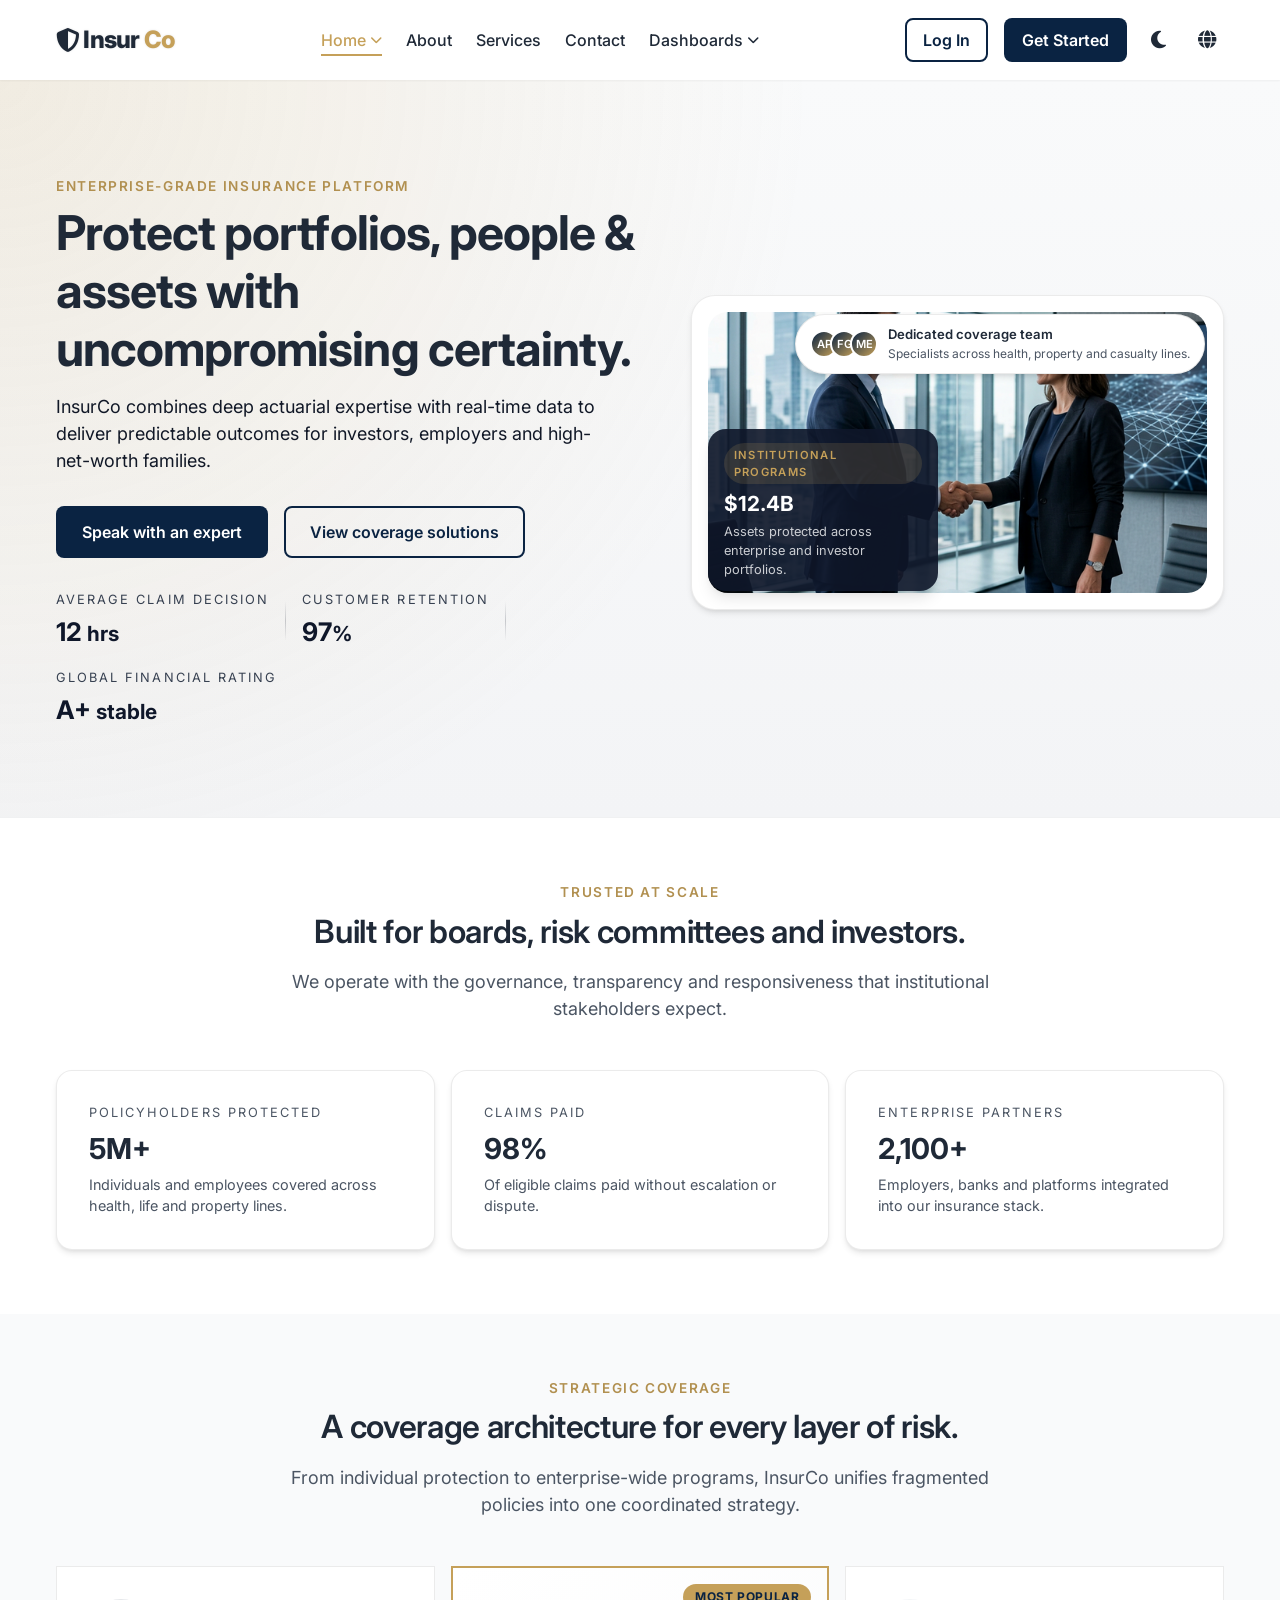
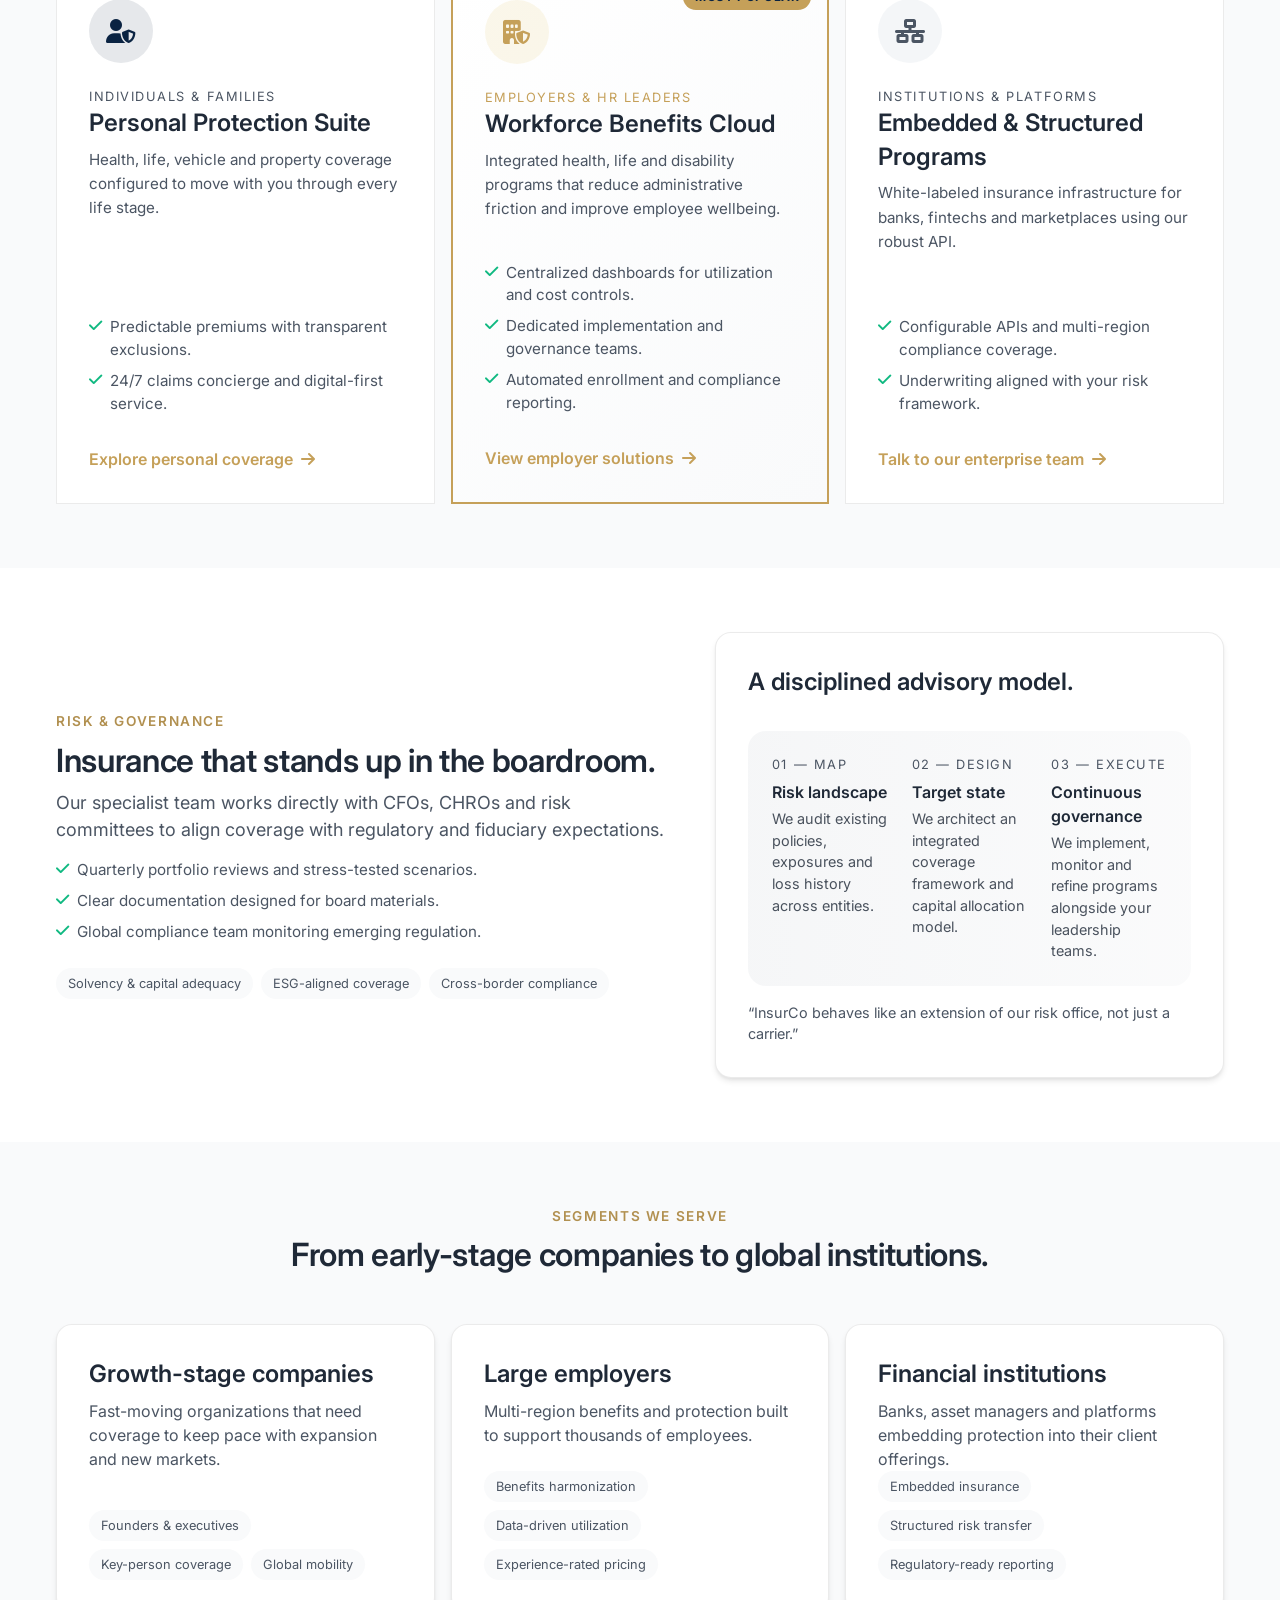
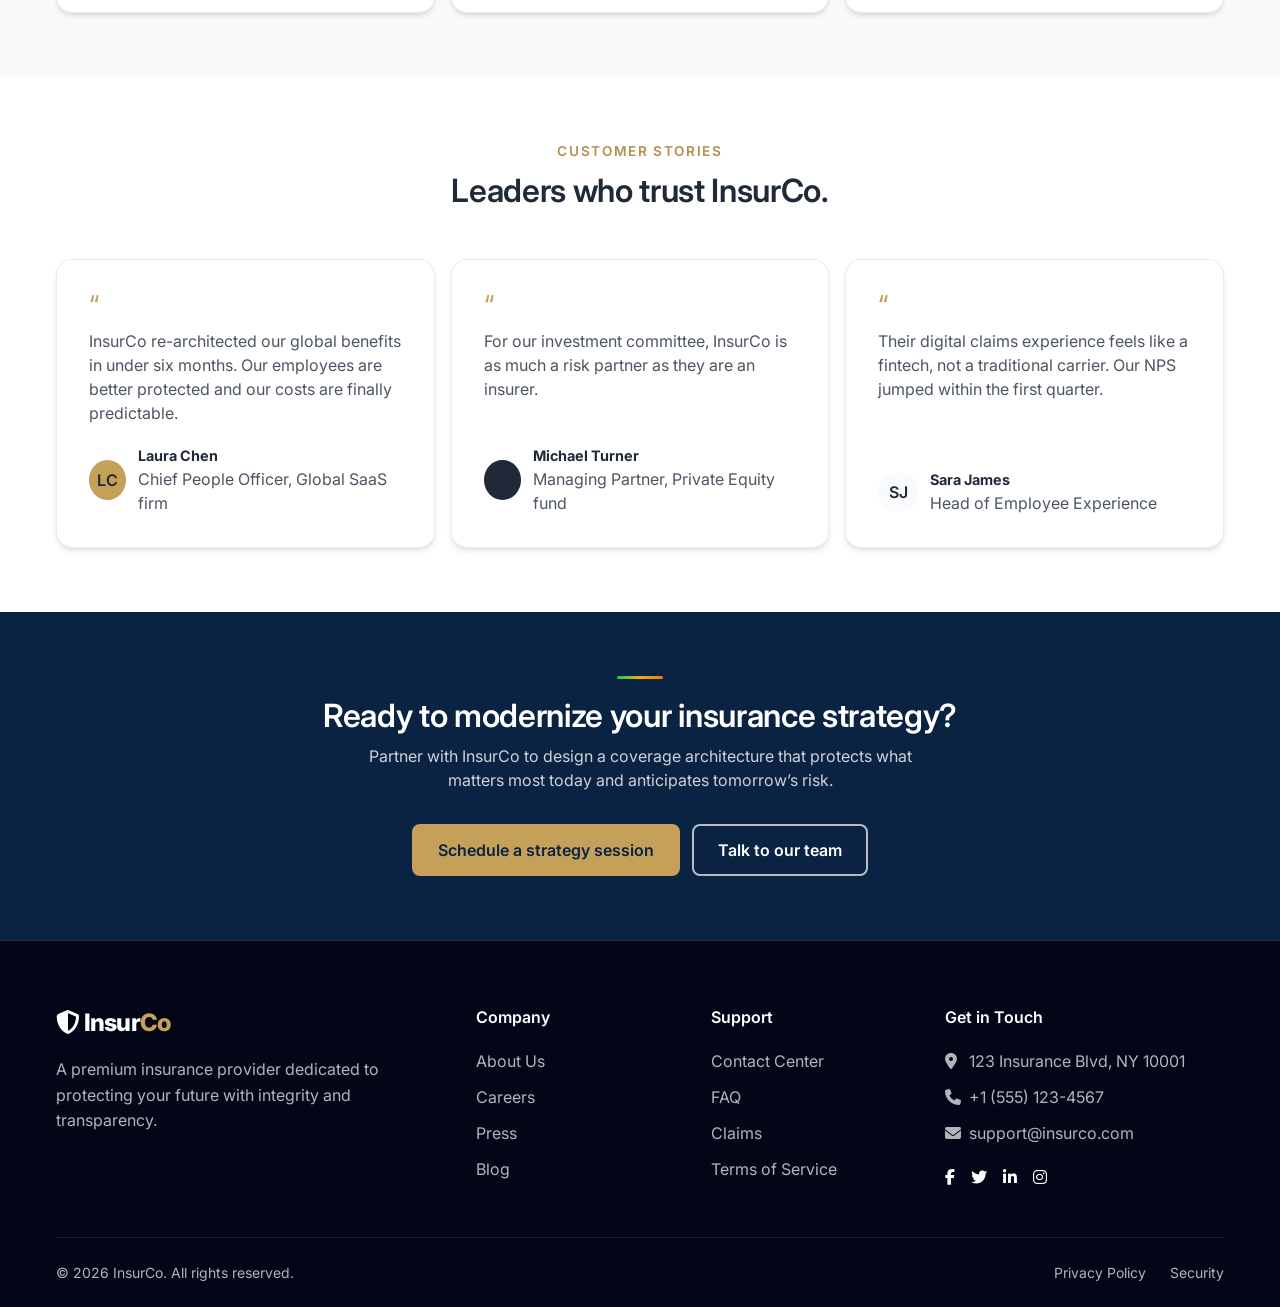
<file: index.html>
<!DOCTYPE html>
<html lang="en" dir="ltr">

<head>
    <meta charset="UTF-8">
    <meta name="viewport" content="width=device-width, initial-scale=1.0">
    <title>InsurCo - Premium Insurance Solutions</title>

    <!-- Favicon -->
    <link rel="icon" type="image/png" href="assets/images/favicon.png">

    <!-- Google Fonts: Inter -->
    <link rel="preconnect" href="https://fonts.googleapis.com">
    <link rel="preconnect" href="https://fonts.gstatic.com" crossorigin>
    <link href="https://fonts.googleapis.com/css2?family=Inter:wght@400;500;600;700;800&display=swap" rel="stylesheet">

    <!-- Font Awesome -->
    <link rel="stylesheet" href="https://cdnjs.cloudflare.com/ajax/libs/font-awesome/6.4.0/css/all.min.css">

    <!-- Custom CSS -->
    <link rel="stylesheet" href="assets/css/style.css">
</head>

<body>

    <!-- Navbar -->
    <nav class="navbar">
        <div class="container">
            <a href="index.html" class="brand-logo">
                <i class="fas fa-shield-halved"></i> Insur<span>Co</span>
            </a>

            <div class="nav-links">
                <!-- Home Dropdown -->
                <div class="dropdown">
                    <a href="#" class="nav-link dropdown-toggle active">Home <i class="fas fa-chevron-down"
                            style="font-size: 12px;"></i></a>
                    <div class="dropdown-menu">
                        <a href="index.html" class="dropdown-item active">Home V1</a>
                        <a href="home-v2.html" class="dropdown-item">Home V2</a>
                    </div>
                </div>

                <a href="about.html" class="nav-link">About</a>
                <a href="services.html" class="nav-link">Services</a>

                <a href="contact.html" class="nav-link">Contact</a>

                <!-- Dashboards Dropdown -->
                <div class="dropdown">
                    <a href="#" class="nav-link dropdown-toggle">Dashboards <i class="fas fa-chevron-down"
                            style="font-size: 12px;"></i></a>
                    <div class="dropdown-menu">
                        <a href="dashboard-user.html" class="dropdown-item">User Dashboard</a>
                        <a href="dashboard-admin.html" class="dropdown-item">Admin Dashboard</a>
                    </div>
                </div>
            </div>

            <div style="display: flex; align-items: center; gap: 1rem;">
                <!-- Desktop Buttons -->
                <div class="nav-buttons" style="display: flex; gap: 1rem; align-items: center;">
                    <a href="login.html" class="btn btn-outline" style="padding: 8px 16px;">Log In</a>
                    <a href="signup.html" class="btn btn-primary" style="padding: 8px 16px;">Get Started</a>
                </div>

                <!-- Theme Toggle -->
                <button class="theme-toggle" aria-label="Toggle Theme">
                    <i class="fas fa-moon"></i>
                    <i class="fas fa-sun"></i>
                </button>

                <!-- Globe Toggle -->
                <button class="language-toggle" aria-label="Switch Language">
                    <i class="fas fa-globe"></i>
                </button>

                <!-- Hamburger Menu Toggle (RTL-safe) -->
                <button class="menu-toggle" aria-label="Open menu">
                    <span></span>
                    <span></span>
                    <span></span>
                </button>

                <!-- Mobile Menu Button (Legacy) -->
                <button class="mobile-menu-btn" aria-label="Toggle Menu">
                    <i class="fas fa-bars"></i>
                </button>
            </div>
        </div>
    </nav>

    <!-- Mobile Menu -->
    <div class="mobile-menu">
        <div style="padding: 8px 0; border-bottom: 1px solid #eee; margin-bottom: 8px;">
            <span
                style="display: block; padding: 8px 0 8px 0; font-weight: 600; color: var(--text-light); font-size: 0.875rem;">Home
                Layouts</span>
            <a href="index.html" class="nav-link active" style="padding-left: 16px;">Home V1</a>
            <a href="home-v2.html" class="nav-link" style="padding-left: 16px;">Home V2</a>
        </div>
        <a href="about.html" class="nav-link">About</a>
        <a href="services.html" class="nav-link">Services</a>
        <a href="contact.html" class="nav-link">Contact</a>
        <div style="padding: 8px 0; border-top: 1px solid #eee; border-bottom: 1px solid #eee; margin: 8px 0;">
            <span
                style="display: block; padding: 8px 0; font-weight: 600; color: var(--text-light); font-size: 0.875rem;">Dashboards</span>
            <a href="dashboard-user.html" class="nav-link" style="padding-left: 16px;">User Dashboard</a>
            <a href="dashboard-admin.html" class="nav-link" style="padding-left: 16px;">Admin Dashboard</a>
        </div>
        <hr style="border: 0; border-top: 1px solid #eee;">
        <a href="login.html" class="btn btn-outline" style="width: 100%;">Log In</a>
        <a href="signup.html" class="btn btn-primary" style="width: 100%;">Get Started</a>
    </div>

    <!-- Home V1 – Modern Premium Corporate -->
    <section class="home-hero-v1">
        <div class="container">
            <div class="home-hero-grid">
                <div class="reveal-up">
                    <p class="section-kicker">Enterprise-grade insurance platform</p>
                    <h1 class="h1 home-hero-heading">
                        Protect portfolios, people &amp; assets with uncompromising certainty.
                    </h1>
                    <p class="home-hero-subtitle">
                        InsurCo combines deep actuarial expertise with real-time data to deliver predictable outcomes
                        for
                        investors, employers and high-net-worth families.
                    </p>
                    <div class="home-hero-actions">
                        <a href="signup.html" class="btn btn-primary">Speak with an expert</a>
                        <a href="services.html" class="btn btn-outline">View coverage solutions</a>
                    </div>
                    <div class="home-hero-meta">
                        <div class="meta-item">
                            <p class="meta-label">Average claim decision</p>
                            <p class="meta-value"><span>12</span> hrs</p>
                        </div>
                        <div class="meta-divider" aria-hidden="true"></div>
                        <div class="meta-item">
                            <p class="meta-label">Customer retention</p>
                            <p class="meta-value"><span>97</span>%</p>
                        </div>
                        <div class="meta-divider" aria-hidden="true"></div>
                        <div class="meta-item">
                            <p class="meta-label">Global financial rating</p>
                            <p class="meta-value"><span>A+</span> stable</p>
                        </div>
                    </div>
                </div>
                <div class="home-hero-visual reveal-up reveal-delay-1">
                    <div class="home-hero-card card">
                        <div class="image-wrapper home-hero-image">
                            <img src="assets/images/service-corporate.png"
                                alt="Insurance experts partnering with corporate clients">
                        </div>
                        <div class="home-hero-floating-metric">
                            <span class="badge-soft badge-soft-gold">Institutional programs</span>
                            <p class="floating-value">$12.4B</p>
                            <p class="floating-label">Assets protected across enterprise and investor portfolios.</p>
                        </div>
                        <div class="home-hero-floating-stack">
                            <div class="avatar-stack">
                                <span class="avatar-pill">AP</span>
                                <span class="avatar-pill">FG</span>
                                <span class="avatar-pill">ME</span>
                            </div>
                            <div>
                                <p class="floating-title">Dedicated coverage team</p>
                                <p class="floating-caption">Specialists across health, property and casualty lines.</p>
                            </div>
                        </div>
                    </div>
                </div>
            </div>
        </div>
    </section>

    <!-- Section 2: Trust & scale metrics -->
    <section class="section bg-surface home-trust-strip">
        <div class="container">
            <div class="section-header section-header-center reveal-up">
                <p class="section-kicker">Trusted at scale</p>
                <h2 class="h2">Built for boards, risk committees and investors.</h2>
                <p class="section-description">
                    We operate with the governance, transparency and responsiveness that institutional stakeholders
                    expect.
                </p>
            </div>
            <div class="grid-cols-3 metric-grid">
                <div class="card metric-card reveal-up">
                    <p class="metric-label">Policyholders protected</p>
                    <p class="metric-value">5M+</p>
                    <p class="metric-helper">Individuals and employees covered across health, life and property lines.
                    </p>
                </div>
                <div class="card metric-card reveal-up reveal-delay-1">
                    <p class="metric-label">Claims paid</p>
                    <p class="metric-value">98%</p>
                    <p class="metric-helper">Of eligible claims paid without escalation or dispute.</p>
                </div>
                <div class="card metric-card reveal-up reveal-delay-2">
                    <p class="metric-label">Enterprise partners</p>
                    <p class="metric-value">2,100+</p>
                    <p class="metric-helper">Employers, banks and platforms integrated into our insurance stack.</p>
                </div>
            </div>
        </div>
    </section>

    <!-- Section 3: Strategic coverage solutions -->
    <section class="section bg-light">
        <div class="container">
            <div class="section-header section-header-center reveal-up">
                <p class="section-kicker">Strategic coverage</p>
                <h2 class="h2">A coverage architecture for every layer of risk.</h2>
                <p class="section-description">
                    From individual protection to enterprise-wide programs, InsurCo unifies fragmented policies into one
                    coordinated strategy.
                </p>
            </div>
            <div class="grid-cols-3 plan-grid">
                <!-- Personal Protection -->
                <div class="plan-card-v2 reveal-up">
                    <div class="plan-icon-wrapper icon-blue">
                        <i class="fas fa-user-shield"></i>
                    </div>
                    <p class="plan-meta">Individuals & families</p>
                    <h3 class="h3">Personal Protection Suite</h3>
                    <p class="text-muted">
                        Health, life, vehicle and property coverage configured to move with you through every life stage.
                    </p>
                    <ul class="list-check">
                        <li><i class="fas fa-check"></i><span>Predictable premiums with transparent exclusions.</span></li>
                        <li><i class="fas fa-check"></i><span>24/7 claims concierge and digital-first service.</span></li>
                    </ul>
                    <a href="services.html" class="btn-link">Explore personal coverage <i class="fas fa-arrow-right"></i></a>
                </div>

                <!-- Workforce Benefits (Featured) -->
                <div class="plan-card-v2 featured reveal-up reveal-delay-1">
                    <span class="featured-badge">Most Popular</span>
                    <div class="plan-icon-wrapper icon-gold">
                        <i class="fas fa-building-shield"></i>
                    </div>
                    <p class="plan-meta" style="color: var(--secondary-color);">Employers & HR leaders</p>
                    <h3 class="h3">Workforce Benefits Cloud</h3>
                    <p class="text-muted">
                        Integrated health, life and disability programs that reduce administrative friction and improve employee wellbeing.
                    </p>
                    <ul class="list-check">
                        <li><i class="fas fa-check"></i><span>Centralized dashboards for utilization and cost controls.</span></li>
                        <li><i class="fas fa-check"></i><span>Dedicated implementation and governance teams.</span></li>
                        <li><i class="fas fa-check"></i><span>Automated enrollment and compliance reporting.</span></li>
                    </ul>
                    <a href="services.html" class="btn-link">View employer solutions <i class="fas fa-arrow-right"></i></a>
                </div>

                <!-- Embedded Programs -->
                <div class="plan-card-v2 reveal-up reveal-delay-2">
                    <div class="plan-icon-wrapper icon-slate">
                        <i class="fas fa-network-wired"></i>
                    </div>
                    <p class="plan-meta">Institutions & platforms</p>
                    <h3 class="h3">Embedded & Structured Programs</h3>
                    <p class="text-muted">
                        White-labeled insurance infrastructure for banks, fintechs and marketplaces using our robust API.
                    </p>
                    <ul class="list-check">
                        <li><i class="fas fa-check"></i><span>Configurable APIs and multi-region compliance coverage.</span></li>
                        <li><i class="fas fa-check"></i><span>Underwriting aligned with your risk framework.</span></li>
                    </ul>
                    <a href="services.html" class="btn-link">Talk to our enterprise team <i class="fas fa-arrow-right"></i></a>
                </div>
            </div>
        </div>
    </section>

    <!-- Section 4: Governance & advisory -->
    <section class="section bg-surface">
        <div class="container">
            <div class="section-split">
                <div class="reveal-up">
                    <p class="section-kicker">Risk &amp; governance</p>
                    <h2 class="h2">Insurance that stands up in the boardroom.</h2>
                    <p class="section-description" style="margin-top: 8px;">
                        Our specialist team works directly with CFOs, CHROs and risk committees to align coverage with
                        regulatory and fiduciary expectations.
                    </p>
                    <ul class="list-check">
                        <li><i class="fas fa-check"></i><span>Quarterly portfolio reviews and stress-tested
                                scenarios.</span>
                        </li>
                        <li><i class="fas fa-check"></i><span>Clear documentation designed for board materials.</span>
                        </li>
                        <li><i class="fas fa-check"></i><span>Global compliance team monitoring emerging
                                regulation.</span>
                        </li>
                    </ul>
                    <div class="pill-row">
                        <span class="pill">Solvency &amp; capital adequacy</span>
                        <span class="pill">ESG-aligned coverage</span>
                        <span class="pill">Cross-border compliance</span>
                    </div>
                </div>
                <div class="reveal-up reveal-delay-1">
                    <div class="card">
                        <h3 class="h3">A disciplined advisory model.</h3>
                        <div class="timeline">
                            <div class="timeline-steps">
                                <div>
                                    <p class="timeline-step-label">01 — Map</p>
                                    <p class="timeline-step-title">Risk landscape</p>
                                    <p class="timeline-step-copy">We audit existing policies, exposures and loss history
                                        across entities.</p>
                                </div>
                                <div>
                                    <p class="timeline-step-label">02 — Design</p>
                                    <p class="timeline-step-title">Target state</p>
                                    <p class="timeline-step-copy">We architect an integrated coverage framework and
                                        capital
                                        allocation model.</p>
                                </div>
                                <div>
                                    <p class="timeline-step-label">03 — Execute</p>
                                    <p class="timeline-step-title">Continuous governance</p>
                                    <p class="timeline-step-copy">We implement, monitor and refine programs alongside
                                        your
                                        leadership teams.</p>
                                </div>
                            </div>
                        </div>
                        <p class="text-muted" style="margin-top: var(--spacing-md); font-size: 0.9rem;">
                            “InsurCo behaves like an extension of our risk office, not just a carrier.”
                        </p>
                    </div>
                </div>
            </div>
        </div>
    </section>

    <!-- Section 5: Segments we serve -->
    <section class="section bg-light">
        <div class="container">
            <div class="section-header section-header-center reveal-up">
                <p class="section-kicker">Segments we serve</p>
                <h2 class="h2">From early-stage companies to global institutions.</h2>
            </div>
            <div class="grid-cols-3 plan-grid">
                <div class="card reveal-up">
                    <h3 class="h3">Growth-stage companies</h3>
                    <p class="text-muted" style="margin-top: 8px;">
                        Fast-moving organizations that need coverage to keep pace with expansion and new markets.
                    </p>
                    <div class="pill-row">
                        <span class="pill">Founders &amp; executives</span>
                        <span class="pill">Key-person coverage</span>
                        <span class="pill">Global mobility</span>
                    </div>
                </div>
                <div class="card reveal-up reveal-delay-1">
                    <h3 class="h3">Large employers</h3>
                    <p class="text-muted" style="margin-top: 8px;">
                        Multi-region benefits and protection built to support thousands of employees.
                    </p>
                    <div class="pill-row">
                        <span class="pill">Benefits harmonization</span>
                        <span class="pill">Data-driven utilization</span>
                        <span class="pill">Experience-rated pricing</span>
                    </div>
                </div>
                <div class="card reveal-up reveal-delay-2">
                    <h3 class="h3">Financial institutions</h3>
                    <p class="text-muted" style="margin-top: 8px;">
                        Banks, asset managers and platforms embedding protection into their client offerings.
                    </p>
                    <div class="pill-row">
                        <span class="pill">Embedded insurance</span>
                        <span class="pill">Structured risk transfer</span>
                        <span class="pill">Regulatory-ready reporting</span>
                    </div>
                </div>
            </div>
        </div>
    </section>

    <!-- Section 6: Customer stories -->
    <section class="section bg-surface">
        <div class="container">
            <div class="section-header section-header-center reveal-up">
                <p class="section-kicker">Customer stories</p>
                <h2 class="h2">Leaders who trust InsurCo.</h2>
            </div>
            <div class="grid-cols-3 testimonial-grid">
                <div class="card reveal-up">
                    <div class="quote-mark">“</div>
                    <p class="text-muted" style="margin-bottom: 20px;">
                        InsurCo re-architected our global benefits in under six months. Our employees are better
                        protected and our costs are finally predictable.
                    </p>
                    <div class="user-profile">
                        <div class="avatar" style="background-color: var(--secondary-color);">LC</div>
                        <div>
                            <p style="font-weight: 700; font-size: 0.9rem;">Laura Chen</p>
                            <p class="text-muted text-xs">Chief People Officer, Global SaaS firm</p>
                        </div>
                    </div>
                </div>
                <div class="card reveal-up reveal-delay-1">
                    <div class="quote-mark">“</div>
                    <p class="text-muted" style="margin-bottom: 20px;">
                        For our investment committee, InsurCo is as much a risk partner as they are an insurer.
                    </p>
                    <div class="user-profile">
                        <div class="avatar" style="background-color: var(--text-dark);">MT</div>
                        <div>
                            <p style="font-weight: 700; font-size: 0.9rem;">Michael Turner</p>
                            <p class="text-muted text-xs">Managing Partner, Private Equity fund</p>
                        </div>
                    </div>
                </div>
                <div class="card reveal-up reveal-delay-2">
                    <div class="quote-mark">“</div>
                    <p class="text-muted" style="margin-bottom: 20px;">
                        Their digital claims experience feels like a fintech, not a traditional carrier. Our NPS jumped
                        within the first quarter.
                    </p>
                    <div class="user-profile">
                        <div class="avatar">SJ</div>
                        <div>
                            <p style="font-weight: 700; font-size: 0.9rem;">Sara James</p>
                            <p class="text-muted text-xs">Head of Employee Experience</p>
                        </div>
                    </div>
                </div>
            </div>
        </div>
    </section>

    <!-- Section 7: Primary call to action -->
    <section class="section bg-primary home-cta-band">
        <div class="container">
            <div class="accent-stripe" style="margin: 0 auto var(--spacing-md);"></div>
            <h2 class="h2" style="color: white; margin-bottom: 8px;">Ready to modernize your insurance strategy?</h2>
            <p>
                Partner with InsurCo to design a coverage architecture that protects what matters most today and
                anticipates
                tomorrow’s risk.
            </p>
            <div style="display: flex; flex-wrap: wrap; gap: 12px; justify-content: center;">
                <a href="signup.html" class="btn btn-secondary">Schedule a strategy session</a>
                <a href="contact.html" class="btn btn-outline"
                    style="border-color: rgba(255,255,255,0.7); color: white;">Talk to our team</a>
            </div>
        </div>
    </section>

    <!-- Footer -->
    <footer>
        <div class="container">
            <div class="footer-grid">
                <div>
                    <a href="index.html" class="brand-logo"
                        style="color: white; margin-bottom: 16px; display: inline-block;">
                        <i class="fas fa-shield-halved"></i> Insur<span style="color: var(--secondary-color);">Co</span>
                    </a>
                    <p style="color: rgba(255,255,255,0.7); line-height: 1.6;">
                        A premium insurance provider dedicated to protecting your future with integrity and
                        transparency.
                    </p>
                </div>

                <div>
                    <h4 style="font-weight: 600; margin-bottom: 20px; color: white;">Company</h4>
                    <ul style="display: flex; flex-direction: column; gap: 12px;">
                        <li><a href="about.html" style="color: rgba(255,255,255,0.7);">About Us</a></li>
                        <li><a href="#" style="color: rgba(255,255,255,0.7);">Careers</a></li>
                        <li><a href="#" style="color: rgba(255,255,255,0.7);">Press</a></li>
                        <li><a href="#" style="color: rgba(255,255,255,0.7);">Blog</a></li>
                    </ul>
                </div>

                <div>
                    <h4 style="font-weight: 600; margin-bottom: 20px; color: white;">Support</h4>
                    <ul style="display: flex; flex-direction: column; gap: 12px;">
                        <li><a href="contact.html" style="color: rgba(255,255,255,0.7);">Contact Center</a></li>
                        <li><a href="#" style="color: rgba(255,255,255,0.7);">FAQ</a></li>
                        <li><a href="#" style="color: rgba(255,255,255,0.7);">Claims</a></li>
                        <li><a href="#" style="color: rgba(255,255,255,0.7);">Terms of Service</a></li>
                    </ul>
                </div>

                <div>
                    <h4 style="font-weight: 600; margin-bottom: 20px; color: white;">Get in Touch</h4>
                    <p style="color: rgba(255,255,255,0.7); margin-bottom: 12px;">
                        <i class="fas fa-map-marker-alt" style="width: 20px;"></i> 123 Insurance Blvd, NY 10001
                    </p>
                    <p style="color: rgba(255,255,255,0.7); margin-bottom: 12px;">
                        <i class="fas fa-phone" style="width: 20px;"></i> +1 (555) 123-4567
                    </p>
                    <p style="color: rgba(255,255,255,0.7); margin-bottom: 20px;">
                        <i class="fas fa-envelope" style="width: 20px;"></i> support@insurco.com
                    </p>
                    <div style="display: flex; gap: 16px;">
                        <a href="#" style="color: white;"><i class="fab fa-facebook-f"></i></a>
                        <a href="#" style="color: white;"><i class="fab fa-twitter"></i></a>
                        <a href="#" style="color: white;"><i class="fab fa-linkedin-in"></i></a>
                        <a href="#" style="color: white;"><i class="fab fa-instagram"></i></a>
                    </div>
                </div>
            </div>

            <div class="footer-bottom">
                <p>&copy; 2026 InsurCo. All rights reserved.</p>
                <div style="display: flex; gap: 24px;">
                    <a href="#">Privacy Policy</a>
                    <a href="#">Security</a>
                </div>
            </div>
        </div>
    </footer>

    <!-- Main JS -->
    <script src="assets/js/main.js"></script>

</body>

</html>
</file>
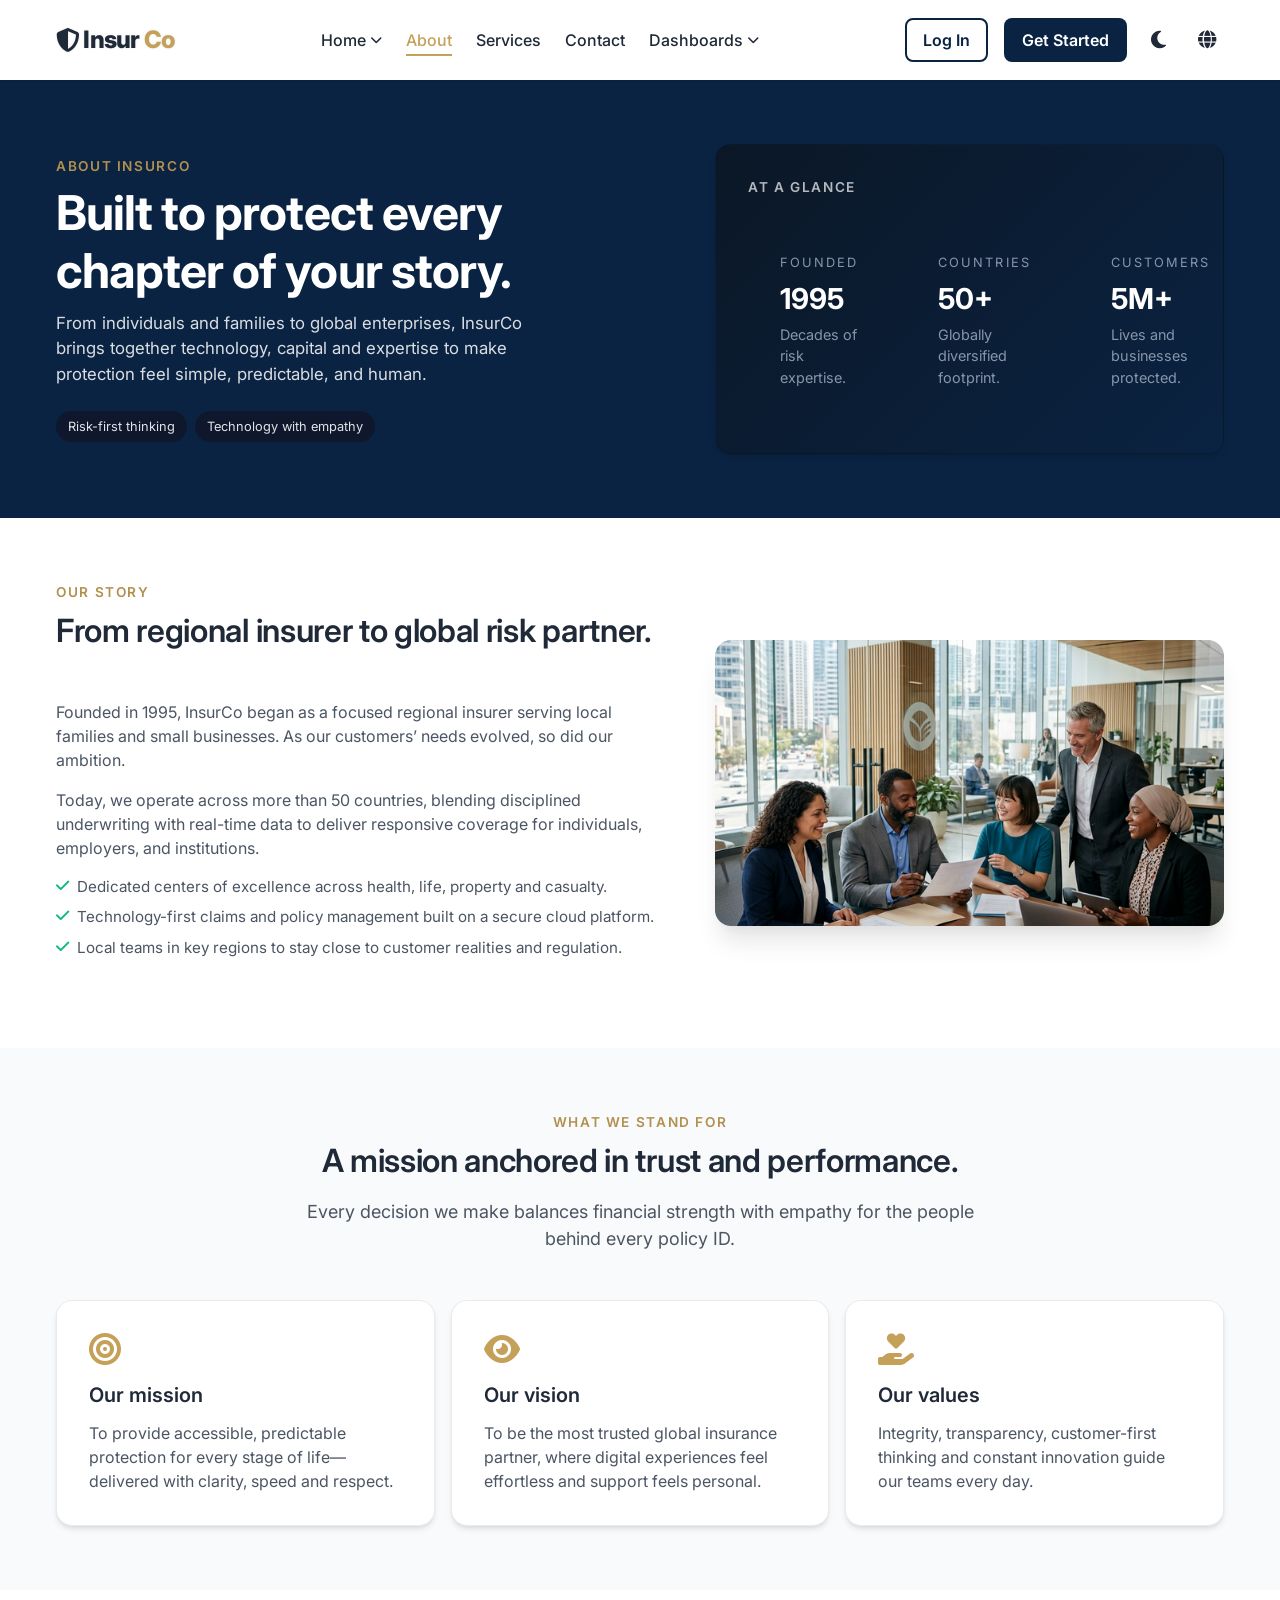
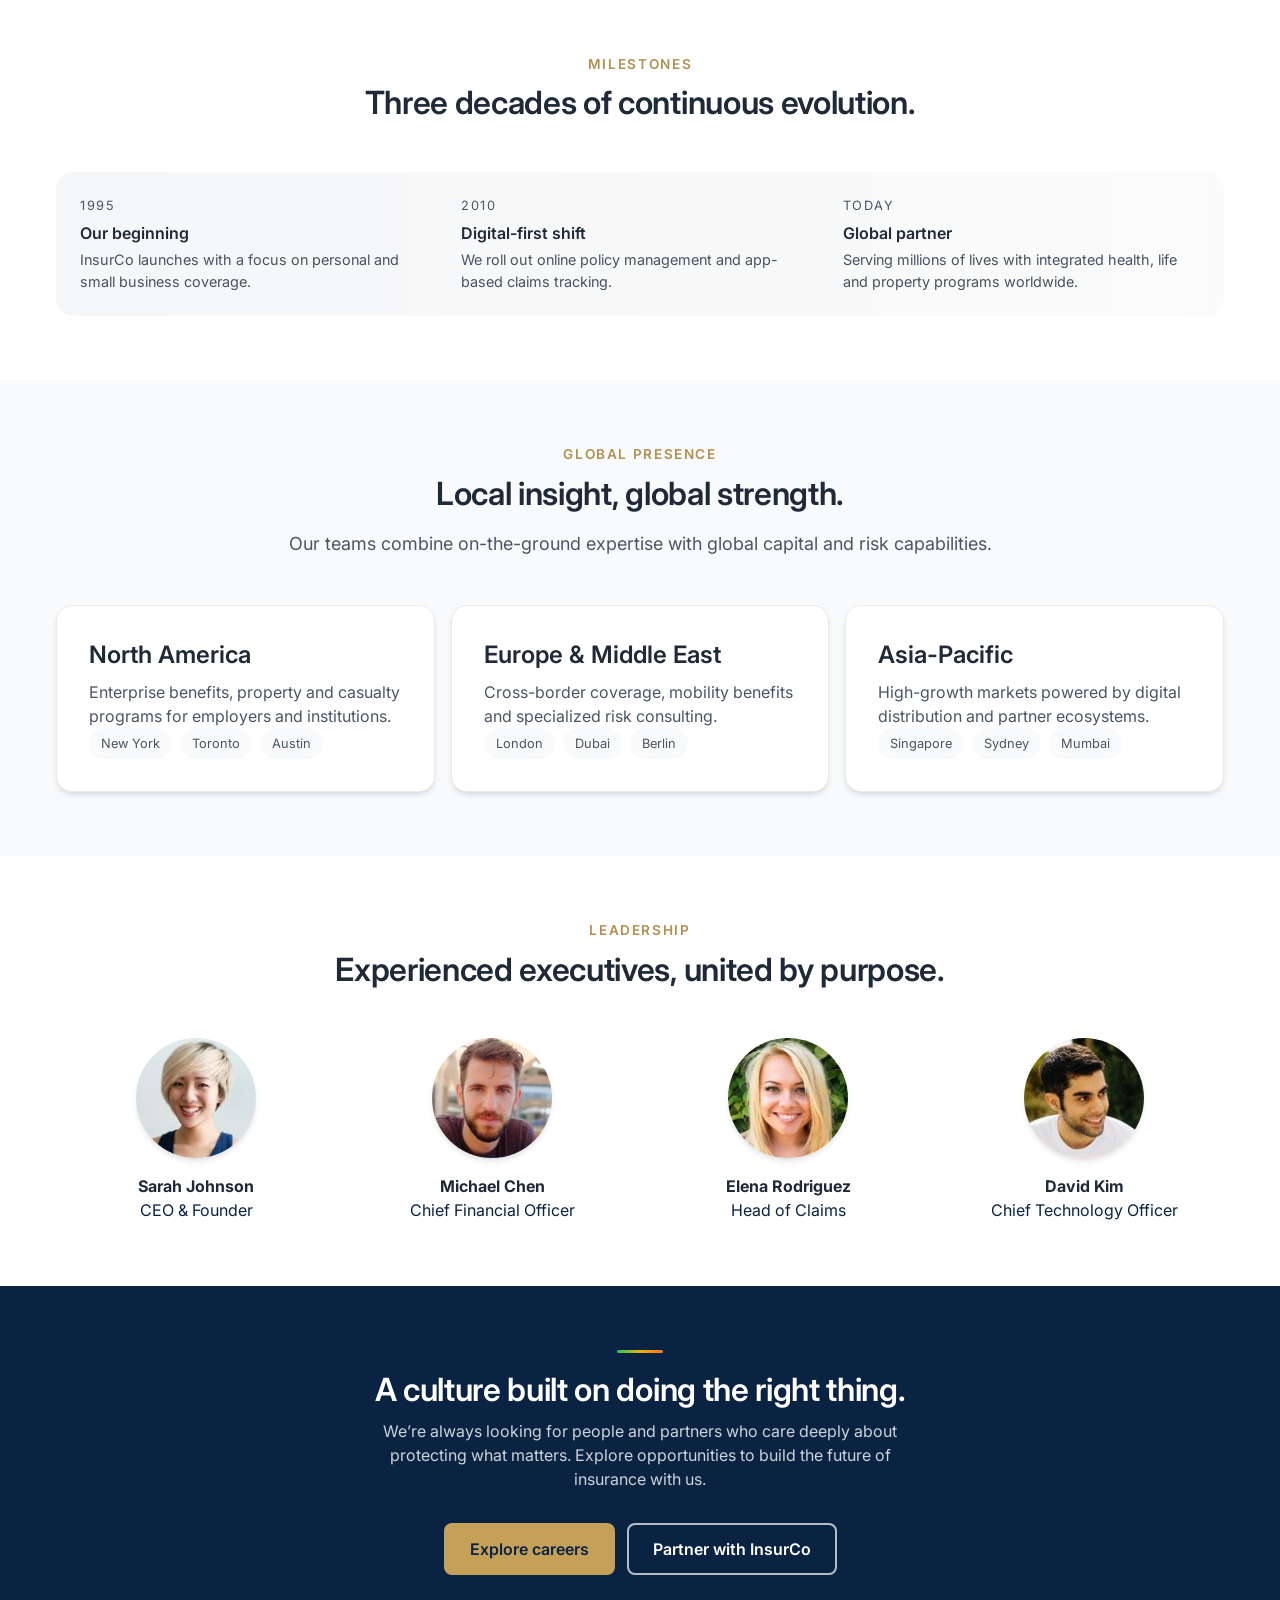
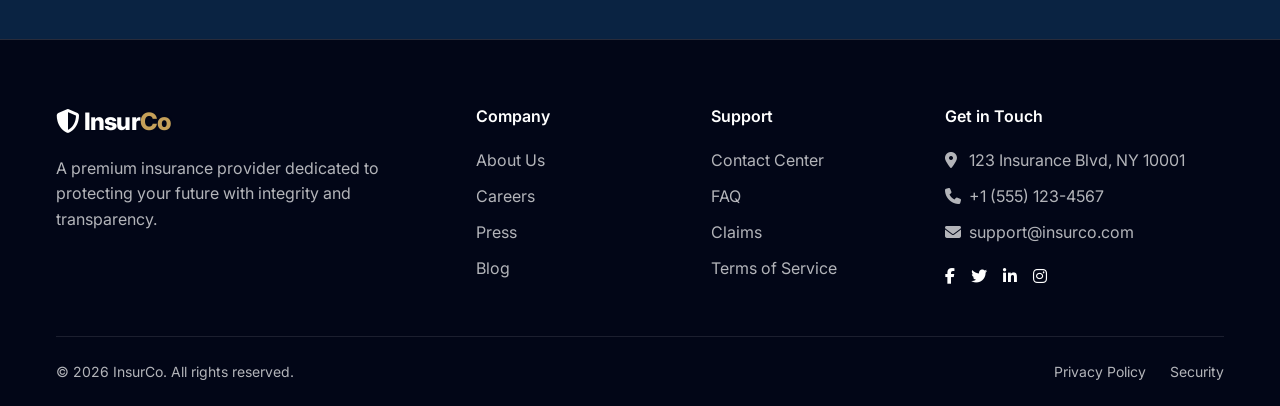
<file: about.html>
<!DOCTYPE html>
<html lang="en" dir="ltr">

<head>
    <meta charset="UTF-8">
    <meta name="viewport" content="width=device-width, initial-scale=1.0">
    <title>About Us - InsurCo</title>

    <!-- Favicon -->
    <link rel="icon" type="image/png" href="assets/images/favicon.png">

    <!-- Google Fonts: Inter -->
    <link rel="preconnect" href="https://fonts.googleapis.com">
    <link rel="preconnect" href="https://fonts.gstatic.com" crossorigin>
    <link href="https://fonts.googleapis.com/css2?family=Inter:wght@400;500;600;700;800&display=swap" rel="stylesheet">

    <!-- Font Awesome -->
    <link rel="stylesheet" href="https://cdnjs.cloudflare.com/ajax/libs/font-awesome/6.4.0/css/all.min.css">

    <!-- Custom CSS -->
    <link rel="stylesheet" href="assets/css/style.css">
</head>

<body>

    <!-- Navbar -->
    <nav class="navbar">
        <div class="container">
            <a href="index.html" class="brand-logo">
                <i class="fas fa-shield-halved"></i> Insur<span>Co</span>
            </a>

            <div class="nav-links">
                <!-- Home Dropdown -->
                <div class="dropdown">
                    <a href="#" class="nav-link dropdown-toggle">Home <i class="fas fa-chevron-down"
                            style="font-size: 12px;"></i></a>
                    <div class="dropdown-menu">
                        <a href="index.html" class="dropdown-item">Home V1</a>
                        <a href="home-v2.html" class="dropdown-item">Home V2</a>
                    </div>
                </div>

                <a href="about.html" class="nav-link active">About</a>
                <a href="services.html" class="nav-link">Services</a>

                <a href="contact.html" class="nav-link">Contact</a>

                <!-- Dashboards Dropdown -->
                <div class="dropdown">
                    <a href="#" class="nav-link dropdown-toggle">Dashboards <i class="fas fa-chevron-down"
                            style="font-size: 12px;"></i></a>
                    <div class="dropdown-menu">
                        <a href="dashboard-user.html" class="dropdown-item">User Dashboard</a>
                        <a href="dashboard-admin.html" class="dropdown-item">Admin Dashboard</a>
                    </div>
                </div>
            </div>

            <div style="display: flex; align-items: center; gap: 1rem;">
                <!-- Desktop Buttons -->
                <div class="nav-buttons" style="display: flex; gap: 1rem; align-items: center;">
                    <a href="login.html" class="btn btn-outline" style="padding: 8px 16px;">Log In</a>
                    <a href="signup.html" class="btn btn-primary" style="padding: 8px 16px;">Get Started</a>
                </div>

                <!-- Theme Toggle -->
                <button class="theme-toggle" aria-label="Toggle Theme">
                    <i class="fas fa-moon"></i>
                    <i class="fas fa-sun"></i>
                </button>

                <!-- Globe Toggle -->
                <button class="language-toggle" aria-label="Switch Language">
                    <i class="fas fa-globe"></i>
                </button>

                <!-- Hamburger Menu Toggle (RTL-safe) -->
                <button class="menu-toggle" aria-label="Open menu">
                    <span></span>
                    <span></span>
                    <span></span>
                </button>

                <!-- Mobile Menu Button (Legacy) -->
                <button class="mobile-menu-btn" aria-label="Toggle Menu">
                    <i class="fas fa-bars"></i>
                </button>
            </div>
        </div>
    </nav>

    <!-- Mobile Menu -->
    <div class="mobile-menu">
        <div style="padding: 8px 0; border-bottom: 1px solid #eee; margin-bottom: 8px;">
            <span
                style="display: block; padding: 8px 0 8px 0; font-weight: 600; color: var(--text-light); font-size: 0.875rem;">Home
                Layouts</span>
            <a href="index.html" class="nav-link" style="padding-left: 16px;">Home V1</a>
            <a href="home-v2.html" class="nav-link" style="padding-left: 16px;">Home V2</a>
        </div>
        <a href="about.html" class="nav-link active">About</a>
        <a href="services.html" class="nav-link">Services</a>
        <a href="contact.html" class="nav-link">Contact</a>
        <div style="padding: 8px 0; border-top: 1px solid #eee; border-bottom: 1px solid #eee; margin: 8px 0;">
            <span
                style="display: block; padding: 8px 0; font-weight: 600; color: var(--text-light); font-size: 0.875rem;">Dashboards</span>
            <a href="dashboard-user.html" class="nav-link" style="padding-left: 16px;">User Dashboard</a>
            <a href="dashboard-admin.html" class="nav-link" style="padding-left: 16px;">Admin Dashboard</a>
        </div>
        <hr style="border: 0; border-top: 1px solid #eee;">
        <a href="login.html" class="btn btn-outline" style="width: 100%;">Log In</a>
        <a href="signup.html" class="btn btn-primary" style="width: 100%;">Get Started</a>
    </div>

    <!-- About Hero -->
    <section class="section bg-primary">
        <div class="container">
            <div class="section-split" style="align-items: center;">
                <div class="reveal-up">
                    <p class="section-kicker" style="color: var(--secondary-color);">About InsurCo</p>
                    <h1 class="h1" style="color: white; margin-bottom: 12px;">Built to protect every chapter of your
                        story.</h1>
                    <p style="color: rgba(255,255,255,0.85); font-size: 1.05rem; max-width: 32rem;">
                        From individuals and families to global enterprises, InsurCo brings together technology, capital
                        and
                        expertise to make protection feel simple, predictable, and human.
                    </p>
                    <div class="pill-row" style="margin-top: var(--spacing-lg);">
                        <span class="pill" style="background-color: rgba(15,23,42,0.9); color: rgba(249,250,251,0.9);">
                            Risk-first thinking
                        </span>
                        <span class="pill" style="background-color: rgba(15,23,42,0.9); color: rgba(249,250,251,0.9);">
                            Technology with empathy
                        </span>
                    </div>
                </div>
                <div class="reveal-up reveal-delay-1">
                    <div class="card" style="background: linear-gradient(135deg, #0b1726, #0a2342); color: white;">
                        <p class="section-kicker" style="color: rgba(248,250,252,0.8);">At a glance</p>
                        <div class="grid-cols-3 metric-grid" style="margin-top: var(--spacing-md);">
                            <div class="metric-card" style="background: transparent; box-shadow: none; border: 0;">
                                <p class="metric-label" style="color: rgba(148,163,184,0.9);">Founded</p>
                                <p class="metric-value" style="color: white;">1995</p>
                                <p class="metric-helper" style="color: rgba(148,163,184,0.9);">Decades of risk
                                    expertise.</p>
                            </div>
                            <div class="metric-card" style="background: transparent; box-shadow: none; border: 0;">
                                <p class="metric-label" style="color: rgba(148,163,184,0.9);">Countries</p>
                                <p class="metric-value" style="color: white;">50+</p>
                                <p class="metric-helper" style="color: rgba(148,163,184,0.9);">Globally diversified
                                    footprint.</p>
                            </div>
                            <div class="metric-card" style="background: transparent; box-shadow: none; border: 0;">
                                <p class="metric-label" style="color: rgba(148,163,184,0.9);">Customers</p>
                                <p class="metric-value" style="color: white;">5M+</p>
                                <p class="metric-helper" style="color: rgba(148,163,184,0.9);">Lives and businesses
                                    protected.</p>
                            </div>
                        </div>
                    </div>
                </div>
            </div>
        </div>
    </section>

    <!-- Company Story -->
    <section class="section bg-surface">
        <div class="container">
            <div class="section-split">
                <div class="reveal-up">
                    <div class="section-header">
                        <p class="section-kicker">Our story</p>
                        <h2 class="h2">From regional insurer to global risk partner.</h2>
                    </div>
                    <p class="text-muted" style="margin-bottom: 16px;">
                        Founded in 1995, InsurCo began as a focused regional insurer serving local families and small
                        businesses. As our customers’ needs evolved, so did our ambition.
                    </p>
                    <p class="text-muted" style="margin-bottom: 16px;">
                        Today, we operate across more than 50 countries, blending disciplined underwriting with
                        real-time
                        data to deliver responsive coverage for individuals, employers, and institutions.
                    </p>
                    <ul class="list-check">
                        <li><i class="fas fa-check"></i><span>Dedicated centers of excellence across health, life,
                                property
                                and casualty.</span></li>
                        <li><i class="fas fa-check"></i><span>Technology-first claims and policy management built on a
                                secure
                                cloud platform.</span></li>
                        <li><i class="fas fa-check"></i><span>Local teams in key regions to stay close to customer
                                realities
                                and regulation.</span></li>
                    </ul>
                </div>
                <div class="reveal-up reveal-delay-1">
                    <div class="image-wrapper"
                        style="border-radius: var(--radius-lg); overflow: hidden; box-shadow: var(--shadow-xl);">
                        <img src="assets/images/about-team.png" alt="InsurCo global team collaborating">
                    </div>
                </div>
            </div>
        </div>
    </section>

    <!-- Mission & Values -->
    <section class="section bg-light">
        <div class="container">
            <div class="section-header section-header-center reveal-up">
                <p class="section-kicker">What we stand for</p>
                <h2 class="h2">A mission anchored in trust and performance.</h2>
                <p class="section-description">
                    Every decision we make balances financial strength with empathy for the people behind every policy
                    ID.
                </p>
            </div>

            <div class="grid-cols-3">
                <div class="card reveal-up">
                    <i class="fas fa-bullseye fa-2x text-secondary" style="margin-bottom: 16px;"></i>
                    <h3 class="h3" style="font-size: 1.25rem; margin-bottom: 12px;">Our mission</h3>
                    <p class="text-muted">
                        To provide accessible, predictable protection for every stage of life—delivered with clarity,
                        speed
                        and respect.
                    </p>
                </div>
                <div class="card reveal-up reveal-delay-1">
                    <i class="fas fa-eye fa-2x text-secondary" style="margin-bottom: 16px;"></i>
                    <h3 class="h3" style="font-size: 1.25rem; margin-bottom: 12px;">Our vision</h3>
                    <p class="text-muted">
                        To be the most trusted global insurance partner, where digital experiences feel effortless and
                        support
                        feels personal.
                    </p>
                </div>
                <div class="card reveal-up reveal-delay-2">
                    <i class="fas fa-hand-holding-heart fa-2x text-secondary" style="margin-bottom: 16px;"></i>
                    <h3 class="h3" style="font-size: 1.25rem; margin-bottom: 12px;">Our values</h3>
                    <p class="text-muted">
                        Integrity, transparency, customer-first thinking and constant innovation guide our teams every
                        day.
                    </p>
                </div>
            </div>
        </div>
    </section>

    <!-- Milestones Timeline -->
    <section class="section bg-surface">
        <div class="container">
            <div class="section-header section-header-center reveal-up">
                <p class="section-kicker">Milestones</p>
                <h2 class="h2">Three decades of continuous evolution.</h2>
            </div>
            <div class="timeline reveal-up reveal-delay-1">
                <div class="timeline-steps">
                    <div>
                        <p class="timeline-step-label">1995</p>
                        <p class="timeline-step-title">Our beginning</p>
                        <p class="timeline-step-copy">InsurCo launches with a focus on personal and small business
                            coverage.</p>
                    </div>
                    <div>
                        <p class="timeline-step-label">2010</p>
                        <p class="timeline-step-title">Digital-first shift</p>
                        <p class="timeline-step-copy">We roll out online policy management and app-based claims
                            tracking.</p>
                    </div>
                    <div>
                        <p class="timeline-step-label">Today</p>
                        <p class="timeline-step-title">Global partner</p>
                        <p class="timeline-step-copy">Serving millions of lives with integrated health, life and
                            property
                            programs worldwide.</p>
                    </div>
                </div>
            </div>
        </div>
    </section>

    <!-- Global Presence -->
    <section class="section bg-light">
        <div class="container">
            <div class="section-header section-header-center reveal-up">
                <p class="section-kicker">Global presence</p>
                <h2 class="h2">Local insight, global strength.</h2>
                <p class="section-description">
                    Our teams combine on-the-ground expertise with global capital and risk capabilities.
                </p>
            </div>
            <div class="grid-cols-3 plan-grid">
                <div class="card reveal-up">
                    <h3 class="h3">North America</h3>
                    <p class="text-muted" style="margin-top: 8px;">
                        Enterprise benefits, property and casualty programs for employers and institutions.
                    </p>
                    <div class="pill-row">
                        <span class="pill">New York</span>
                        <span class="pill">Toronto</span>
                        <span class="pill">Austin</span>
                    </div>
                </div>
                <div class="card reveal-up reveal-delay-1">
                    <h3 class="h3">Europe &amp; Middle East</h3>
                    <p class="text-muted" style="margin-top: 8px;">
                        Cross-border coverage, mobility benefits and specialized risk consulting.
                    </p>
                    <div class="pill-row">
                        <span class="pill">London</span>
                        <span class="pill">Dubai</span>
                        <span class="pill">Berlin</span>
                    </div>
                </div>
                <div class="card reveal-up reveal-delay-2">
                    <h3 class="h3">Asia-Pacific</h3>
                    <p class="text-muted" style="margin-top: 8px;">
                        High-growth markets powered by digital distribution and partner ecosystems.
                    </p>
                    <div class="pill-row">
                        <span class="pill">Singapore</span>
                        <span class="pill">Sydney</span>
                        <span class="pill">Mumbai</span>
                    </div>
                </div>
            </div>
        </div>
    </section>

    <!-- Leadership -->
    <section class="section bg-surface">
        <div class="container">
            <div class="section-header section-header-center reveal-up">
                <p class="section-kicker">Leadership</p>
                <h2 class="h2">Experienced executives, united by purpose.</h2>
            </div>
            <div class="grid-cols-4">
                <div class="text-center reveal-up">
                    <img src="assets/images/team/sarah-johnson.jpg" alt="Sarah Johnson" class="leader-avatar">
                    <h4 style="font-weight: 700;">Sarah Johnson</h4>
                    <p class="text-primary text-sm">CEO &amp; Founder</p>
                </div>
                <div class="text-center reveal-up reveal-delay-1">
                    <img src="assets/images/team/michael-chen.jpg" alt="Michael Chen" class="leader-avatar">
                    <h4 style="font-weight: 700;">Michael Chen</h4>
                    <p class="text-primary text-sm">Chief Financial Officer</p>
                </div>
                <div class="text-center reveal-up reveal-delay-2">
                    <img src="assets/images/team/elena-rodriguez.jpg" alt="Elena Rodriguez" class="leader-avatar">
                    <h4 style="font-weight: 700;">Elena Rodriguez</h4>
                    <p class="text-primary text-sm">Head of Claims</p>
                </div>
                <div class="text-center reveal-up reveal-delay-3">
                    <img src="assets/images/team/david-kim.jpg" alt="David Kim" class="leader-avatar">
                    <h4 style="font-weight: 700;">David Kim</h4>
                    <p class="text-primary text-sm">Chief Technology Officer</p>
                </div>
            </div>
        </div>
    </section>

    <!-- Culture & CTA -->
    <section class="section bg-primary home-cta-band">
        <div class="container">
            <div class="accent-stripe" style="margin: 0 auto var(--spacing-md);"></div>
            <h2 class="h2" style="color: white; margin-bottom: 8px;">A culture built on doing the right thing.</h2>
            <p>
                We’re always looking for people and partners who care deeply about protecting what matters. Explore
                opportunities to build the future of insurance with us.
            </p>
            <div style="display: flex; flex-wrap: wrap; gap: 12px; justify-content: center;">
                <a href="#" class="btn btn-secondary">Explore careers</a>
                <a href="contact.html" class="btn btn-outline"
                    style="border-color: rgba(255,255,255,0.7); color: white;">Partner with InsurCo</a>
            </div>
        </div>
    </section>

    <!-- Footer -->
    <footer>
        <div class="container">
            <div class="footer-grid">
                <div>
                    <a href="index.html" class="brand-logo"
                        style="color: white; margin-bottom: 16px; display: inline-block;">
                        <i class="fas fa-shield-halved"></i> Insur<span style="color: var(--secondary-color);">Co</span>
                    </a>
                    <p style="color: rgba(255,255,255,0.7); line-height: 1.6;">
                        A premium insurance provider dedicated to protecting your future with integrity and
                        transparency.
                    </p>
                </div>

                <div>
                    <h4 style="font-weight: 600; margin-bottom: 20px; color: white;">Company</h4>
                    <ul style="display: flex; flex-direction: column; gap: 12px;">
                        <li><a href="about.html" style="color: rgba(255,255,255,0.7);">About Us</a></li>
                        <li><a href="#" style="color: rgba(255,255,255,0.7);">Careers</a></li>
                        <li><a href="#" style="color: rgba(255,255,255,0.7);">Press</a></li>
                        <li><a href="#" style="color: rgba(255,255,255,0.7);">Blog</a></li>
                    </ul>
                </div>

                <div>
                    <h4 style="font-weight: 600; margin-bottom: 20px; color: white;">Support</h4>
                    <ul style="display: flex; flex-direction: column; gap: 12px;">
                        <li><a href="contact.html" style="color: rgba(255,255,255,0.7);">Contact Center</a></li>
                        <li><a href="#" style="color: rgba(255,255,255,0.7);">FAQ</a></li>
                        <li><a href="#" style="color: rgba(255,255,255,0.7);">Claims</a></li>
                        <li><a href="#" style="color: rgba(255,255,255,0.7);">Terms of Service</a></li>
                    </ul>
                </div>

                <div>
                    <h4 style="font-weight: 600; margin-bottom: 20px; color: white;">Get in Touch</h4>
                    <p style="color: rgba(255,255,255,0.7); margin-bottom: 12px;">
                        <i class="fas fa-map-marker-alt" style="width: 20px;"></i> 123 Insurance Blvd, NY 10001
                    </p>
                    <p style="color: rgba(255,255,255,0.7); margin-bottom: 12px;">
                        <i class="fas fa-phone" style="width: 20px;"></i> +1 (555) 123-4567
                    </p>
                    <p style="color: rgba(255,255,255,0.7); margin-bottom: 20px;">
                        <i class="fas fa-envelope" style="width: 20px;"></i> support@insurco.com
                    </p>
                    <div style="display: flex; gap: 16px;">
                        <a href="#" style="color: white;"><i class="fab fa-facebook-f"></i></a>
                        <a href="#" style="color: white;"><i class="fab fa-twitter"></i></a>
                        <a href="#" style="color: white;"><i class="fab fa-linkedin-in"></i></a>
                        <a href="#" style="color: white;"><i class="fab fa-instagram"></i></a>
                    </div>
                </div>
            </div>

            <div class="footer-bottom">
                <p>&copy; 2026 InsurCo. All rights reserved.</p>
                <div style="display: flex; gap: 24px;">
                    <a href="#">Privacy Policy</a>
                    <a href="#">Security</a>
                </div>
            </div>
        </div>
    </footer>

    <!-- Main JS -->
    <script src="assets/js/main.js"></script>

</body>

</html>
</file>
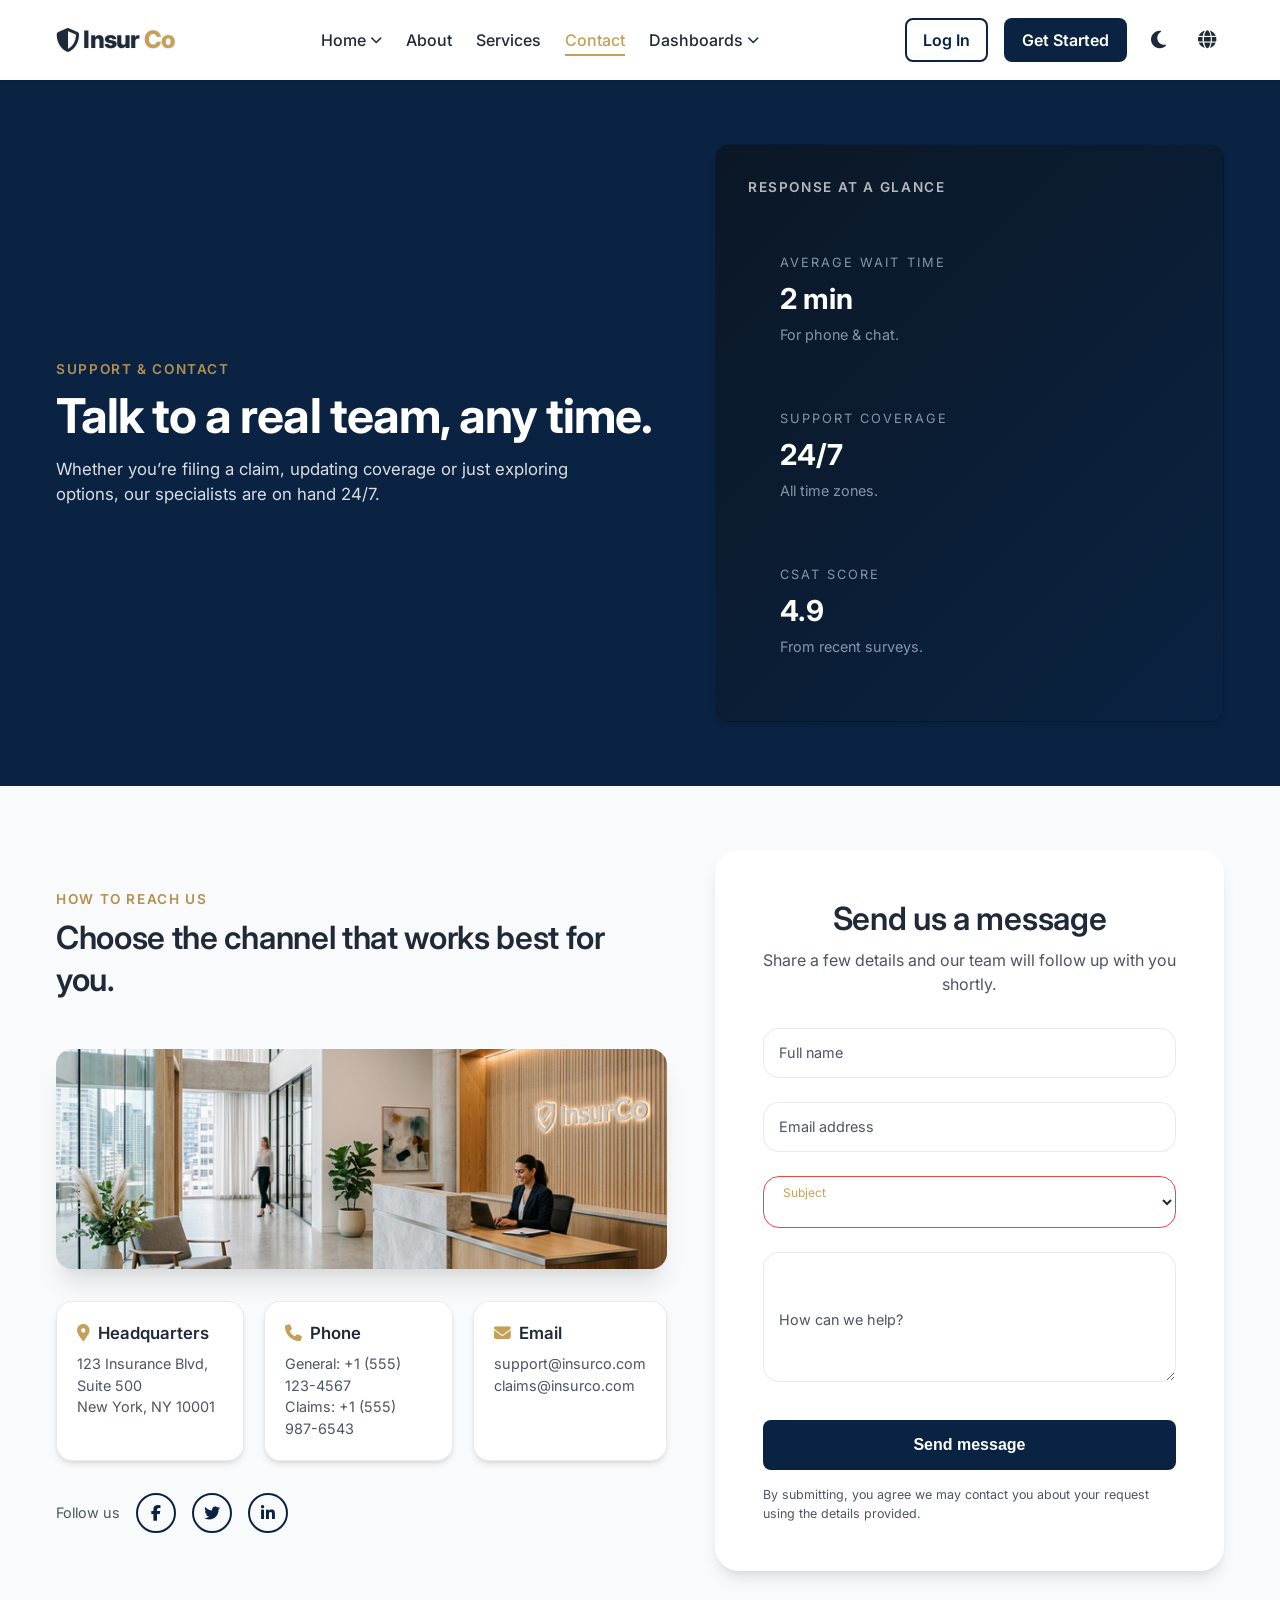
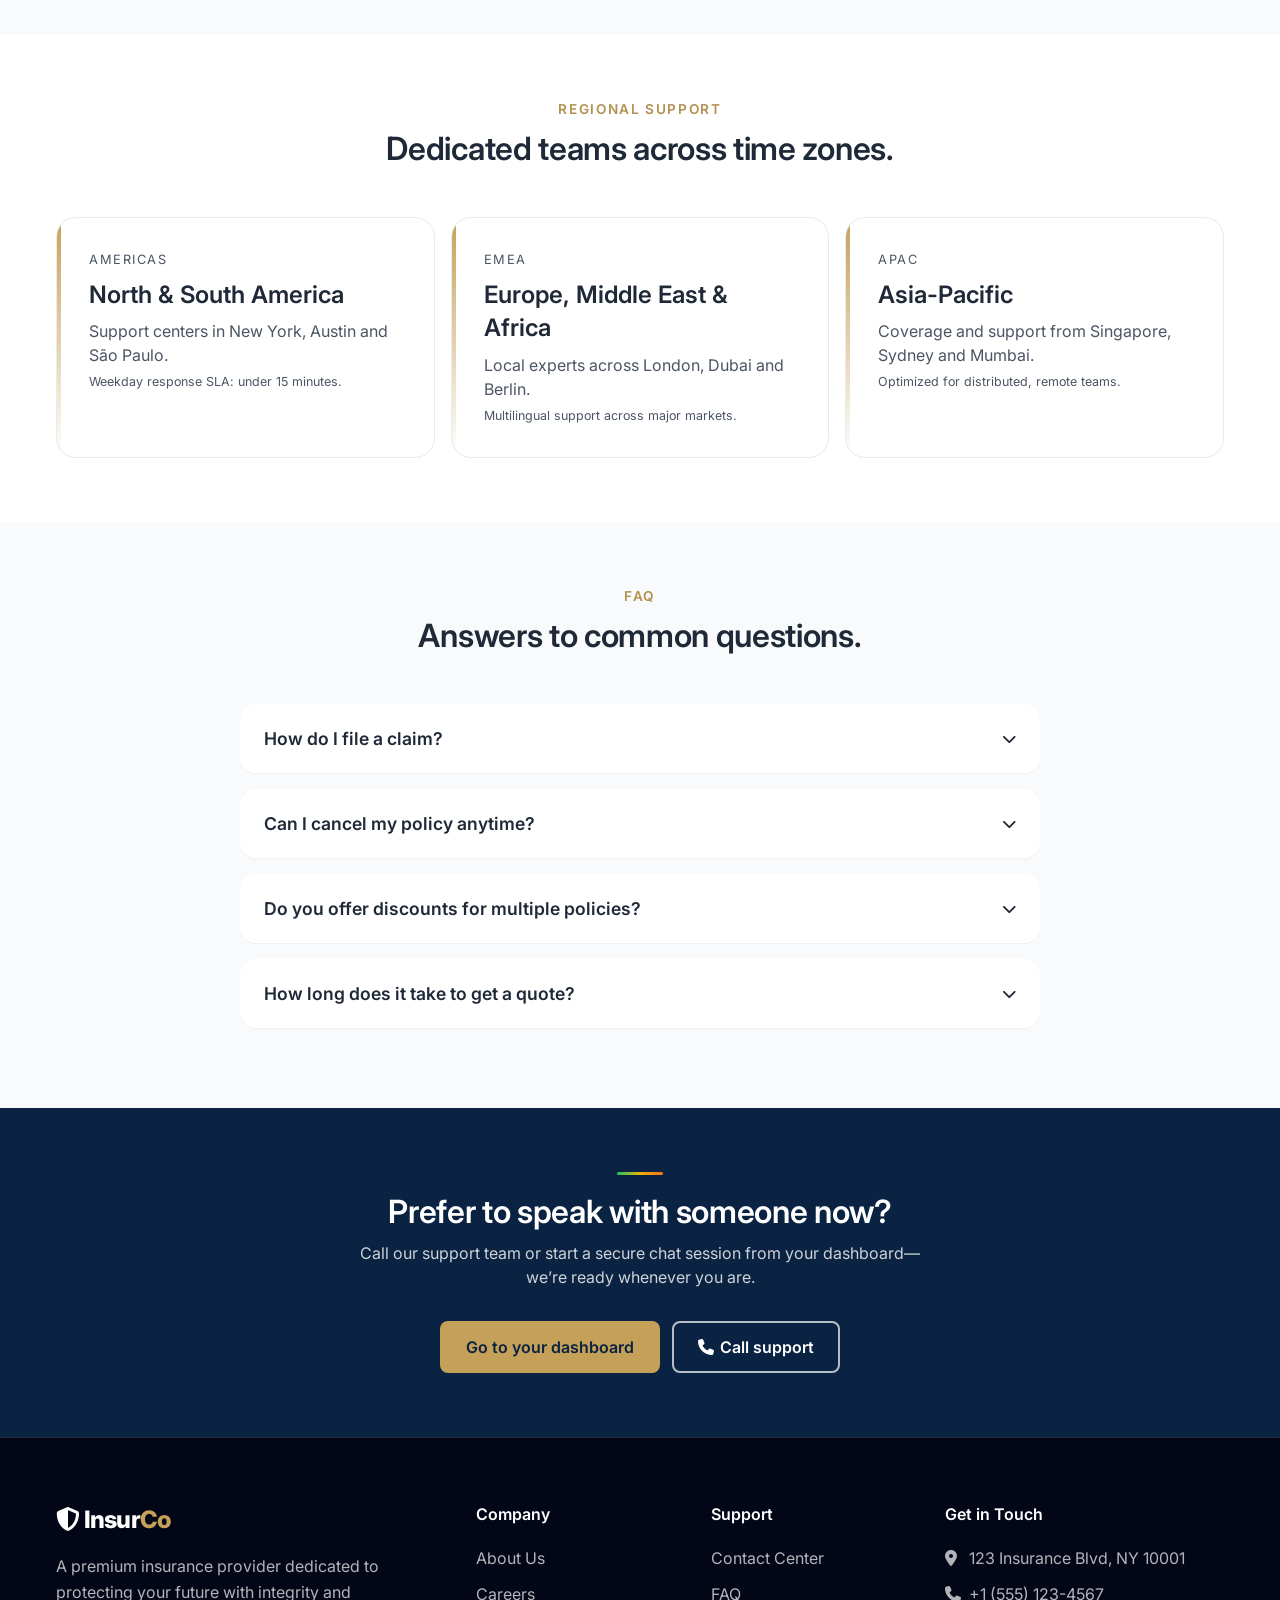
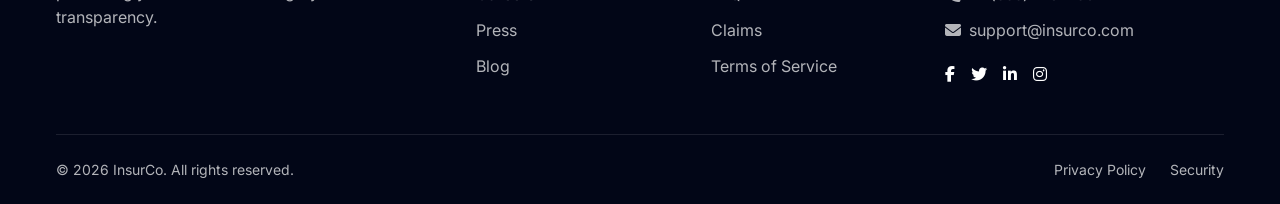
<file: contact.html>
<!DOCTYPE html>
<html lang="en" dir="ltr">

<head>
    <meta charset="UTF-8">
    <meta name="viewport" content="width=device-width, initial-scale=1.0">
    <title>Contact Us - InsurCo</title>

    <!-- Favicon -->
    <link rel="icon" type="image/png" href="assets/images/favicon.png">

    <!-- Google Fonts: Inter -->
    <link rel="preconnect" href="https://fonts.googleapis.com">
    <link rel="preconnect" href="https://fonts.gstatic.com" crossorigin>
    <link href="https://fonts.googleapis.com/css2?family=Inter:wght@400;500;600;700;800&display=swap" rel="stylesheet">

    <!-- Font Awesome -->
    <link rel="stylesheet" href="https://cdnjs.cloudflare.com/ajax/libs/font-awesome/6.4.0/css/all.min.css">

    <!-- Custom CSS -->
    <link rel="stylesheet" href="assets/css/style.css">
</head>

<body>

    <!-- Navbar -->
    <nav class="navbar">
        <div class="container">
            <a href="index.html" class="brand-logo">
                <i class="fas fa-shield-halved"></i> Insur<span>Co</span>
            </a>

            <div class="nav-links">
                <!-- Home Dropdown -->
                <div class="dropdown">
                    <a href="#" class="nav-link dropdown-toggle">Home <i class="fas fa-chevron-down"
                            style="font-size: 12px;"></i></a>
                    <div class="dropdown-menu">
                        <a href="index.html" class="dropdown-item">Home V1</a>
                        <a href="home-v2.html" class="dropdown-item">Home V2</a>
                    </div>
                </div>

                <a href="about.html" class="nav-link">About</a>
                <a href="services.html" class="nav-link">Services</a>

                <a href="contact.html" class="nav-link active">Contact</a>

                <!-- Dashboards Dropdown -->
                <div class="dropdown">
                    <a href="#" class="nav-link dropdown-toggle">Dashboards <i class="fas fa-chevron-down"
                            style="font-size: 12px;"></i></a>
                    <div class="dropdown-menu">
                        <a href="dashboard-user.html" class="dropdown-item">User Dashboard</a>
                        <a href="dashboard-admin.html" class="dropdown-item">Admin Dashboard</a>
                    </div>
                </div>
            </div>

            <div style="display: flex; align-items: center; gap: 1rem;">
                <!-- Desktop Buttons -->
                <div class="nav-buttons" style="display: flex; gap: 1rem; align-items: center;">
                    <a href="login.html" class="btn btn-outline" style="padding: 8px 16px;">Log In</a>
                    <a href="signup.html" class="btn btn-primary" style="padding: 8px 16px;">Get Started</a>
                </div>

                <!-- Theme Toggle -->
                <button class="theme-toggle" aria-label="Toggle Theme">
                    <i class="fas fa-moon"></i>
                    <i class="fas fa-sun"></i>
                </button>

                <!-- Globe Toggle -->
                <button class="language-toggle" aria-label="Switch Language">
                    <i class="fas fa-globe"></i>
                </button>

                <!-- Hamburger Menu Toggle (RTL-safe) -->
                <button class="menu-toggle" aria-label="Open menu">
                    <span></span>
                    <span></span>
                    <span></span>
                </button>

                <!-- Mobile Menu Button (Legacy) -->
                <button class="mobile-menu-btn" aria-label="Toggle Menu">
                    <i class="fas fa-bars"></i>
                </button>
            </div>
        </div>
    </nav>

    <!-- Mobile Menu -->
    <div class="mobile-menu">
        <div style="padding: 8px 0; border-bottom: 1px solid #eee; margin-bottom: 8px;">
            <span
                style="display: block; padding: 8px 0 8px 0; font-weight: 600; color: var(--text-light); font-size: 0.875rem;">Home
                Layouts</span>
            <a href="index.html" class="nav-link" style="padding-left: 16px;">Home V1</a>
            <a href="home-v2.html" class="nav-link" style="padding-left: 16px;">Home V2</a>
        </div>
        <a href="about.html" class="nav-link">About</a>
        <a href="services.html" class="nav-link">Services</a>
        <a href="contact.html" class="nav-link active">Contact</a>
        <div style="padding: 8px 0; border-top: 1px solid #eee; border-bottom: 1px solid #eee; margin: 8px 0;">
            <span
                style="display: block; padding: 8px 0; font-weight: 600; color: var(--text-light); font-size: 0.875rem;">Dashboards</span>
            <a href="dashboard-user.html" class="nav-link" style="padding-left: 16px;">User Dashboard</a>
            <a href="dashboard-admin.html" class="nav-link" style="padding-left: 16px;">Admin Dashboard</a>
        </div>
        <hr style="border: 0; border-top: 1px solid #eee;">
        <a href="login.html" class="btn btn-outline" style="width: 100%;">Log In</a>
        <a href="signup.html" class="btn btn-primary" style="width: 100%;">Get Started</a>
    </div>

    <!-- Header -->
    <section class="section bg-primary">
        <div class="container">
            <div class="section-split" style="align-items: center;">
                <div class="reveal-up">
                    <p class="section-kicker" style="color: var(--secondary-color);">Support &amp; contact</p>
                    <h1 class="h1" style="color: white; margin-bottom: 12px;">Talk to a real team, any time.</h1>
                    <p style="color: rgba(255,255,255,0.85); font-size: 1.05rem; max-width: 32rem;">
                        Whether you’re filing a claim, updating coverage or just exploring options, our specialists are
                        on
                        hand 24/7.
                    </p>
                </div>
                <div class="reveal-up reveal-delay-1">
                    <div class="card" style="background: linear-gradient(135deg, #0b1726, #0a2342); color: white;">
                        <p class="section-kicker" style="color: rgba(248,250,252,0.8);">Response at a glance</p>
                        <div class="metric-grid" style="margin-top: var(--spacing-md);">
                            <div class="metric-card" style="background: transparent; box-shadow: none; border: 0;">
                                <p class="metric-label" style="color: rgba(148,163,184,0.9);">Average wait time</p>
                                <p class="metric-value" style="color: white;"><span>2</span> min</p>
                                <p class="metric-helper" style="color: rgba(148,163,184,0.9);">For phone &amp; chat.</p>
                            </div>
                            <div class="metric-card" style="background: transparent; box-shadow: none; border: 0;">
                                <p class="metric-label" style="color: rgba(148,163,184,0.9);">Support coverage</p>
                                <p class="metric-value" style="color: white;">24/7</p>
                                <p class="metric-helper" style="color: rgba(148,163,184,0.9);">All time zones.</p>
                            </div>
                            <div class="metric-card" style="background: transparent; box-shadow: none; border: 0;">
                                <p class="metric-label" style="color: rgba(148,163,184,0.9);">CSAT score</p>
                                <p class="metric-value" style="color: white;">4.9</p>
                                <p class="metric-helper" style="color: rgba(148,163,184,0.9);">From recent surveys.</p>
                            </div>
                        </div>
                    </div>
                </div>
            </div>
        </div>
    </section>

    <!-- Contact Info & Form -->
    <section class="section bg-light">
        <div class="container">
            <div class="section-split" style="gap: 48px;">
                <!-- Contact Info -->
                <div class="reveal-up">
                    <div class="section-header">
                        <p class="section-kicker">How to reach us</p>
                        <h2 class="h2">Choose the channel that works best for you.</h2>
                    </div>

                    <div
                        style="margin-bottom: 32px; border-radius: var(--radius-lg); overflow: hidden; box-shadow: var(--shadow-xl);">
                        <img src="assets/images/contact-office.png" alt="InsurCo Headquarters"
                            style="width: 100%; height: 220px; object-fit: cover; display: block;">
                    </div>

                    <div class="grid-cols-3" style="gap: 20px; margin-bottom: 32px;">
                        <div class="card" style="padding: 20px;">
                            <h4 class="h3"
                                style="font-size: 1.05rem; margin-bottom: 8px; display: flex; align-items: center; gap: 8px;">
                                <i class="fas fa-map-marker-alt text-secondary"></i> Headquarters
                            </h4>
                            <p class="text-muted" style="font-size: 0.9rem;">
                                123 Insurance Blvd, Suite 500<br>New York, NY 10001
                            </p>
                        </div>
                        <div class="card" style="padding: 20px;">
                            <h4 class="h3"
                                style="font-size: 1.05rem; margin-bottom: 8px; display: flex; align-items: center; gap: 8px;">
                                <i class="fas fa-phone text-secondary"></i> Phone
                            </h4>
                            <p class="text-muted" style="font-size: 0.9rem;">
                                General: +1 (555) 123-4567<br>Claims: +1 (555) 987-6543
                            </p>
                        </div>
                        <div class="card" style="padding: 20px;">
                            <h4 class="h3"
                                style="font-size: 1.05rem; margin-bottom: 8px; display: flex; align-items: center; gap: 8px;">
                                <i class="fas fa-envelope text-secondary"></i> Email
                            </h4>
                            <p class="text-muted" style="font-size: 0.9rem;">
                                support@insurco.com<br>claims@insurco.com
                            </p>
                        </div>
                    </div>

                    <div style="display: flex; flex-wrap: wrap; gap: 16px; align-items: center;">
                        <span class="text-muted" style="font-size: 0.9rem;">Follow us</span>
                        <a href="#" class="btn btn-outline"
                            style="width: 40px; height: 40px; padding: 0; display: flex; align-items: center; justify-content: center; border-radius: 50%;"><i
                                class="fab fa-facebook-f"></i></a>
                        <a href="#" class="btn btn-outline"
                            style="width: 40px; height: 40px; padding: 0; display: flex; align-items: center; justify-content: center; border-radius: 50%;"><i
                                class="fab fa-twitter"></i></a>
                        <a href="#" class="btn btn-outline"
                            style="width: 40px; height: 40px; padding: 0; display: flex; align-items: center; justify-content: center; border-radius: 50%;"><i
                                class="fab fa-linkedin-in"></i></a>
                    </div>
                </div>

                <!-- Contact Form -->
                <div class="reveal-up reveal-delay-1">
                    <div class="auth-card" style="max-width: none; box-shadow: var(--shadow-lg);">
                        <div class="auth-card-header">
                            <h2 class="h2">Send us a message</h2>
                            <p>Share a few details and our team will follow up with you shortly.</p>
                        </div>
                        <form class="auth-form">
                            <div class="field field--no-icon">
                                <input type="text" id="contact-name" class="field-input" placeholder=" " required>
                                <label for="contact-name" class="field-label">Full name</label>
                            </div>
                            <div class="field field--no-icon">
                                <input type="email" id="contact-email" class="field-input" placeholder=" " required>
                                <label for="contact-email" class="field-label">Email address</label>
                            </div>
                            <div class="field field--no-icon">
                                <select id="contact-subject" class="field-input" required>
                                    <option value="" disabled selected hidden></option>
                                    <option>General inquiry</option>
                                    <option>Policy quote</option>
                                    <option>Claims help</option>
                                    <option>Feedback</option>
                                </select>
                                <label for="contact-subject" class="field-label">Subject</label>
                            </div>
                            <div class="field field--no-icon">
                                <textarea id="contact-message" rows="5" class="field-input" placeholder=" "></textarea>
                                <label for="contact-message" class="field-label">How can we help?</label>
                            </div>
                            <button type="submit" class="btn btn-primary auth-submit">Send message</button>
                        </form>
                        <p class="field-message" style="margin-top: var(--spacing-md);">
                            By submitting, you agree we may contact you about your request using the details provided.
                        </p>
                    </div>
                </div>
            </div>
        </div>
    </section>

    <!-- Regional support & SLA -->
    <section class="section bg-surface">
        <div class="container">
            <div class="section-header section-header-center reveal-up">
                <p class="section-kicker">Regional support</p>
                <h2 class="h2">Dedicated teams across time zones.</h2>
            </div>
            <div class="grid-cols-3 plan-grid">
                <div class="plan-card reveal-up">
                    <p class="plan-meta">Americas</p>
                    <h3 class="h3" style="margin-top: 8px;">North &amp; South America</h3>
                    <p class="text-muted" style="margin-top: 8px;">Support centers in New York, Austin and São Paulo.
                    </p>
                    <p class="field-message">Weekday response SLA: under 15 minutes.</p>
                </div>
                <div class="plan-card reveal-up reveal-delay-1">
                    <p class="plan-meta">EMEA</p>
                    <h3 class="h3" style="margin-top: 8px;">Europe, Middle East &amp; Africa</h3>
                    <p class="text-muted" style="margin-top: 8px;">Local experts across London, Dubai and Berlin.</p>
                    <p class="field-message">Multilingual support across major markets.</p>
                </div>
                <div class="plan-card reveal-up reveal-delay-2">
                    <p class="plan-meta">APAC</p>
                    <h3 class="h3" style="margin-top: 8px;">Asia-Pacific</h3>
                    <p class="text-muted" style="margin-top: 8px;">Coverage and support from Singapore, Sydney and
                        Mumbai.</p>
                    <p class="field-message">Optimized for distributed, remote teams.</p>
                </div>
            </div>
        </div>
    </section>

    <!-- FAQ Section -->
    <section class="section bg-light">
        <div class="container">
            <div class="section-header section-header-center reveal-up">
                <p class="section-kicker">FAQ</p>
                <h2 class="h2">Answers to common questions.</h2>
            </div>
            <div style="max-width: 800px; margin: 0 auto;" class="reveal-up reveal-delay-1">
                <div class="faq-item">
                    <button class="faq-question">How do I file a claim? <i class="fas fa-chevron-down"></i></button>
                    <div class="faq-answer">
                        Most customers file directly from the InsurCo app or dashboard. Upload photos and documents,
                        confirm
                        details, and you’ll receive updates in real time as we review your case.
                    </div>
                </div>
                <div class="faq-item">
                    <button class="faq-question">Can I cancel my policy anytime? <i
                            class="fas fa-chevron-down"></i></button>
                    <div class="faq-answer">
                        You can cancel eligible policies without penalty. We’ll walk you through any implications and
                        issue
                        pro-rated refunds where applicable.
                    </div>
                </div>
                <div class="faq-item">
                    <button class="faq-question">Do you offer discounts for multiple policies? <i
                            class="fas fa-chevron-down"></i></button>
                    <div class="faq-answer">
                        Yes. Bundling home, vehicle and other lines can unlock additional savings and simplify your
                        billing
                        experience.
                    </div>
                </div>
                <div class="faq-item">
                    <button class="faq-question">How long does it take to get a quote? <i
                            class="fas fa-chevron-down"></i></button>
                    <div class="faq-answer">
                        Online quotes typically take under five minutes. For more complex corporate or enterprise
                        programs,
                        our advisory team will schedule a tailored session.
                    </div>
                </div>
            </div>
        </div>
    </section>

    <!-- Contact CTA -->
    <section class="section bg-primary home-cta-band">
        <div class="container">
            <div class="accent-stripe" style="margin: 0 auto var(--spacing-md);"></div>
            <h2 class="h2" style="color: white; margin-bottom: 8px;">Prefer to speak with someone now?</h2>
            <p>
                Call our support team or start a secure chat session from your dashboard—we’re ready whenever you are.
            </p>
            <div style="display: flex; flex-wrap: wrap; gap: 12px; justify-content: center;">
                <a href="login.html" class="btn btn-secondary">Go to your dashboard</a>
                <a href="tel:+15551234567" class="btn btn-outline"
                    style="border-color: rgba(255,255,255,0.7); color: white;"><i class="fas fa-phone"
                        style="margin-inline-end: 6px;"></i>Call support</a>
            </div>
        </div>
    </section>

    <!-- Footer -->
    <footer>
        <div class="container">
            <div class="footer-grid">
                <div>
                    <a href="index.html" class="brand-logo"
                        style="color: white; margin-bottom: 16px; display: inline-block;">
                        <i class="fas fa-shield-halved"></i> Insur<span style="color: var(--secondary-color);">Co</span>
                    </a>
                    <p style="color: rgba(255,255,255,0.7); line-height: 1.6;">
                        A premium insurance provider dedicated to protecting your future with integrity and
                        transparency.
                    </p>
                </div>

                <div>
                    <h4 style="font-weight: 600; margin-bottom: 20px; color: white;">Company</h4>
                    <ul style="display: flex; flex-direction: column; gap: 12px;">
                        <li><a href="about.html" style="color: rgba(255,255,255,0.7);">About Us</a></li>
                        <li><a href="#" style="color: rgba(255,255,255,0.7);">Careers</a></li>
                        <li><a href="#" style="color: rgba(255,255,255,0.7);">Press</a></li>
                        <li><a href="#" style="color: rgba(255,255,255,0.7);">Blog</a></li>
                    </ul>
                </div>

                <div>
                    <h4 style="font-weight: 600; margin-bottom: 20px; color: white;">Support</h4>
                    <ul style="display: flex; flex-direction: column; gap: 12px;">
                        <li><a href="contact.html" style="color: rgba(255,255,255,0.7);">Contact Center</a></li>
                        <li><a href="#" style="color: rgba(255,255,255,0.7);">FAQ</a></li>
                        <li><a href="#" style="color: rgba(255,255,255,0.7);">Claims</a></li>
                        <li><a href="#" style="color: rgba(255,255,255,0.7);">Terms of Service</a></li>
                    </ul>
                </div>

                <div>
                    <h4 style="font-weight: 600; margin-bottom: 20px; color: white;">Get in Touch</h4>
                    <p style="color: rgba(255,255,255,0.7); margin-bottom: 12px;">
                        <i class="fas fa-map-marker-alt" style="width: 20px;"></i> 123 Insurance Blvd, NY 10001
                    </p>
                    <p style="color: rgba(255,255,255,0.7); margin-bottom: 12px;">
                        <i class="fas fa-phone" style="width: 20px;"></i> +1 (555) 123-4567
                    </p>
                    <p style="color: rgba(255,255,255,0.7); margin-bottom: 20px;">
                        <i class="fas fa-envelope" style="width: 20px;"></i> support@insurco.com
                    </p>
                    <div style="display: flex; gap: 16px;">
                        <a href="#" style="color: white;"><i class="fab fa-facebook-f"></i></a>
                        <a href="#" style="color: white;"><i class="fab fa-twitter"></i></a>
                        <a href="#" style="color: white;"><i class="fab fa-linkedin-in"></i></a>
                        <a href="#" style="color: white;"><i class="fab fa-instagram"></i></a>
                    </div>
                </div>
            </div>

            <div class="footer-bottom">
                <p>&copy; 2026 InsurCo. All rights reserved.</p>
                <div style="display: flex; gap: 24px;">
                    <a href="#">Privacy Policy</a>
                    <a href="#">Security</a>
                </div>
            </div>
        </div>
    </footer>

    <!-- Main JS -->
    <script src="assets/js/main.js"></script>

</body>

</html>
</file>
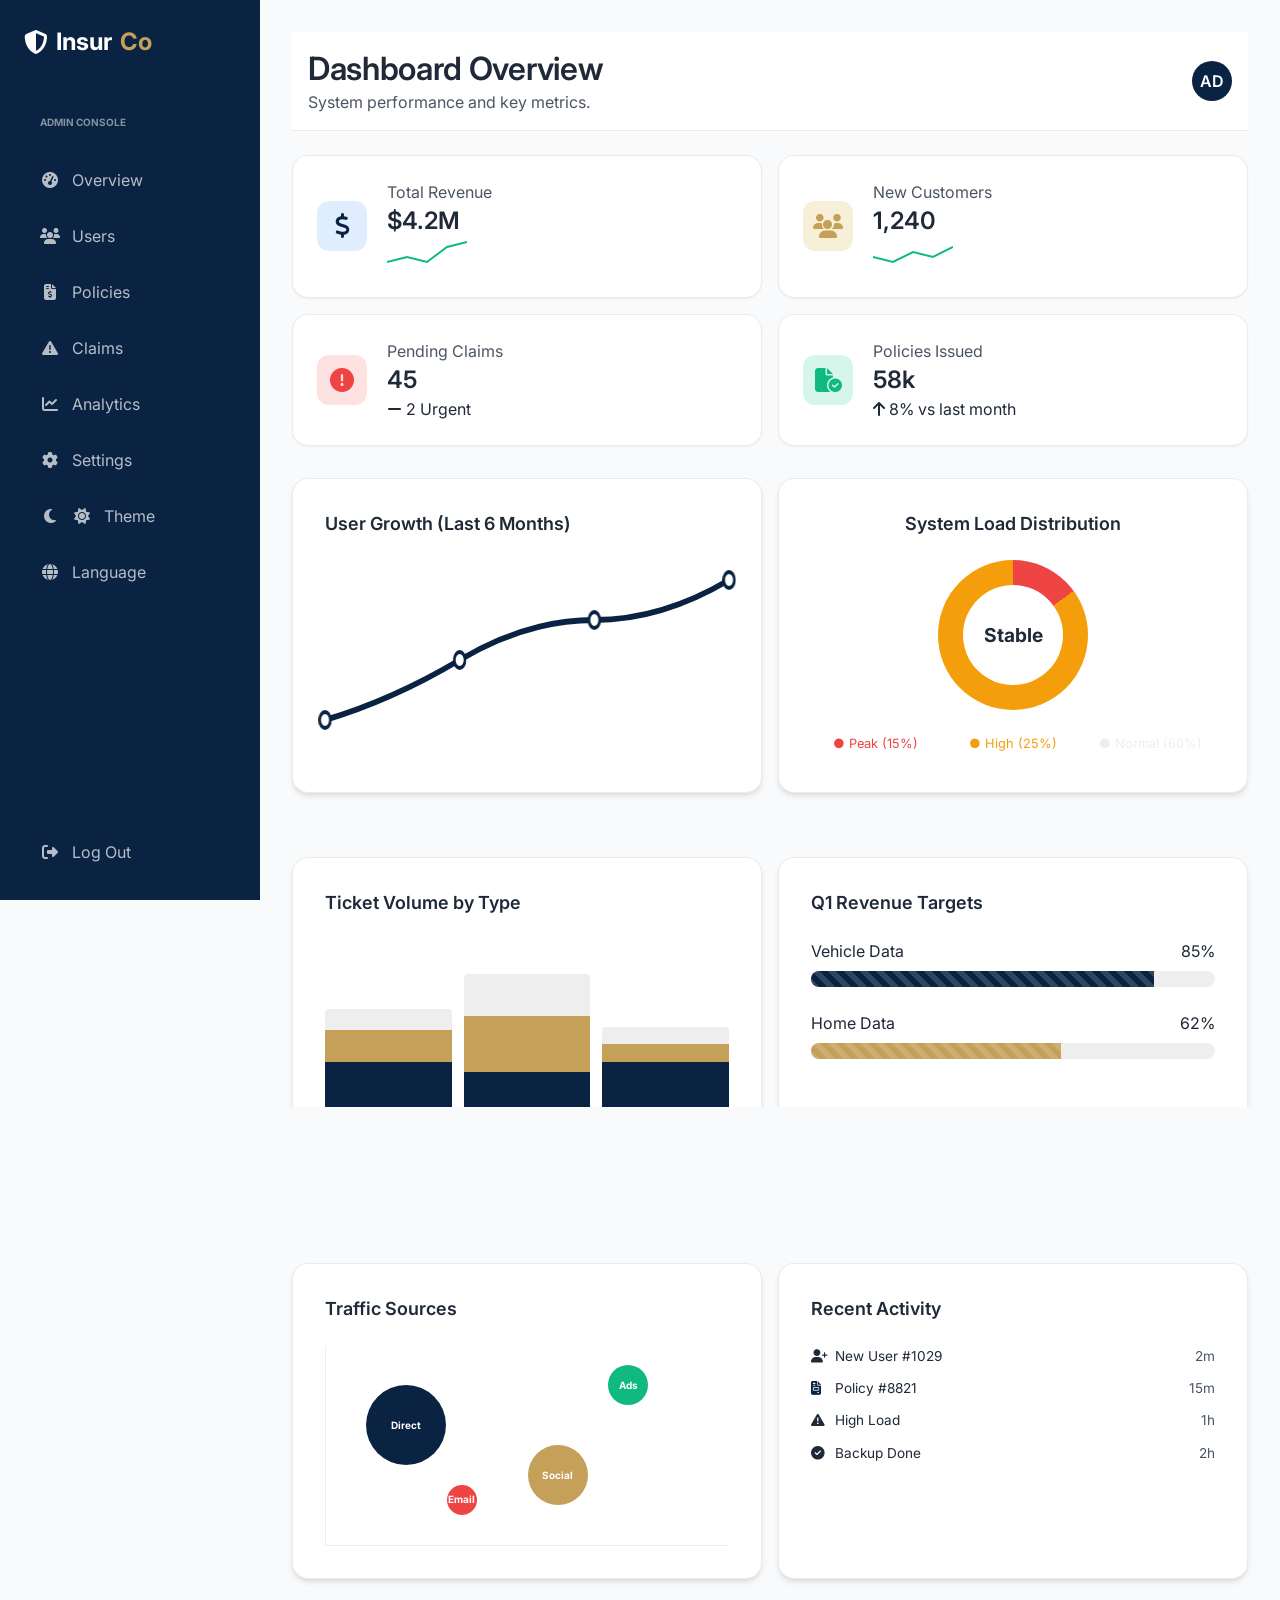
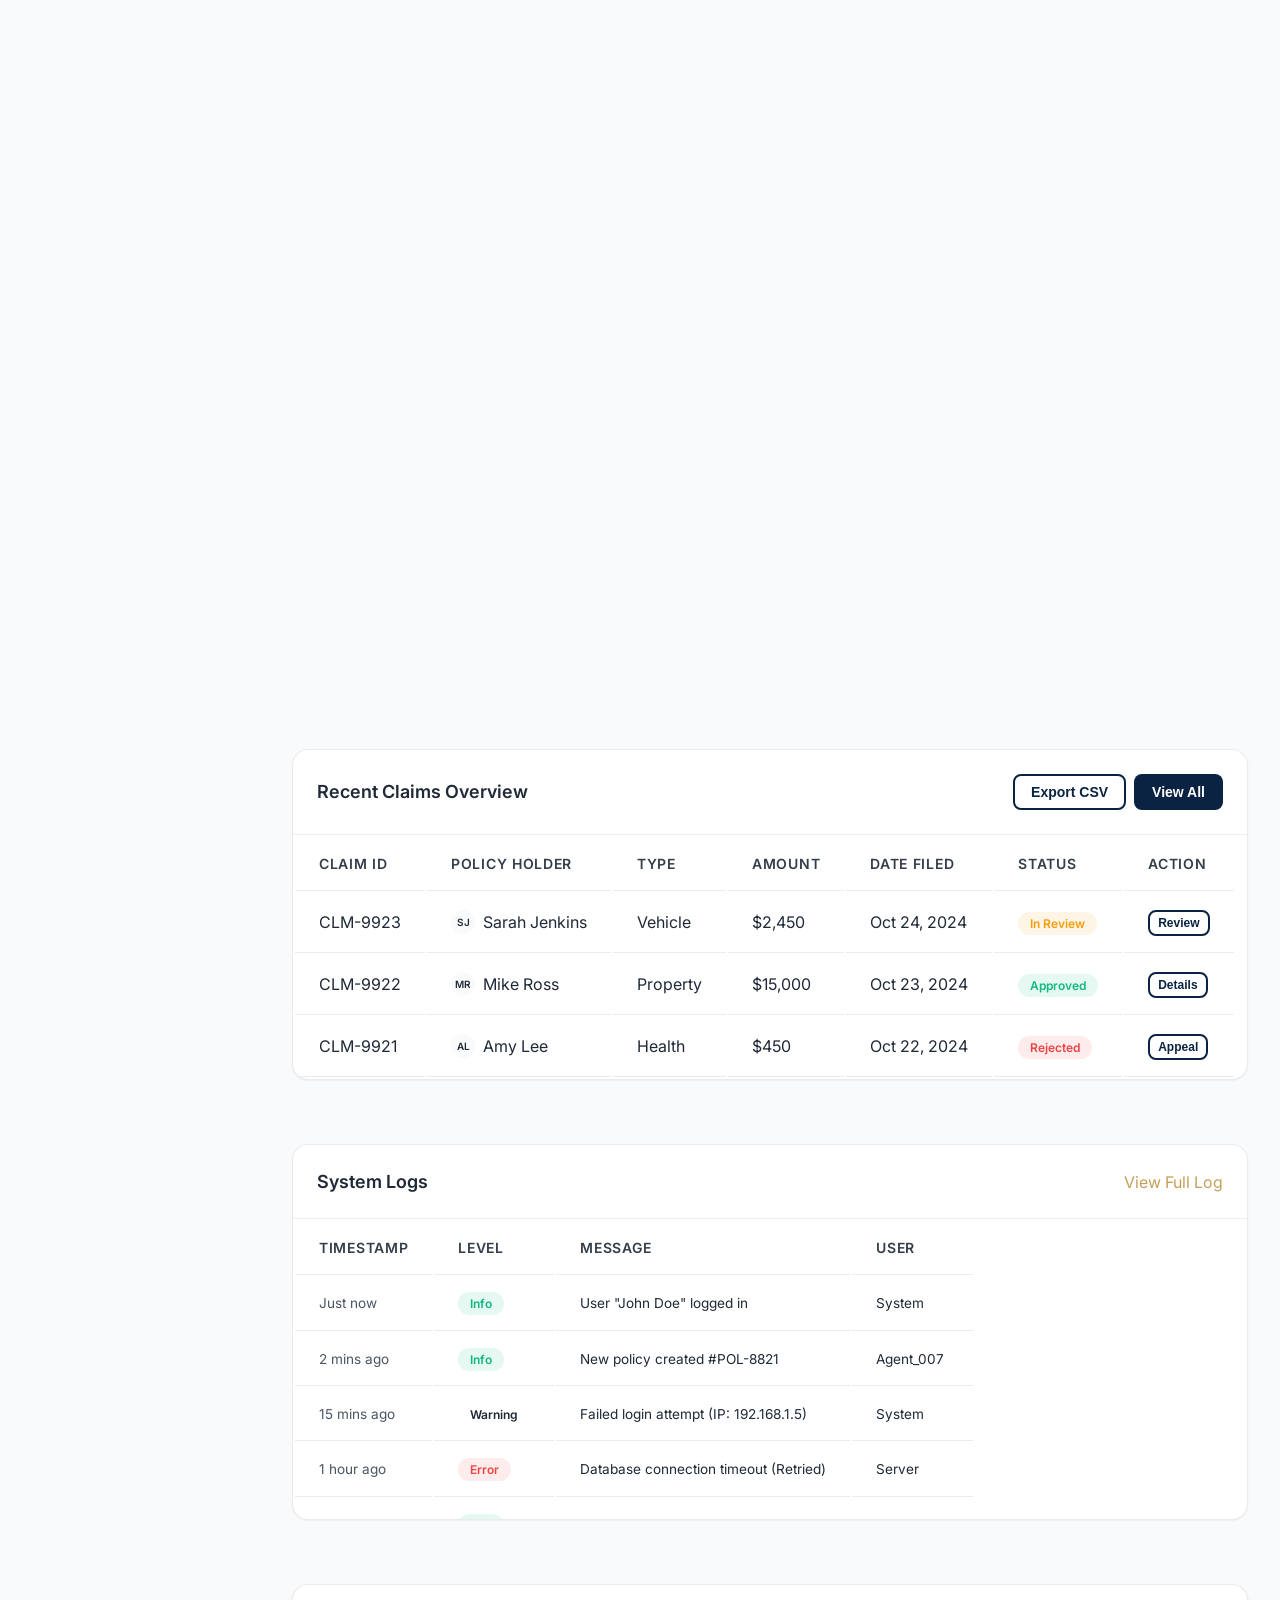
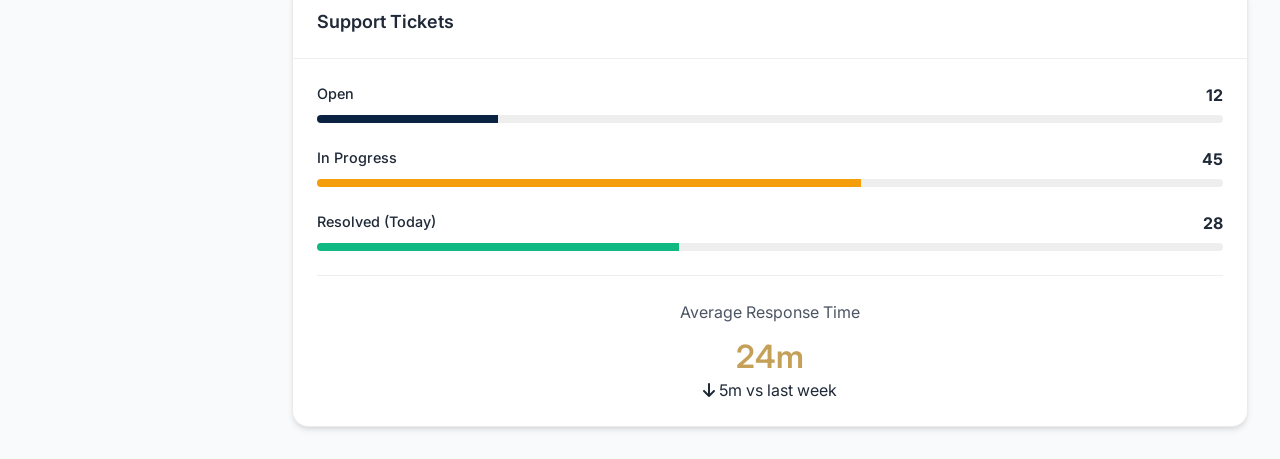
<file: dashboard-admin.html>
<!DOCTYPE html>
<html lang="en" dir="ltr">

<head>
    <meta charset="UTF-8">
    <meta name="viewport" content="width=device-width, initial-scale=1.0">
    <title>Admin Dashboard - InsurCo</title>

    <!-- Favicon -->
    <link rel="icon" type="image/png" href="assets/images/favicon.png">

    <!-- Google Fonts: Inter -->
    <link rel="preconnect" href="https://fonts.googleapis.com">
    <link rel="preconnect" href="https://fonts.gstatic.com" crossorigin>
    <link href="https://fonts.googleapis.com/css2?family=Inter:wght@400;500;600;700;800&display=swap" rel="stylesheet">

    <!-- Font Awesome -->
    <link rel="stylesheet" href="https://cdnjs.cloudflare.com/ajax/libs/font-awesome/6.4.0/css/all.min.css">

    <!-- Custom CSS -->
    <link rel="stylesheet" href="assets/css/style.css">
</head>

<body>

    <div class="dashboard-layout">
        <!-- Sidebar -->
        <aside class="sidebar">
            <a href="index.html" class="sidebar-brand">
                <i class="fas fa-shield-halved"></i> Insur<span>Co</span>
            </a>
            <div style="padding: 0 16px; margin-bottom: 24px;">
                <span
                    style="font-size: 10px; text-transform: uppercase; color: rgba(255,255,255,0.5); font-weight: 700;">Admin
                    Console</span>
            </div>
            <button class="sidebar-close" aria-label="Close sidebar">
                <i class="fas fa-times"></i>
            </button>
            <nav class="sidebar-nav">
                <a href="#" class="sidebar-link active"><i class="fas fa-tachometer-alt" style="width: 20px;"></i><span>Overview</span></a>
                <a href="#" class="sidebar-link"><i class="fas fa-users" style="width: 20px;"></i><span>Users</span></a>
                <a href="#" class="sidebar-link"><i class="fas fa-file-invoice-dollar" style="width: 20px;"></i><span>Policies</span></a>
                <a href="#" class="sidebar-link"><i class="fas fa-exclamation-triangle" style="width: 20px;"></i><span>Claims</span></a>
                <a href="#" class="sidebar-link"><i class="fas fa-chart-line" style="width: 20px;"></i><span>Analytics</span></a>
                <a href="#" class="sidebar-link"><i class="fas fa-cog" style="width: 20px;"></i><span>Settings</span></a>
                <!-- Language Toggle in Sidebar -->
                <!-- Theme Toggle -->
                <button class="sidebar-link theme-toggle" aria-label="Toggle Theme"><i class="fas fa-moon" style="width: 20px;"></i><i class="fas fa-sun" style="width: 20px;"></i><span>Theme</span></button>
                <!-- Language Toggle -->
                <button class="sidebar-link language-toggle" aria-label="Switch Language"><i class="fas fa-globe" style="width: 20px;"></i><span>Language</span></button>
                <a href="index.html" class="sidebar-link" style="margin-top: auto;"><i class="fas fa-sign-out-alt" style="width: 20px;"></i><span>Log Out</span></a>
            </nav>
        </aside>
        <div class="sidebar-overlay" aria-hidden="true"></div>

        <!-- Main Content -->
        <main class="main-content">
            <!-- Header -->
            <header class="dashboard-header">
                <div style="display: flex; align-items: center; gap: 12px;">
                    <!-- Sidebar Toggle for Mobile -->
                    <button class="sidebar-toggle" aria-label="Open sidebar menu">
                        <i class="fas fa-bars"></i>
                    </button>
                    <div>
                        <h1 class="h2">Dashboard Overview</h1>
                        <p class="text-muted">System performance and key metrics.</p>
                    </div>
                </div>
                <div class="user-profile">
                    <div class="avatar" style="background-color: var(--primary-color); color: white;">AD</div>
                </div>
            </header>

            <!-- KPI Cards -->
            <div class="grid grid-cols-4 reveal-up" style="margin-bottom: 32px;">
                <div class="stat-card">
                    <div class="stat-icon bg-blue-light"><i class="fas fa-dollar-sign"></i></div>
                    <div>
                        <p class="text-muted text-sm">Total Revenue</p>
                        <h3 class="h3">$4.2M</h3>
                        <svg class="sparkline chart-stroke-animate">
                            <path d="M0,25 L20,20 L40,25 L60,10 L80,5" stroke="var(--success)" fill="none" />
                        </svg>
                    </div>
                </div>
                <div class="stat-card">
                    <div class="stat-icon bg-gold-light"><i class="fas fa-users"></i></div>
                    <div>
                        <p class="text-muted text-sm">New Customers</p>
                        <h3 class="h3">1,240</h3>
                        <svg class="sparkline chart-stroke-animate">
                            <path d="M0,20 L20,25 L40,15 L60,20 L80,10" stroke="var(--success)" fill="none" />
                        </svg>
                    </div>
                </div>
                <div class="stat-card">
                    <div class="stat-icon bg-red-light"><i class="fas fa-exclamation-circle"></i></div>
                    <div>
                        <p class="text-muted text-sm">Pending Claims</p>
                        <h3 class="h3">45</h3>
                        <p class="text-xs text-warning"><i class="fas fa-minus"></i> 2 Urgent</p>
                    </div>
                </div>
                <div class="stat-card">
                    <div class="stat-icon bg-green-light"><i class="fas fa-file-circle-check"></i></div>
                    <div>
                        <p class="text-muted text-sm">Policies Issued</p>
                        <h3 class="h3">58k</h3>
                        <p class="text-xs text-success"><i class="fas fa-arrow-up"></i> 8% vs last month</p>
                    </div>
                </div>
            </div>

            <!-- Charts & Tables Grid -->
            <div class="grid grid-cols-3" style="gap: 32px; align-items: start;">

                <!-- Charts Section 1 -->
                <div class="grid grid-cols-2 col-span-3-lg reveal-up" style="margin-bottom: 32px;">
                    <!-- 1. Line Chart -->
                    <div class="card">
                        <h3 class="h3" style="font-size: 1.125rem; margin-bottom: 24px;">User Growth (Last 6 Months)
                        </h3>
                        <div style="height: 200px;">
                            <svg class="chart-svg" viewBox="0 0 300 100" preserveAspectRatio="none">
                                <!-- Grid Lines -->
                                <line x1="0" y1="25" x2="300" y2="25" stroke="currentColor" />
                                <line x1="0" y1="50" x2="300" y2="50" stroke="currentColor" />
                                <line x1="0" y1="75" x2="300" y2="75" stroke="currentColor" />

                                <path class="chart-line chart-stroke-animate" d="M0,80 Q50,70 100,50 T200,30 T300,10" />
                                <circle class="chart-dot chart-animate-fade" cx="0" cy="80" />
                                <circle class="chart-dot chart-animate-fade" cx="100" cy="50"
                                    style="animation-delay: 0.2s" />
                                <circle class="chart-dot chart-animate-fade" cx="200" cy="30"
                                    style="animation-delay: 0.4s" />
                                <circle class="chart-dot chart-animate-fade" cx="300" cy="10"
                                    style="animation-delay: 0.6s" />
                            </svg>
                        </div>
                    </div>

                    <!-- 2. Donut Chart -->
                    <div class="card text-center">
                        <h3 class="h3" style="font-size: 1.125rem; margin-bottom: 24px;">System Load Distribution</h3>
                        <div class="chart-donut" style="--c1: var(--error); --p1: 15%; --c2: var(--warning); --p2: 40%;"
                            data-center="Stable"></div>
                        <div
                            style="margin-top: 24px; display: grid; grid-template-columns: repeat(3, 1fr); gap: 8px; font-size: 0.8rem;">
                            <div><span style="color: var(--error);">● Peak (15%)</span></div>
                            <div><span style="color: var(--warning);">● High (25%)</span></div>
                            <div><span style="color: #eee;">● Normal (60%)</span></div>
                        </div>
                    </div>
                </div>

                <!-- Charts Section 2 -->
                <div class="grid grid-cols-2 col-span-3-lg reveal-up" style="margin-bottom: 32px;">
                    <!-- 3. Vertical Stacked Bar -->
                    <div class="card">
                        <h3 class="h3" style="font-size: 1.125rem; margin-bottom: 24px;">Ticket Volume by Type</h3>
                        <div class="bar-chart-v">
                            <div class="bar-v"
                                style="height: 60%; background: #eee; flex-direction: column; justify-content: flex-end; display: flex;">
                                <div style="height: 30%; background: var(--secondary-color); width: 100%;"></div>
                                <div style="height: 50%; background: var(--primary-color); width: 100%;"></div>
                            </div>
                            <div class="bar-v"
                                style="height: 80%; background: #eee; flex-direction: column; justify-content: flex-end; display: flex;">
                                <div style="height: 40%; background: var(--secondary-color); width: 100%;"></div>
                                <div style="height: 30%; background: var(--primary-color); width: 100%;"></div>
                            </div>
                            <div class="bar-v"
                                style="height: 50%; background: #eee; flex-direction: column; justify-content: flex-end; display: flex;">
                                <div style="height: 20%; background: var(--secondary-color); width: 100%;"></div>
                                <div style="height: 60%; background: var(--primary-color); width: 100%;"></div>
                            </div>
                        </div>
                        <div style="display: flex; justify-content: space-between; font-size: 0.8rem; margin-top: 8px;">
                            <span>Tech</span><span>Billing</span><span>General</span>
                        </div>
                    </div>

                    <!-- 4. Striped Progress (Revenue Targets) -->
                    <div class="card">
                        <h3 class="h3" style="font-size: 1.125rem; margin-bottom: 24px;">Q1 Revenue Targets</h3>
                        <div style="margin-bottom: 24px;">
                            <div style="display: flex; justify-content: space-between; margin-bottom: 8px;">
                                <span>Vehicle Data</span>
                                <span class="font-weight-bold">85%</span>
                            </div>
                            <div style="background: #eee; height: 16px; border-radius: 8px; overflow: hidden;">
                                <div class="progress-striped"
                                    style="width: 85%; height: 100%; background-color: var(--primary-color);"></div>
                            </div>
                        </div>
                        <div style="margin-bottom: 24px;">
                            <div style="display: flex; justify-content: space-between; margin-bottom: 8px;">
                                <span>Home Data</span>
                                <span class="font-weight-bold">62%</span>
                            </div>
                            <div style="background: #eee; height: 16px; border-radius: 8px; overflow: hidden;">
                                <div class="progress-striped"
                                    style="width: 62%; height: 100%; background-color: var(--secondary-color);"></div>
                            </div>
                        </div>
                    </div>
                </div>

                <!-- Charts Section 3 -->
                <div class="grid grid-cols-2 col-span-3-lg reveal-up" style="margin-bottom: 32px;">
                    <!-- 5. Bubble Chart -->
                    <div class="card">
                        <h3 class="h3" style="font-size: 1.125rem; margin-bottom: 24px;">Traffic Sources</h3>
                        <div class="bubble-container">
                            <div class="bubble"
                                style="width: 80px; height: 80px; left: 10%; top: 20%; background: var(--primary-color);">
                                Direct</div>
                            <div class="bubble"
                                style="width: 60px; height: 60px; left: 50%; top: 50%; background: var(--secondary-color);">
                                Social</div>
                            <div class="bubble"
                                style="width: 40px; height: 40px; left: 70%; top: 10%; background: var(--success);">Ads
                            </div>
                            <div class="bubble"
                                style="width: 30px; height: 30px; left: 30%; top: 70%; background: var(--error);">Email
                            </div>
                        </div>
                    </div>

                    <!-- 6. Recent Activity (Mini) -->
                    <div class="card">
                        <h3 class="h3" style="font-size: 1.125rem; margin-bottom: 24px;">Recent Activity</h3>
                        <ul style="font-size: 0.85rem;">
                            <li style="margin-bottom: 12px; display: flex; justify-content: space-between;">
                                <span><i class="fas fa-user-plus text-success" style="width: 20px;"></i> New User
                                    #1029</span>
                                <span class="text-muted">2m</span>
                            </li>
                            <li style="margin-bottom: 12px; display: flex; justify-content: space-between;">
                                <span><i class="fas fa-file-invoice text-primary" style="width: 20px;"></i> Policy
                                    #8821</span>
                                <span class="text-muted">15m</span>
                            </li>
                            <li style="margin-bottom: 12px; display: flex; justify-content: space-between;">
                                <span><i class="fas fa-exclamation-triangle text-warning" style="width: 20px;"></i> High
                                    Load</span>
                                <span class="text-muted">1h</span>
                            </li>
                            <li style="display: flex; justify-content: space-between;">
                                <span><i class="fas fa-check-circle text-success" style="width: 20px;"></i> Backup
                                    Done</span>
                                <span class="text-muted">2h</span>
                            </li>
                        </ul>
                    </div>
                </div>

                <!-- Revenue Chart (2/3 width) -->
                <div class="table-container col-span-2-lg reveal-up" style="padding: 24px;">
                    <div
                        style="display: flex; justify-content: space-between; align-items: center; margin-bottom: 24px;">
                        <h3 class="h3" style="font-size: 1.125rem;">Revenue Analytics (2024)</h3>
                        <select style="border: 1px solid #ddd; padding: 4px 8px; border-radius: 4px;">
                            <option>Monthly</option>
                            <option>Quarterly</option>
                            <option>Yearly</option>
                        </select>
                    </div>

                    <!-- CSS Bar Chart -->
                    <div class="chart-container">
                        <div class="bar" style="height: 40%;" data-value="Jan"></div>
                        <div class="bar" style="height: 55%;" data-value="Feb"></div>
                        <div class="bar" style="height: 45%;" data-value="Mar"></div>
                        <div class="bar" style="height: 70%;" data-value="Apr"></div>
                        <div class="bar" style="height: 60%;" data-value="May"></div>
                        <div class="bar" style="height: 85%; background-color: var(--secondary-color);"
                            data-value="Jun"></div>
                    </div>
                    <div
                        style="display: flex; justify-content: space-between; margin-top: 12px; font-size: 0.75rem; color: var(--text-light);">
                        <span>Jan</span><span>Feb</span><span>Mar</span><span>Apr</span><span>May</span><span>Jun</span>
                    </div>
                </div>

                <!-- Recent Alerts (1/3 width) -->
                <div class="card reveal-up" style="padding: 0;">
                    <div style="padding: 24px; border-bottom: 1px solid #eee;">
                        <h3 class="h3" style="font-size: 1.125rem;">System Alerts</h3>
                    </div>
                    <div style="padding: 24px;">
                        <div style="margin-bottom: 20px; display: flex; gap: 12px;">
                            <i class="fas fa-server text-error" style="margin-top: 4px;"></i>
                            <div>
                                <p style="font-weight: 500; font-size: 0.9rem;">Server Load High</p>
                                <p class="text-muted text-sm">Main database server at 90% load.</p>
                                <p class="text-xs text-muted" style="margin-top: 4px;">10 mins ago</p>
                            </div>
                        </div>
                        <div style="margin-bottom: 20px; display: flex; gap: 12px;">
                            <i class="fas fa-user-lock text-warning" style="margin-top: 4px;"></i>
                            <div>
                                <p style="font-weight: 500; font-size: 0.9rem;">Suspicious Login</p>
                                <p class="text-muted text-sm">Multiple failed attempts from IP 192.168.x.x</p>
                                <p class="text-xs text-muted" style="margin-top: 4px;">1 hour ago</p>
                            </div>
                        </div>
                    </div>
                </div>

                <!-- Recent Claims Table (Full Width of Grid) -->
                <div class="table-container col-span-3-lg reveal-up">
                    <div
                        style="padding: 24px; border-bottom: 1px solid #eee; display: flex; justify-content: space-between; align-items: center;">
                        <h3 class="h3" style="font-size: 1.125rem;">Recent Claims Overview</h3>
                        <div style="display: flex; gap: 8px;">
                            <button class="btn btn-outline" style="padding: 8px 16px; font-size: 0.875rem;">Export
                                CSV</button>
                            <button class="btn btn-primary" style="padding: 8px 16px; font-size: 0.875rem;">View
                                All</button>
                        </div>
                    </div>
                    <table class="data-table dashboard-user-table">
                        <thead>
                            <tr>
                                <th>Claim ID</th>
                                <th>Policy Holder</th>
                                <th>Type</th>
                                <th>Amount</th>
                                <th>Date Filed</th>
                                <th>Status</th>
                                <th>Action</th>
                            </tr>
                        </thead>
                        <tbody>
                            <tr>
                                <td>CLM-9923</td>
                                <td>
                                    <div style="display: flex; align-items: center; gap: 8px;">
                                        <div class="avatar" style="width: 24px; height: 24px; font-size: 10px;">SJ</div>
                                        Sarah Jenkins
                                    </div>
                                </td>
                                <td>Vehicle</td>
                                <td>$2,450</td>
                                <td>Oct 24, 2024</td>
                                <td><span class="status-badge status-pending">In Review</span></td>
                                <td><button class="btn btn-outline"
                                        style="padding: 4px 8px; font-size: 0.75rem;">Review</button></td>
                            </tr>
                            <tr>
                                <td>CLM-9922</td>
                                <td>
                                    <div style="display: flex; align-items: center; gap: 8px;">
                                        <div class="avatar" style="width: 24px; height: 24px; font-size: 10px;">MR</div>
                                        Mike Ross
                                    </div>
                                </td>
                                <td>Property</td>
                                <td>$15,000</td>
                                <td>Oct 23, 2024</td>
                                <td><span class="status-badge status-active">Approved</span></td>
                                <td><button class="btn btn-outline"
                                        style="padding: 4px 8px; font-size: 0.75rem;">Details</button></td>
                            </tr>
                            <tr>
                                <td>CLM-9921</td>
                                <td>
                                    <div style="display: flex; align-items: center; gap: 8px;">
                                        <div class="avatar" style="width: 24px; height: 24px; font-size: 10px;">AL</div>
                                        Amy Lee
                                    </div>
                                </td>
                                <td>Health</td>
                                <td>$450</td>
                                <td>Oct 22, 2024</td>
                                <td><span class="status-badge status-rejected">Rejected</span></td>
                                <td><button class="btn btn-outline"
                                        style="padding: 4px 8px; font-size: 0.75rem;">Appeal</button></td>
                            </tr>
                        </tbody>
                    </table>
                </div>

                <!-- System Logs (New) -->
                <div class="table-container col-span-2-lg reveal-up" style="margin-top: 32px;">
                    <div
                        style="padding: 24px; border-bottom: 1px solid #eee; display: flex; justify-content: space-between; align-items: center;">
                        <h3 class="h3" style="font-size: 1.125rem;">System Logs</h3>
                        <a href="#" class="text-secondary text-sm font-weight-bold">View Full Log</a>
                    </div>
                    <div style="max-height: 300px; overflow-y: auto;">
                        <table class="data-table dashboard-user-table" style="font-size: 0.85rem;">
                            <thead>
                                <tr>
                                    <th>Timestamp</th>
                                    <th>Level</th>
                                    <th>Message</th>
                                    <th>User</th>
                                </tr>
                            </thead>
                            <tbody>
                                <tr>
                                    <td class="text-muted">Just now</td>
                                    <td><span class="status-badge status-active">Info</span></td>
                                    <td>User "John Doe" logged in</td>
                                    <td>System</td>
                                </tr>
                                <tr>
                                    <td class="text-muted">2 mins ago</td>
                                    <td><span class="status-badge status-active">Info</span></td>
                                    <td>New policy created #POL-8821</td>
                                    <td>Agent_007</td>
                                </tr>
                                <tr>
                                    <td class="text-muted">15 mins ago</td>
                                    <td><span class="status-badge status-warning">Warning</span></td>
                                    <td>Failed login attempt (IP: 192.168.1.5)</td>
                                    <td>System</td>
                                </tr>
                                <tr>
                                    <td class="text-muted">1 hour ago</td>
                                    <td><span class="status-badge status-rejected">Error</span></td>
                                    <td>Database connection timeout (Retried)</td>
                                    <td>Server</td>
                                </tr>
                                <tr>
                                    <td class="text-muted">2 hours ago</td>
                                    <td><span class="status-badge status-active">Info</span></td>
                                    <td>Daily backup completed successfully</td>
                                    <td>BackupSvc</td>
                                </tr>
                            </tbody>
                        </table>
                    </div>
                </div>

                <!-- Ticket Resolution Stats (New) -->
                <div class="card reveal-up" style="margin-top: 32px; padding: 0;">
                    <div style="padding: 24px; border-bottom: 1px solid #eee;">
                        <h3 class="h3" style="font-size: 1.125rem;">Support Tickets</h3>
                    </div>
                    <div style="padding: 24px;">
                        <div style="margin-bottom: 24px;">
                            <div style="display: flex; justify-content: space-between; margin-bottom: 8px;">
                                <span style="font-weight: 500; font-size: 0.9rem;">Open</span>
                                <span style="font-weight: 700; color: var(--text-dark);">12</span>
                            </div>
                            <div
                                style="width: 100%; height: 8px; background-color: #eee; border-radius: 4px; overflow: hidden;">
                                <div style="width: 20%; height: 100%; background-color: var(--primary-color);"></div>
                            </div>
                        </div>
                        <div style="margin-bottom: 24px;">
                            <div style="display: flex; justify-content: space-between; margin-bottom: 8px;">
                                <span style="font-weight: 500; font-size: 0.9rem;">In Progress</span>
                                <span style="font-weight: 700; color: var(--text-dark);">45</span>
                            </div>
                            <div
                                style="width: 100%; height: 8px; background-color: #eee; border-radius: 4px; overflow: hidden;">
                                <div style="width: 60%; height: 100%; background-color: var(--warning);"></div>
                            </div>
                        </div>
                        <div>
                            <div style="display: flex; justify-content: space-between; margin-bottom: 8px;">
                                <span style="font-weight: 500; font-size: 0.9rem;">Resolved (Today)</span>
                                <span style="font-weight: 700; color: var(--text-dark);">28</span>
                            </div>
                            <div
                                style="width: 100%; height: 8px; background-color: #eee; border-radius: 4px; overflow: hidden;">
                                <div style="width: 40%; height: 100%; background-color: var(--success);"></div>
                            </div>
                        </div>
                        <div
                            style="margin-top: 24px; padding-top: 24px; border-top: 1px solid #eee; text-align: center;">
                            <p class="text-muted text-sm" style="margin-bottom: 12px;">Average Response Time</p>
                            <h2 class="h2 text-secondary">24m</h2>
                            <p class="text-success text-xs"><i class="fas fa-arrow-down"></i> 5m vs last week</p>
                        </div>
                    </div>
                </div>

            </div>
        </main>
    </div>

    <!-- Main JS -->
    <script src="assets/js/main.js"></script>

</body>

</html>
</file>
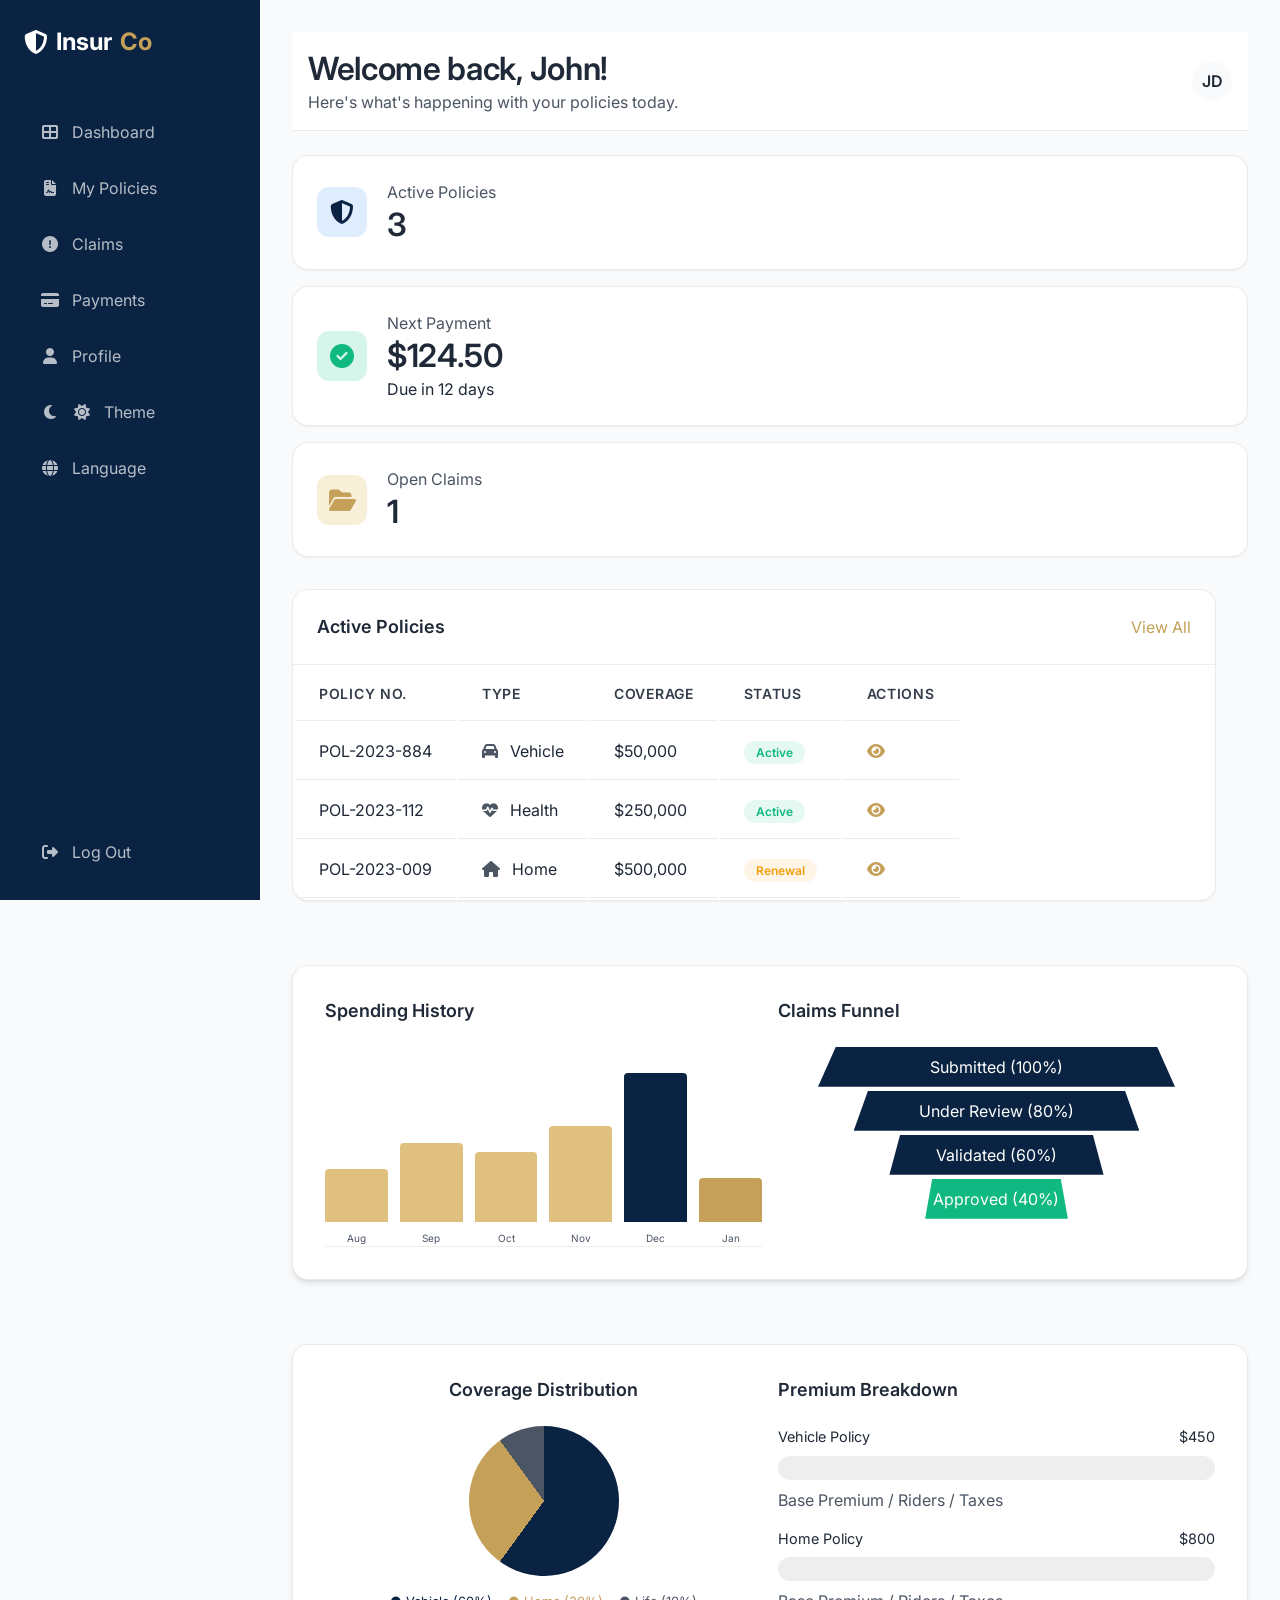
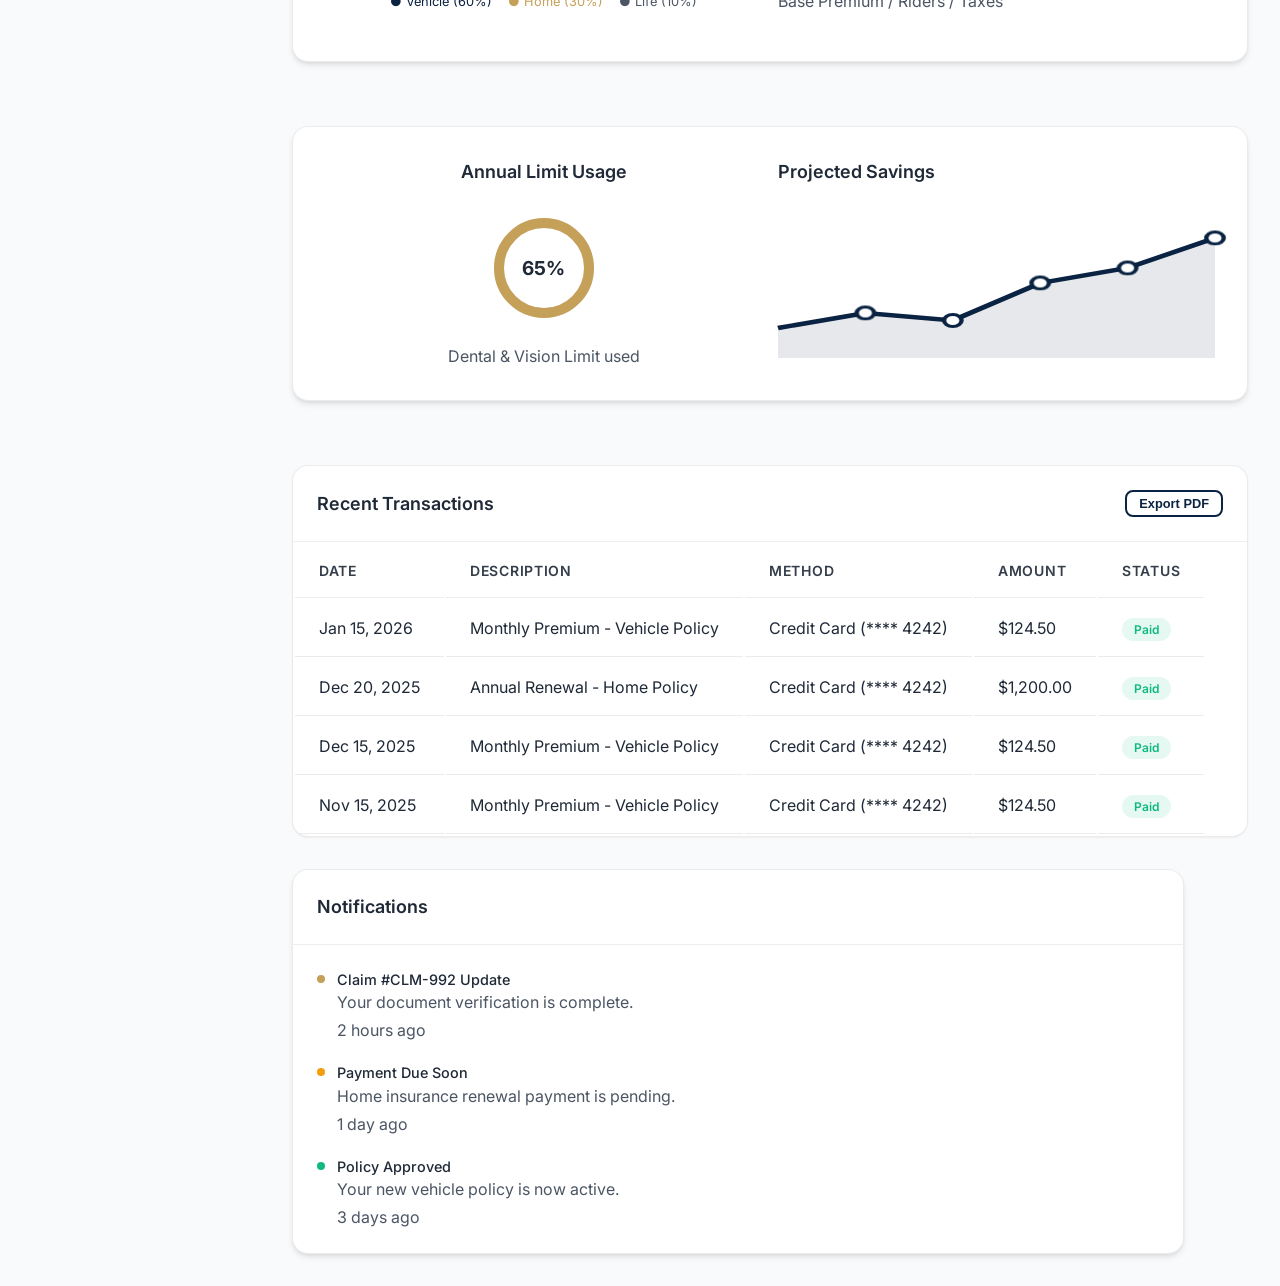
<file: dashboard-user.html>
<!DOCTYPE html>
<html lang="en" dir="ltr">

<head>
    <meta charset="UTF-8">
    <meta name="viewport" content="width=device-width, initial-scale=1.0">
    <title>My Dashboard - InsurCo</title>

    <!-- Favicon -->
    <link rel="icon" type="image/png" href="assets/images/favicon.png">

    <!-- Google Fonts: Inter -->
    <link rel="preconnect" href="https://fonts.googleapis.com">
    <link rel="preconnect" href="https://fonts.gstatic.com" crossorigin>
    <link href="https://fonts.googleapis.com/css2?family=Inter:wght@400;500;600;700;800&display=swap" rel="stylesheet">

    <!-- Font Awesome -->
    <link rel="stylesheet" href="https://cdnjs.cloudflare.com/ajax/libs/font-awesome/6.4.0/css/all.min.css">

    <!-- Custom CSS -->
    <link rel="stylesheet" href="assets/css/style.css">
</head>

<body>

    <div class="dashboard-layout">
        <!-- Sidebar -->
        <aside class="sidebar">
            <a href="index.html" class="sidebar-brand">
                <i class="fas fa-shield-halved"></i> Insur<span>Co</span>
            </a>
            <button class="sidebar-close" aria-label="Close sidebar">
                <i class="fas fa-times"></i>
            </button>
            <nav class="sidebar-nav">
                <a href="#" class="sidebar-link active"><i class="fas fa-th-large" style="width: 20px;"></i><span>Dashboard</span></a>
                <a href="#" class="sidebar-link"><i class="fas fa-file-contract" style="width: 20px;"></i><span>My Policies</span></a>
                <a href="#" class="sidebar-link"><i class="fas fa-exclamation-circle" style="width: 20px;"></i><span>Claims</span></a>
                <a href="#" class="sidebar-link"><i class="fas fa-credit-card" style="width: 20px;"></i><span>Payments</span></a>
                <a href="#" class="sidebar-link"><i class="fas fa-user" style="width: 20px;"></i><span>Profile</span></a>
                <!-- Language Toggle in Sidebar -->
                <!-- Theme Toggle -->
                <button class="sidebar-link theme-toggle" aria-label="Toggle Theme"><i class="fas fa-moon" style="width: 20px;"></i><i class="fas fa-sun" style="width: 20px;"></i><span>Theme</span></button>
                <!-- Language Toggle -->
                <button class="sidebar-link language-toggle" aria-label="Switch Language"><i class="fas fa-globe" style="width: 20px;"></i><span>Language</span></button>
                <a href="index.html" class="sidebar-link" style="margin-top: auto;"><i class="fas fa-sign-out-alt" style="width: 20px;"></i><span>Log Out</span></a>
            </nav>
        </aside>
        <div class="sidebar-overlay" aria-hidden="true"></div>

        <!-- Main Content -->
        <main class="main-content">
            <!-- Header -->
            <header class="dashboard-header">
                <div style="display: flex; align-items: center; gap: 12px;">
                    <!-- Sidebar Toggle for Mobile -->
                    <button class="sidebar-toggle" aria-label="Open sidebar menu">
                        <i class="fas fa-bars"></i>
                    </button>
                    <div>
                        <h1 class="h2">Welcome back, John!</h1>
                        <p class="text-muted">Here's what's happening with your policies today.</p>
                    </div>
                </div>
                <div class="user-profile">
                    <div class="avatar">JD</div>
                </div>
            </header>

            <!-- KPI Cards -->
            <div class="grid grid-cols-3 reveal-up" style="margin-bottom: 32px;">
                <div class="stat-card">
                    <div class="stat-icon bg-blue-light"><i class="fas fa-shield-alt"></i></div>
                    <div>
                        <p class="text-muted text-sm">Active Policies</p>
                        <h3 class="h2">3</h3>
                    </div>
                </div>
                <div class="stat-card">
                    <div class="stat-icon bg-green-light"><i class="fas fa-check-circle"></i></div>
                    <div>
                        <p class="text-muted text-sm">Next Payment</p>
                        <h3 class="h2">$124.50</h3>
                        <p class="text-xs text-success">Due in 12 days</p>
                    </div>
                </div>
                <div class="stat-card">
                    <div class="stat-icon bg-gold-light"><i class="fas fa-folder-open"></i></div>
                    <div>
                        <p class="text-muted text-sm">Open Claims</p>
                        <h3 class="h2">1</h3>
                    </div>
                </div>
            </div>

            <div class="grid grid-cols-3" style="gap: 32px; align-items: start;">
                <!-- Active Policies (2/3 width) -->
                <div class="table-container reveal-up" style="grid-column: span 2;">
                    <div
                        style="padding: 24px; border-bottom: 1px solid #eee; display: flex; justify-content: space-between; align-items: center;">
                        <h3 class="h3" style="font-size: 1.125rem;">Active Policies</h3>
                        <a href="#" class="text-secondary text-sm font-weight-bold">View All</a>
                    </div>
                    <table class="data-table dashboard-user-table">
                        <thead>
                            <tr>
                                <th>Policy No.</th>
                                <th>Type</th>
                                <th>Coverage</th>
                                <th>Status</th>
                                <th>Actions</th>
                            </tr>
                        </thead>
                        <tbody>
                            <tr>
                                <td>POL-2023-884</td>
                                <td><i class="fas fa-car text-muted" style="margin-right: 8px;"></i> Vehicle</td>
                                <td>$50,000</td>
                                <td><span class="status-badge status-active">Active</span></td>
                                <td><a href="#" class="text-primary"><i class="fas fa-eye"></i></a></td>
                            </tr>
                            <tr>
                                <td>POL-2023-112</td>
                                <td><i class="fas fa-heartbeat text-muted" style="margin-right: 8px;"></i> Health</td>
                                <td>$250,000</td>
                                <td><span class="status-badge status-active">Active</span></td>
                                <td><a href="#" class="text-primary"><i class="fas fa-eye"></i></a></td>
                            </tr>
                            <tr>
                                <td>POL-2023-009</td>
                                <td><i class="fas fa-home text-muted" style="margin-right: 8px;"></i> Home</td>
                                <td>$500,000</td>
                                <td><span class="status-badge status-pending">Renewal</span></td>
                                <td><a href="#" class="text-primary"><i class="fas fa-eye"></i></a></td>
                            </tr>
                        </tbody>
                    </table>
                </div>

                <!-- Spending History (Bar Chart) & Claims Funnel -->
                <div class="card reveal-up" style="grid-column: span 3; margin-top: 32px;">
                    <div class="grid grid-cols-2">
                        <!-- 1. Vertical Bar Chart -->
                        <div>
                            <h3 class="h3" style="font-size: 1.125rem; margin-bottom: 24px;">Spending History</h3>
                            <div class="bar-chart-v">
                                <div class="bar-v chart-bar-animate"
                                    style="--h: 30%; background: var(--secondary-light);" data-label="Aug"></div>
                                <div class="bar-v chart-bar-animate"
                                    style="--h: 45%; background: var(--secondary-light);" data-label="Sep"></div>
                                <div class="bar-v chart-bar-animate"
                                    style="--h: 40%; background: var(--secondary-light);" data-label="Oct"></div>
                                <div class="bar-v chart-bar-animate"
                                    style="--h: 55%; background: var(--secondary-light);" data-label="Nov"></div>
                                <div class="bar-v chart-bar-animate" style="--h: 85%; background: var(--primary-color);"
                                    data-label="Dec"></div>
                                <div class="bar-v chart-bar-animate"
                                    style="--h: 25%; background: var(--secondary-color);" data-label="Jan"></div>
                            </div>
                        </div>

                        <!-- 2. Funnel Chart -->
                        <div>
                            <h3 class="h3" style="font-size: 1.125rem; margin-bottom: 24px;">Claims Funnel</h3>
                            <div style="padding: 0 40px;">
                                <div class="funnel-stage" style="width: 100%; opacity: 1; animation-delay: 0s;">
                                    Submitted (100%)</div>
                                <div class="funnel-stage" style="width: 80%; opacity: 0.9; animation-delay: 0.2s;">Under
                                    Review (80%)</div>
                                <div class="funnel-stage" style="width: 60%; opacity: 0.8; animation-delay: 0.4s;">
                                    Validated (60%)</div>
                                <div class="funnel-stage"
                                    style="width: 40%; background: var(--success); opacity: 1; animation-delay: 0.6s;">
                                    Approved (40%)</div>
                            </div>
                        </div>
                    </div>
                </div>

                <!-- Coverage Distribution & Premium Breakdown -->
                <div class="card reveal-up" style="grid-column: span 3; margin-top: 32px;">
                    <div class="grid grid-cols-2">
                        <!-- 3. Pie Chart -->
                        <div class="text-center">
                            <h3 class="h3" style="font-size: 1.125rem; margin-bottom: 24px;">Coverage Distribution</h3>
                            <div class="chart-pie"
                                style="--c1: var(--primary-color); --p1: 60%; --c2: var(--secondary-color); --p2: 90%; --c3: var(--text-light);">
                            </div>
                            <div
                                style="margin-top: 16px; display: flex; justify-content: center; gap: 16px; font-size: 0.8rem;">
                                <span style="color: var(--primary-color);">● Vehicle (60%)</span>
                                <span style="color: var(--secondary-color);">● Home (30%)</span>
                                <span style="color: var(--text-light);">● Life (10%)</span>
                            </div>
                        </div>

                        <!-- 4. Stacked Bar -->
                        <div>
                            <h3 class="h3" style="font-size: 1.125rem; margin-bottom: 24px;">Premium Breakdown</h3>
                            <div style="margin-bottom: 16px;">
                                <div style="display: flex; justify-content: space-between; font-size: 0.9rem;">
                                    <span>Vehicle Policy</span>
                                    <span>$450</span>
                                </div>
                                <div class="stacked-bar-h">
                                    <div class="bar-segment chart-bar-h-animate"
                                        style="width: 50%; background: var(--primary-color);"></div>
                                    <div class="bar-segment chart-bar-h-animate"
                                        style="width: 30%; background: var(--secondary-color);"></div>
                                    <div class="bar-segment chart-bar-h-animate" style="width: 20%; background: #ddd;">
                                    </div>
                                </div>
                                <p class="text-xs text-muted">Base Premium / Riders / Taxes</p>
                            </div>
                            <div style="margin-bottom: 16px;">
                                <div style="display: flex; justify-content: space-between; font-size: 0.9rem;">
                                    <span>Home Policy</span>
                                    <span>$800</span>
                                </div>
                                <div class="stacked-bar-h">
                                    <div class="bar-segment chart-bar-h-animate"
                                        style="width: 70%; background: var(--primary-color);"></div>
                                    <div class="bar-segment chart-bar-h-animate"
                                        style="width: 15%; background: var(--secondary-color);"></div>
                                    <div class="bar-segment chart-bar-h-animate" style="width: 15%; background: #ddd;">
                                    </div>
                                </div>
                                <p class="text-xs text-muted">Base Premium / Riders / Taxes</p>
                            </div>
                        </div>
                    </div>
                </div>

                <!-- Policy Usage & Savings -->
                <div class="card reveal-up" style="grid-column: span 3; margin-top: 32px;">
                    <div class="grid grid-cols-2">
                        <!-- 5. Radial Progress -->
                        <div class="text-center">
                            <h3 class="h3" style="font-size: 1.125rem; margin-bottom: 24px;">Annual Limit Usage</h3>
                            <div style="position: relative; width: 120px; height: 120px; margin: 0 auto;">
                                <svg class="radial-progress">
                                    <circle class="radial-circle-bg" cx="60" cy="60" r="45"></circle>
                                    <circle class="radial-circle-fg" cx="60" cy="60" r="45"
                                        style="stroke-dasharray: 283; stroke-dashoffset: 100;"></circle>
                                </svg>
                                <div
                                    style="position: absolute; top: 50%; left: 50%; transform: translate(-50%, -50%); font-weight: bold; font-size: 1.2rem;">
                                    65%</div>
                            </div>
                            <p class="text-muted text-sm" style="margin-top: 16px;">Dental & Vision Limit used</p>
                        </div>

                        <!-- 6. Area Chart -->
                        <div>
                            <h3 class="h3" style="font-size: 1.125rem; margin-bottom: 24px;">Projected Savings</h3>
                            <div style="height: 150px;">
                                <svg class="chart-svg" viewBox="0 0 200 100" preserveAspectRatio="none">
                                    <path class="chart-area"
                                        d="M0,100 L0,80 L40,70 L80,75 L120,50 L160,40 L200,20 L200,100 Z" />
                                    <path class="chart-line chart-stroke-animate"
                                        d="M0,80 L40,70 L80,75 L120,50 L160,40 L200,20" />
                                    <circle class="chart-dot chart-animate-fade" cx="40" cy="70"
                                        style="animation-delay: 0.2s" />
                                    <circle class="chart-dot chart-animate-fade" cx="80" cy="75"
                                        style="animation-delay: 0.4s" />
                                    <circle class="chart-dot chart-animate-fade" cx="120" cy="50"
                                        style="animation-delay: 0.6s" />
                                    <circle class="chart-dot chart-animate-fade" cx="160" cy="40"
                                        style="animation-delay: 0.8s" />
                                    <circle class="chart-dot chart-animate-fade" cx="200" cy="20"
                                        style="animation-delay: 1s" />
                                </svg>
                            </div>
                        </div>
                    </div>
                </div>

                <!-- Recent Transactions (New) -->
                <div class="table-container reveal-up" style="grid-column: span 3; margin-top: 32px;">
                    <div
                        style="padding: 24px; border-bottom: 1px solid #eee; display: flex; justify-content: space-between; align-items: center;">
                        <h3 class="h3" style="font-size: 1.125rem;">Recent Transactions</h3>
                        <button class="btn btn-outline" style="padding: 4px 12px; font-size: 0.8rem;">Export
                            PDF</button>
                    </div>
                    <table class="data-table dashboard-user-table">
                        <thead>
                            <tr>
                                <th>Date</th>
                                <th>Description</th>
                                <th>Method</th>
                                <th>Amount</th>
                                <th>Status</th>
                            </tr>
                        </thead>
                        <tbody>
                            <tr>
                                <td>Jan 15, 2026</td>
                                <td>Monthly Premium - Vehicle Policy</td>
                                <td>Credit Card (**** 4242)</td>
                                <td>$124.50</td>
                                <td><span class="status-badge status-active">Paid</span></td>
                            </tr>
                            <tr>
                                <td>Dec 20, 2025</td>
                                <td>Annual Renewal - Home Policy</td>
                                <td>Credit Card (**** 4242)</td>
                                <td>$1,200.00</td>
                                <td><span class="status-badge status-active">Paid</span></td>
                            </tr>
                            <tr>
                                <td>Dec 15, 2025</td>
                                <td>Monthly Premium - Vehicle Policy</td>
                                <td>Credit Card (**** 4242)</td>
                                <td>$124.50</td>
                                <td><span class="status-badge status-active">Paid</span></td>
                            </tr>
                            <tr>
                                <td>Nov 15, 2025</td>
                                <td>Monthly Premium - Vehicle Policy</td>
                                <td>Credit Card (**** 4242)</td>
                                <td>$124.50</td>
                                <td><span class="status-badge status-active">Paid</span></td>
                            </tr>
                        </tbody>
                    </table>
                </div>

                <!-- Notifications / Recent Activity (1/3 width) -->
                <div class="card reveal-up" style="padding: 0;">
                    <div style="padding: 24px; border-bottom: 1px solid #eee;">
                        <h3 class="h3" style="font-size: 1.125rem;">Notifications</h3>
                    </div>
                    <div style="padding: 24px;">
                        <div style="margin-bottom: 20px; display: flex; gap: 12px;">
                            <div
                                style="width: 8px; height: 8px; background-color: var(--secondary-color); border-radius: 50%; margin-top: 6px;">
                            </div>
                            <div>
                                <p style="font-weight: 500; font-size: 0.9rem;">Claim #CLM-992 Update</p>
                                <p class="text-muted text-sm">Your document verification is complete.</p>
                                <p class="text-xs text-muted" style="margin-top: 4px;">2 hours ago</p>
                            </div>
                        </div>
                        <div style="margin-bottom: 20px; display: flex; gap: 12px;">
                            <div
                                style="width: 8px; height: 8px; background-color: var(--warning); border-radius: 50%; margin-top: 6px;">
                            </div>
                            <div>
                                <p style="font-weight: 500; font-size: 0.9rem;">Payment Due Soon</p>
                                <p class="text-muted text-sm">Home insurance renewal payment is pending.</p>
                                <p class="text-xs text-muted" style="margin-top: 4px;">1 day ago</p>
                            </div>
                        </div>
                        <div style="display: flex; gap: 12px;">
                            <div
                                style="width: 8px; height: 8px; background-color: var(--success); border-radius: 50%; margin-top: 6px;">
                            </div>
                            <div>
                                <p style="font-weight: 500; font-size: 0.9rem;">Policy Approved</p>
                                <p class="text-muted text-sm">Your new vehicle policy is now active.</p>
                                <p class="text-xs text-muted" style="margin-top: 4px;">3 days ago</p>
                            </div>
                        </div>
                    </div>
                </div>
            </div>
        </main>
    </div>

    <!-- Main JS -->
    <script src="assets/js/main.js"></script>

</body>

</html>
</file>
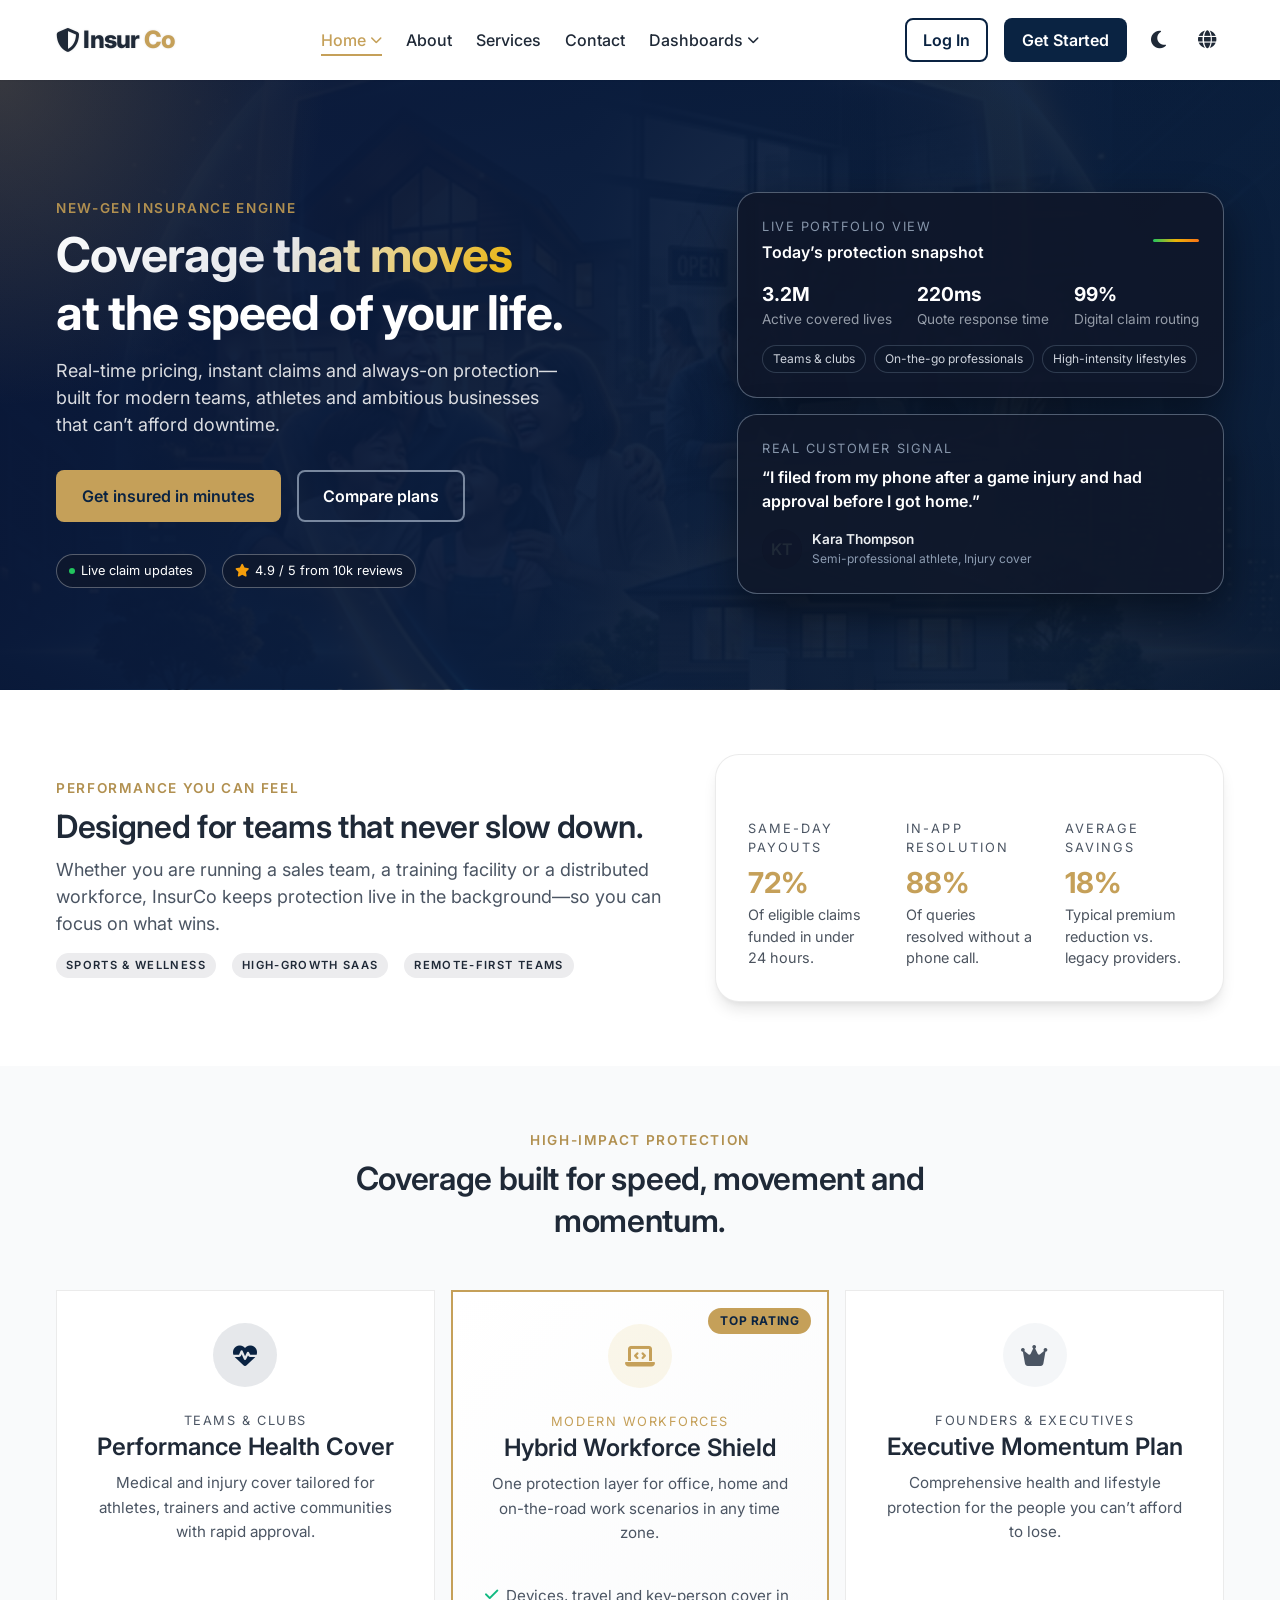
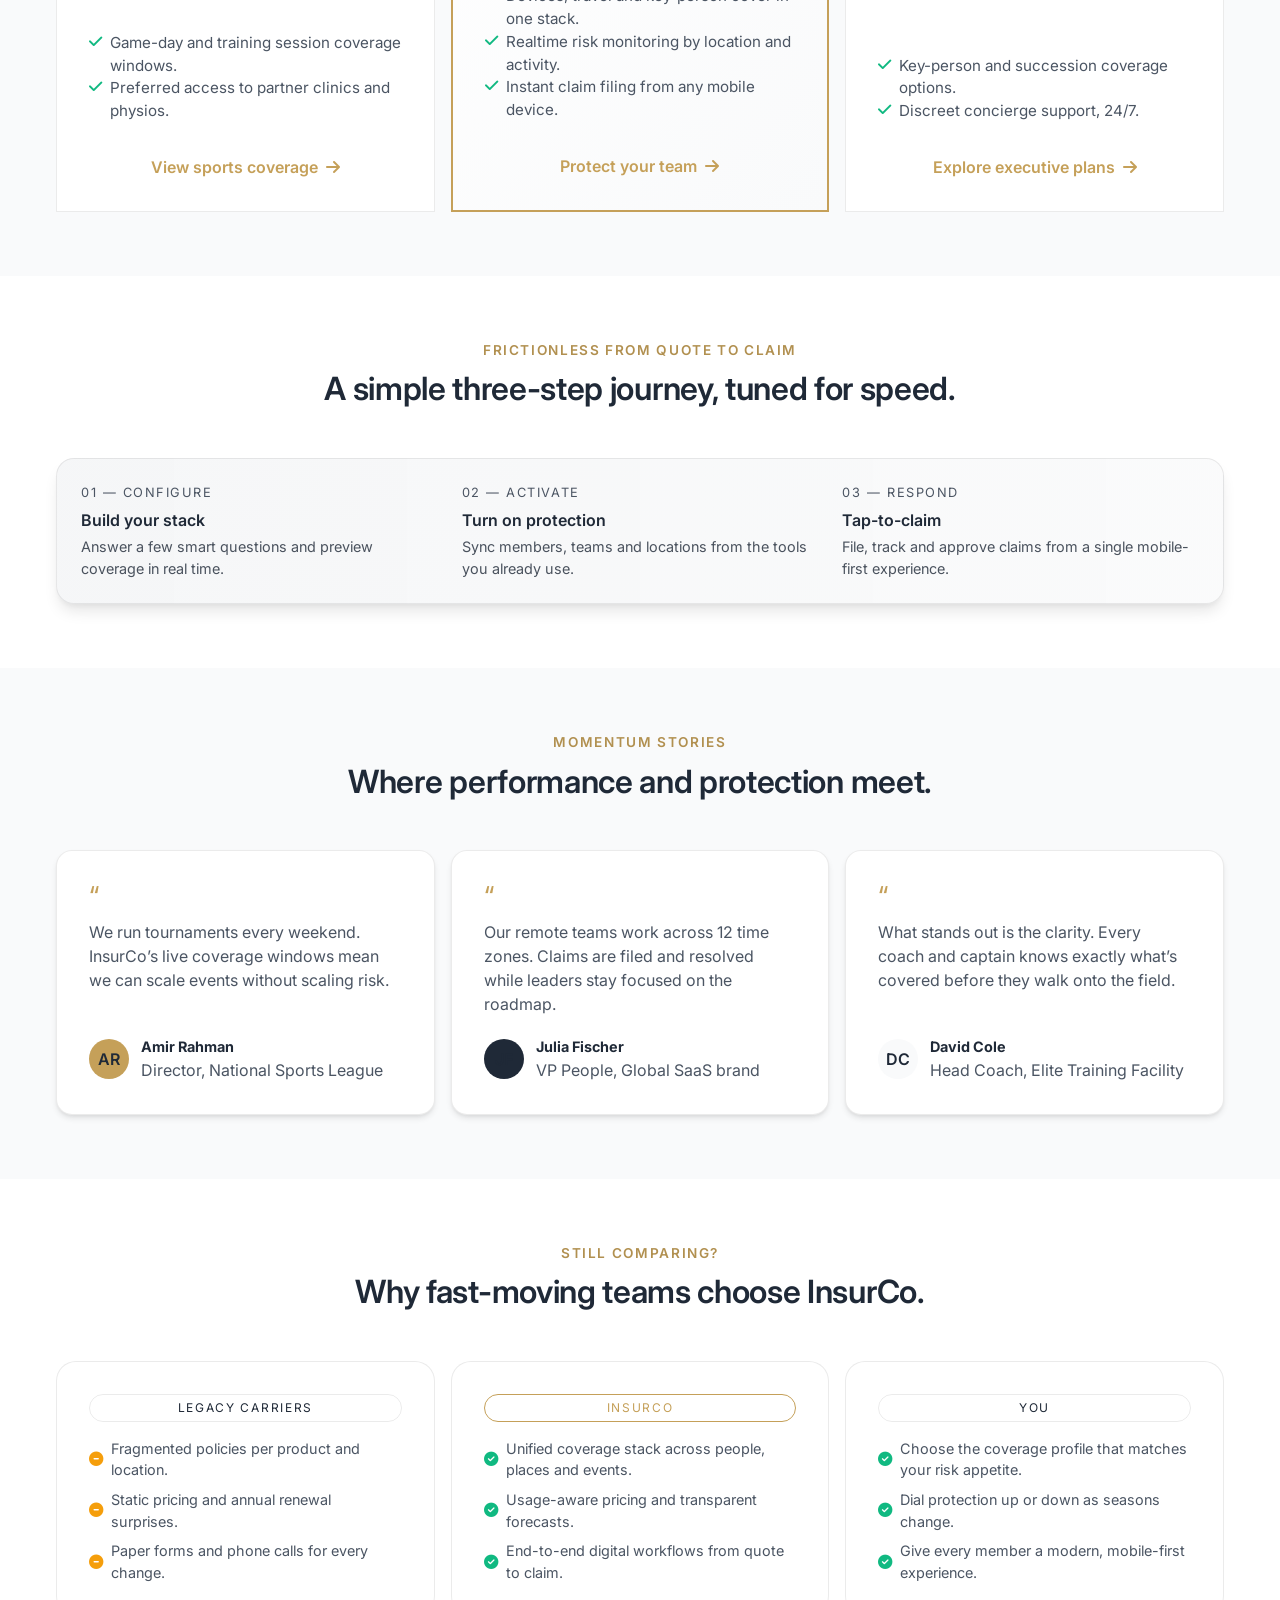
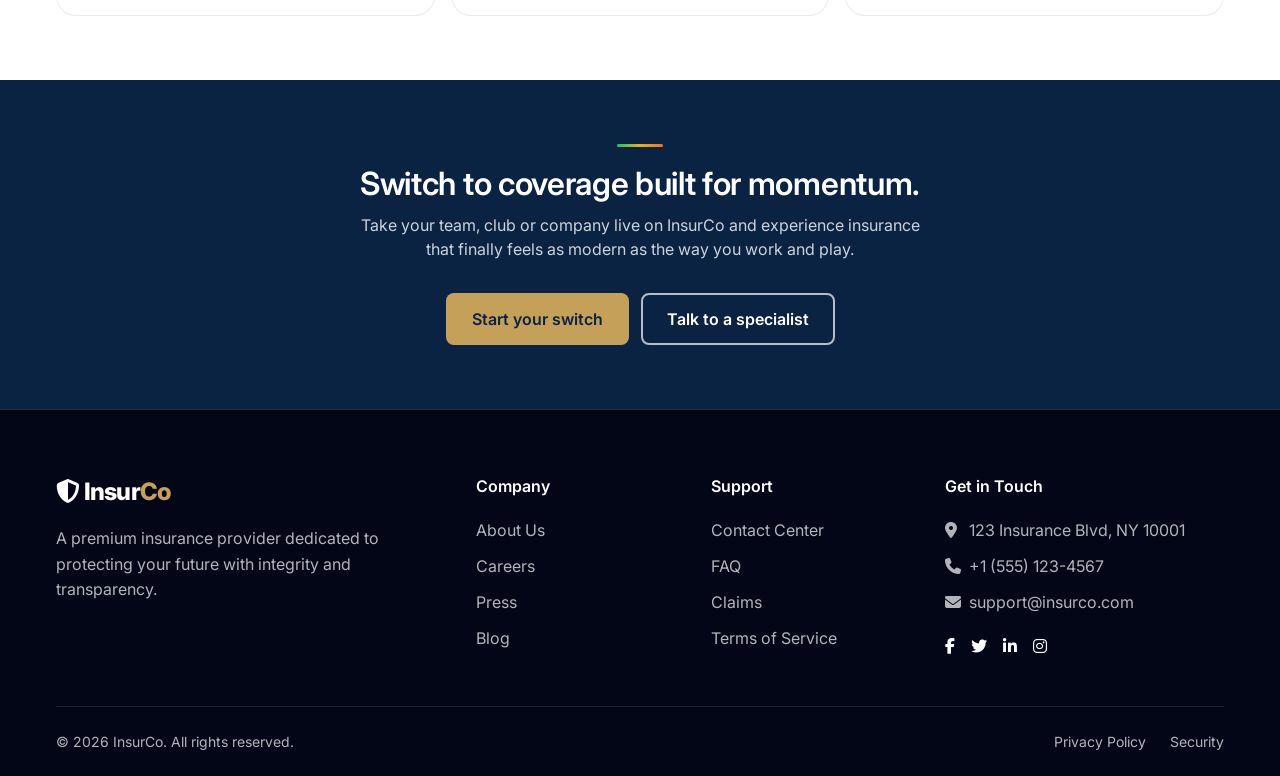
<file: home-v2.html>
<!DOCTYPE html>
<html lang="en" dir="ltr">

<head>
    <meta charset="UTF-8">
    <meta name="viewport" content="width=device-width, initial-scale=1.0">
    <title>InsurCo - Your Partner in Protection</title>

    <!-- Favicon -->
    <link rel="icon" type="image/png" href="assets/images/favicon.png">

    <!-- Google Fonts: Inter -->
    <link rel="preconnect" href="https://fonts.googleapis.com">
    <link rel="preconnect" href="https://fonts.gstatic.com" crossorigin>
    <link href="https://fonts.googleapis.com/css2?family=Inter:wght@400;500;600;700;800&display=swap" rel="stylesheet">

    <!-- Font Awesome -->
    <link rel="stylesheet" href="https://cdnjs.cloudflare.com/ajax/libs/font-awesome/6.4.0/css/all.min.css">

    <!-- Custom CSS -->
    <link rel="stylesheet" href="assets/css/style.css">
</head>

<body>

    <!-- Navbar -->
    <nav class="navbar">
        <div class="container">
            <a href="index.html" class="brand-logo">
                <i class="fas fa-shield-halved"></i> Insur<span>Co</span>
            </a>

            <div class="nav-links">
                <!-- Home Dropdown -->
                <div class="dropdown">
                    <a href="#" class="nav-link dropdown-toggle active">Home <i class="fas fa-chevron-down"
                            style="font-size: 12px;"></i></a>
                    <div class="dropdown-menu">
                        <a href="index.html" class="dropdown-item">Home V1</a>
                        <a href="home-v2.html" class="dropdown-item active">Home V2</a>
                    </div>
                </div>

                <a href="about.html" class="nav-link">About</a>
                <a href="services.html" class="nav-link">Services</a>

                <a href="contact.html" class="nav-link">Contact</a>

                <!-- Dashboards Dropdown -->
                <div class="dropdown">
                    <a href="#" class="nav-link dropdown-toggle">Dashboards <i class="fas fa-chevron-down"
                            style="font-size: 12px;"></i></a>
                    <div class="dropdown-menu">
                        <a href="dashboard-user.html" class="dropdown-item">User Dashboard</a>
                        <a href="dashboard-admin.html" class="dropdown-item">Admin Dashboard</a>
                    </div>
                </div>
            </div>

            <div style="display: flex; align-items: center; gap: 1rem;">
                <div class="nav-buttons" style="display: flex; gap: 1rem; align-items: center;">
                    <a href="login.html" class="btn btn-outline" style="padding: 8px 16px;">Log In</a>
                    <a href="signup.html" class="btn btn-primary" style="padding: 8px 16px;">Get Started</a>
                </div>
                <!-- Theme Toggle -->
                <button class="theme-toggle" aria-label="Toggle Theme">
                    <i class="fas fa-moon"></i>
                    <i class="fas fa-sun"></i>
                </button>

                <!-- Globe Toggle -->
                <button class="language-toggle" aria-label="Switch Language">
                    <i class="fas fa-globe"></i>
                </button>
                <!-- Hamburger Menu Toggle (RTL-safe) -->
                <button class="menu-toggle" aria-label="Open menu">
                    <span></span>
                    <span></span>
                    <span></span>
                </button>

                <!-- Mobile Menu Button (Legacy) -->
                <button class="mobile-menu-btn" aria-label="Toggle Menu">
                    <i class="fas fa-bars"></i>
                </button>
            </div>
        </div>
    </nav>

    <!-- Mobile Menu -->
    <div class="mobile-menu">
        <div style="padding: 8px 0; border-bottom: 1px solid #eee; margin-bottom: 8px;">
            <span
                style="display: block; padding: 8px 0 8px 0; font-weight: 600; color: var(--text-light); font-size: 0.875rem;">Home
                Layouts</span>
            <a href="index.html" class="nav-link" style="padding-left: 16px;">Home V1</a>
            <a href="home-v2.html" class="nav-link active" style="padding-left: 16px;">Home V2</a>
        </div>
        <a href="about.html" class="nav-link">About</a>
        <a href="services.html" class="nav-link">Services</a>
        <a href="contact.html" class="nav-link">Contact</a>
        <div style="padding: 8px 0; border-top: 1px solid #eee; border-bottom: 1px solid #eee; margin: 8px 0;">
            <span
                style="display: block; padding: 8px 0; font-weight: 600; color: var(--text-light); font-size: 0.875rem;">Dashboards</span>
            <a href="dashboard-user.html" class="nav-link" style="padding-left: 16px;">User Dashboard</a>
            <a href="dashboard-admin.html" class="nav-link" style="padding-left: 16px;">Admin Dashboard</a>
        </div>
        <hr style="border: 0; border-top: 1px solid #eee;">
        <a href="login.html" class="btn btn-outline" style="width: 100%;">Log In</a>
        <a href="signup.html" class="btn btn-primary" style="width: 100%;">Get Started</a>
    </div>

    <!-- Home V2 – Bold / High-Impact Modern -->
    <section class="home-hero-v2">
        <div class="container">
            <div class="home-hero-v2-grid">
                <div class="reveal-up">
                    <p class="section-kicker">New-gen insurance engine</p>
                    <h1 class="h1">
                        <span class="headline-gradient">Coverage that moves</span><br>
                        at the speed of your life.
                    </h1>
                    <p class="home-hero-v2-subtitle">
                        Real-time pricing, instant claims and always-on protection—built for modern teams, athletes and
                        ambitious businesses that can’t afford downtime.
                    </p>
                    <div class="home-hero-actions">
                        <a href="signup.html" class="btn btn-secondary">Get insured in minutes</a>
                        <a href="services.html" class="btn btn-outline"
                            style="border-color: rgba(148,163,184,0.8); color: white;">Compare plans</a>
                    </div>
                    <div class="home-hero-v2-meta">
                        <span class="meta-pill">
                            <span class="meta-pill-dot"></span>
                            Live claim updates
                        </span>
                        <span class="meta-pill">
                            <i class="fas fa-star" style="color: var(--warning);"></i>
                            4.9 / 5 from 10k reviews
                        </span>
                    </div>
                </div>
                <div class="home-hero-v2-panel reveal-up reveal-delay-1">
                    <div class="home-hero-v2-card">
                        <div style="display: flex; justify-content: space-between; align-items: center; gap: 12px;">
                            <div>
                                <p class="plan-meta" style="color: rgba(148,163,184,0.9);">Live portfolio view</p>
                                <p style="font-weight: 600; margin-top: 4px; color: white;">Today’s protection snapshot
                                </p>
                            </div>
                            <div class="accent-stripe"></div>
                        </div>
                        <div class="home-hero-v2-gridline">
                            <div>
                                <p class="home-hero-v2-stat">3.2M</p>
                                <p>Active covered lives</p>
                            </div>
                            <div>
                                <p class="home-hero-v2-stat">220ms</p>
                                <p>Quote response time</p>
                            </div>
                            <div>
                                <p class="home-hero-v2-stat">99%</p>
                                <p>Digital claim routing</p>
                            </div>
                        </div>
                        <div class="home-hero-v2-tag-row">
                            <span class="home-hero-v2-tag">Teams &amp; clubs</span>
                            <span class="home-hero-v2-tag">On-the-go professionals</span>
                            <span class="home-hero-v2-tag">High-intensity lifestyles</span>
                        </div>
                    </div>
                    <div class="home-hero-v2-card" style="background: rgba(15,23,42,0.88);">
                        <p class="plan-meta" style="color: rgba(148,163,184,0.9);">Real customer signal</p>
                        <p style="font-weight: 600; margin-top: 6px; color: white;">“I filed from my phone after a game
                            injury and had approval before I got home.”</p>
                        <div style="display: flex; align-items: center; gap: 10px; margin-top: 16px;">
                            <div class="avatar" style="background-color: rgba(15,23,42,0.9);">KT</div>
                            <div>
                                <p style="font-size: 0.85rem; font-weight: 600; color: rgba(248,250,252,0.95);">Kara
                                    Thompson</p>
                                <p style="font-size: 0.75rem; color: rgba(148,163,184,0.95);">Semi-professional athlete,
                                    Injury cover</p>
                            </div>
                        </div>
                    </div>
                </div>
            </div>
        </div>
    </section>

    <!-- Section 2: Performance stats strip -->
    <section class="section bg-surface">
        <div class="container">
            <div class="section-split">
                <div class="reveal-up">
                    <p class="section-kicker">Performance you can feel</p>
                    <h2 class="h2">Designed for teams that never slow down.</h2>
                    <p class="section-description" style="margin-top: 8px;">
                        Whether you are running a sales team, a training facility or a distributed workforce, InsurCo
                        keeps protection live in the background—so you can focus on what wins.
                    </p>
                    <div class="home-hero-v2-meta" style="margin-top: var(--spacing-md);">
                        <span class="badge-soft badge-soft-slate">Sports &amp; wellness</span>
                        <span class="badge-soft badge-soft-slate">High-growth SaaS</span>
                        <span class="badge-soft badge-soft-slate">Remote-first teams</span>
                    </div>
                </div>
                <div class="surface-elevated reveal-up reveal-delay-1">
                    <div class="stat-row">
                        <div>
                            <p class="stat-block-label">Same-day payouts</p>
                            <p class="stat-block-value">72%</p>
                            <p class="stat-block-helper">Of eligible claims funded in under 24 hours.</p>
                        </div>
                        <div>
                            <p class="stat-block-label">In-app resolution</p>
                            <p class="stat-block-value">88%</p>
                            <p class="stat-block-helper">Of queries resolved without a phone call.</p>
                        </div>
                        <div>
                            <p class="stat-block-label">Average savings</p>
                            <p class="stat-block-value">18%</p>
                            <p class="stat-block-helper">Typical premium reduction vs. legacy providers.</p>
                        </div>
                    </div>
                </div>
            </div>
        </div>
    </section>

    <!-- Section 3: High-impact product tiles -->
    <section class="section bg-light">
        <div class="container">
            <div class="section-header section-header-center reveal-up">
                <p class="section-kicker">High-impact protection</p>
                <h2 class="h2">Coverage built for speed, movement and momentum.</h2>
            </div>
            <div class="grid-cols-3 plan-grid">
                <!-- Sports & Wellness -->
                <div class="plan-card-v2 center-aligned reveal-up">
                    <div class="plan-icon-wrapper icon-blue">
                        <i class="fas fa-heart-pulse"></i>
                    </div>
                    <p class="plan-meta">Teams & clubs</p>
                    <h3 class="h3">Performance Health Cover</h3>
                    <p class="text-muted">
                        Medical and injury cover tailored for athletes, trainers and active communities with rapid approval.
                    </p>
                    <ul class="list-check">
                        <li><i class="fas fa-check"></i><span>Game-day and training session coverage windows.</span></li>
                        <li><i class="fas fa-check"></i><span>Preferred access to partner clinics and physios.</span></li>
                    </ul>
                    <a href="services.html" class="btn-link">View sports coverage <i class="fas fa-arrow-right"></i></a>
                </div>

                <!-- Modern Workforce (Featured) -->
                <div class="plan-card-v2 featured center-aligned reveal-up reveal-delay-1">
                    <span class="featured-badge">Top Rating</span>
                    <div class="plan-icon-wrapper icon-gold">
                        <i class="fas fa-laptop-code"></i>
                    </div>
                    <p class="plan-meta" style="color: var(--secondary-color);">Modern workforces</p>
                    <h3 class="h3">Hybrid Workforce Shield</h3>
                    <p class="text-muted">
                        One protection layer for office, home and on-the-road work scenarios in any time zone.
                    </p>
                    <ul class="list-check">
                        <li><i class="fas fa-check"></i><span>Devices, travel and key-person cover in one stack.</span></li>
                        <li><i class="fas fa-check"></i><span>Realtime risk monitoring by location and activity.</span></li>
                        <li><i class="fas fa-check"></i><span>Instant claim filing from any mobile device.</span></li>
                    </ul>
                    <a href="services.html" class="btn-link">Protect your team <i class="fas fa-arrow-right"></i></a>
                </div>

                <!-- Executive Plans -->
                <div class="plan-card-v2 center-aligned reveal-up reveal-delay-2">
                    <div class="plan-icon-wrapper icon-slate">
                        <i class="fas fa-crown"></i>
                    </div>
                    <p class="plan-meta">Founders & executives</p>
                    <h3 class="h3">Executive Momentum Plan</h3>
                    <p class="text-muted">
                        Comprehensive health and lifestyle protection for the people you can’t afford to lose.
                    </p>
                    <ul class="list-check">
                        <li><i class="fas fa-check"></i><span>Key-person and succession coverage options.</span></li>
                        <li><i class="fas fa-check"></i><span>Discreet concierge support, 24/7.</span></li>
                    </ul>
                    <a href="services.html" class="btn-link">Explore executive plans <i class="fas fa-arrow-right"></i></a>
                </div>
            </div>
        </div>
    </section>

    <!-- Section 4: Frictionless experience timeline -->
    <section class="section bg-surface">
        <div class="container">
            <div class="section-header section-header-center reveal-up">
                <p class="section-kicker">Frictionless from quote to claim</p>
                <h2 class="h2">A simple three-step journey, tuned for speed.</h2>
            </div>
            <div class="timeline surface-elevated reveal-up reveal-delay-1">
                <div class="timeline-steps">
                    <div>
                        <p class="timeline-step-label">01 — Configure</p>
                        <p class="timeline-step-title">Build your stack</p>
                        <p class="timeline-step-copy">Answer a few smart questions and preview coverage in real time.
                        </p>
                    </div>
                    <div>
                        <p class="timeline-step-label">02 — Activate</p>
                        <p class="timeline-step-title">Turn on protection</p>
                        <p class="timeline-step-copy">Sync members, teams and locations from the tools you already use.
                        </p>
                    </div>
                    <div>
                        <p class="timeline-step-label">03 — Respond</p>
                        <p class="timeline-step-title">Tap-to-claim</p>
                        <p class="timeline-step-copy">File, track and approve claims from a single mobile-first
                            experience.
                        </p>
                    </div>
                </div>
            </div>
        </div>
    </section>

    <!-- Section 5: Momentum stories -->
    <section class="section bg-light">
        <div class="container">
            <div class="section-header section-header-center reveal-up">
                <p class="section-kicker">Momentum stories</p>
                <h2 class="h2">Where performance and protection meet.</h2>
            </div>
            <div class="grid-cols-3 testimonial-grid">
                <div class="card reveal-up">
                    <div class="quote-mark">“</div>
                    <p class="text-muted" style="margin-bottom: 20px;">
                        We run tournaments every weekend. InsurCo’s live coverage windows mean we can scale events
                        without scaling risk.
                    </p>
                    <div class="user-profile">
                        <div class="avatar" style="background-color: var(--secondary-color);">AR</div>
                        <div>
                            <p style="font-weight: 700; font-size: 0.9rem;">Amir Rahman</p>
                            <p class="text-muted text-xs">Director, National Sports League</p>
                        </div>
                    </div>
                </div>
                <div class="card reveal-up reveal-delay-1">
                    <div class="quote-mark">“</div>
                    <p class="text-muted" style="margin-bottom: 20px;">
                        Our remote teams work across 12 time zones. Claims are filed and resolved while leaders stay
                        focused on the roadmap.
                    </p>
                    <div class="user-profile">
                        <div class="avatar" style="background-color: var(--text-dark);">JF</div>
                        <div>
                            <p style="font-weight: 700; font-size: 0.9rem;">Julia Fischer</p>
                            <p class="text-muted text-xs">VP People, Global SaaS brand</p>
                        </div>
                    </div>
                </div>
                <div class="card reveal-up reveal-delay-2">
                    <div class="quote-mark">“</div>
                    <p class="text-muted" style="margin-bottom: 20px;">
                        What stands out is the clarity. Every coach and captain knows exactly what’s covered before they
                        walk onto the field.
                    </p>
                    <div class="user-profile">
                        <div class="avatar">DC</div>
                        <div>
                            <p style="font-weight: 700; font-size: 0.9rem;">David Cole</p>
                            <p class="text-muted text-xs">Head Coach, Elite Training Facility</p>
                        </div>
                    </div>
                </div>
            </div>
        </div>
    </section>

    <!-- Section 6: Still comparing providers? -->
    <section class="section bg-surface">
        <div class="container">
            <div class="section-header section-header-center reveal-up">
                <p class="section-kicker">Still comparing?</p>
                <h2 class="h2">Why fast-moving teams choose InsurCo.</h2>
            </div>
            <div class="grid-cols-3 comparison-grid">
                <div class="comparison-card reveal-up">
                    <span class="badge-outline">Legacy carriers</span>
                    <ul class="comparison-list">
                        <li><i class="fas fa-minus-circle" style="color: var(--warning);"></i><span>Fragmented policies
                                per product and location.</span></li>
                        <li><i class="fas fa-minus-circle" style="color: var(--warning);"></i><span>Static pricing and
                                annual renewal surprises.</span></li>
                        <li><i class="fas fa-minus-circle" style="color: var(--warning);"></i><span>Paper forms and
                                phone
                                calls for every change.</span></li>
                    </ul>
                </div>
                <div class="comparison-card reveal-up reveal-delay-1">
                    <span class="badge-outline"
                        style="border-color: var(--secondary-color); color: var(--secondary-color);">InsurCo</span>
                    <ul class="comparison-list">
                        <li><i class="fas fa-check-circle"></i><span>Unified coverage stack across people, places and
                                events.</span></li>
                        <li><i class="fas fa-check-circle"></i><span>Usage-aware pricing and transparent
                                forecasts.</span>
                        </li>
                        <li><i class="fas fa-check-circle"></i><span>End-to-end digital workflows from quote to
                                claim.</span></li>
                    </ul>
                </div>
                <div class="comparison-card reveal-up reveal-delay-2">
                    <span class="badge-outline">You</span>
                    <ul class="comparison-list">
                        <li><i class="fas fa-check-circle"></i><span>Choose the coverage profile that matches your risk
                                appetite.</span></li>
                        <li><i class="fas fa-check-circle"></i><span>Dial protection up or down as seasons
                                change.</span>
                        </li>
                        <li><i class="fas fa-check-circle"></i><span>Give every member a modern, mobile-first
                                experience.</span>
                        </li>
                    </ul>
                </div>
            </div>
        </div>
    </section>

    <!-- Section 7: Action band -->
    <section class="section bg-primary home-cta-band">
        <div class="container">
            <div class="accent-stripe" style="margin: 0 auto var(--spacing-md);"></div>
            <h2 class="h2" style="color: white; margin-bottom: 8px;">Switch to coverage built for momentum.</h2>
            <p>
                Take your team, club or company live on InsurCo and experience insurance that finally feels as modern as
                the way you work and play.
            </p>
            <div style="display: flex; flex-wrap: wrap; gap: 12px; justify-content: center;">
                <a href="signup.html" class="btn btn-secondary">Start your switch</a>
                <a href="contact.html" class="btn btn-outline"
                    style="border-color: rgba(255,255,255,0.7); color: white;">Talk to a specialist</a>
            </div>
        </div>
    </section>

    <!-- Footer (Same as V1) -->
    <footer>
        <div class="container">
            <div class="footer-grid">
                <div>
                    <a href="index.html" class="brand-logo"
                        style="color: white; margin-bottom: 16px; display: inline-block;">
                        <i class="fas fa-shield-halved"></i> Insur<span style="color: var(--secondary-color);">Co</span>
                    </a>
                    <p style="color: rgba(255,255,255,0.7); line-height: 1.6;">
                        A premium insurance provider dedicated to protecting your future with integrity and
                        transparency.
                    </p>
                </div>

                <div>
                    <h4 style="font-weight: 600; margin-bottom: 20px; color: white;">Company</h4>
                    <ul style="display: flex; flex-direction: column; gap: 12px;">
                        <li><a href="about.html" style="color: rgba(255,255,255,0.7);">About Us</a></li>
                        <li><a href="#" style="color: rgba(255,255,255,0.7);">Careers</a></li>
                        <li><a href="#" style="color: rgba(255,255,255,0.7);">Press</a></li>
                        <li><a href="#" style="color: rgba(255,255,255,0.7);">Blog</a></li>
                    </ul>
                </div>

                <div>
                    <h4 style="font-weight: 600; margin-bottom: 20px; color: white;">Support</h4>
                    <ul style="display: flex; flex-direction: column; gap: 12px;">
                        <li><a href="contact.html" style="color: rgba(255,255,255,0.7);">Contact Center</a></li>
                        <li><a href="#" style="color: rgba(255,255,255,0.7);">FAQ</a></li>
                        <li><a href="#" style="color: rgba(255,255,255,0.7);">Claims</a></li>
                        <li><a href="#" style="color: rgba(255,255,255,0.7);">Terms of Service</a></li>
                    </ul>
                </div>

                <div>
                    <h4 style="font-weight: 600; margin-bottom: 20px; color: white;">Get in Touch</h4>
                    <p style="color: rgba(255,255,255,0.7); margin-bottom: 12px;">
                        <i class="fas fa-map-marker-alt" style="width: 20px;"></i> 123 Insurance Blvd, NY 10001
                    </p>
                    <p style="color: rgba(255,255,255,0.7); margin-bottom: 12px;">
                        <i class="fas fa-phone" style="width: 20px;"></i> +1 (555) 123-4567
                    </p>
                    <p style="color: rgba(255,255,255,0.7); margin-bottom: 20px;">
                        <i class="fas fa-envelope" style="width: 20px;"></i> support@insurco.com
                    </p>
                    <div style="display: flex; gap: 16px;">
                        <a href="#" style="color: white;"><i class="fab fa-facebook-f"></i></a>
                        <a href="#" style="color: white;"><i class="fab fa-twitter"></i></a>
                        <a href="#" style="color: white;"><i class="fab fa-linkedin-in"></i></a>
                        <a href="#" style="color: white;"><i class="fab fa-instagram"></i></a>
                    </div>
                </div>
            </div>

            <div class="footer-bottom">
                <p>&copy; 2026 InsurCo. All rights reserved.</p>
                <div style="display: flex; gap: 24px;">
                    <a href="#">Privacy Policy</a>
                    <a href="#">Security</a>
                </div>
            </div>
        </div>
    </footer>

    <!-- Main JS -->
    <script src="assets/js/main.js"></script>

</body>

</html>
</file>
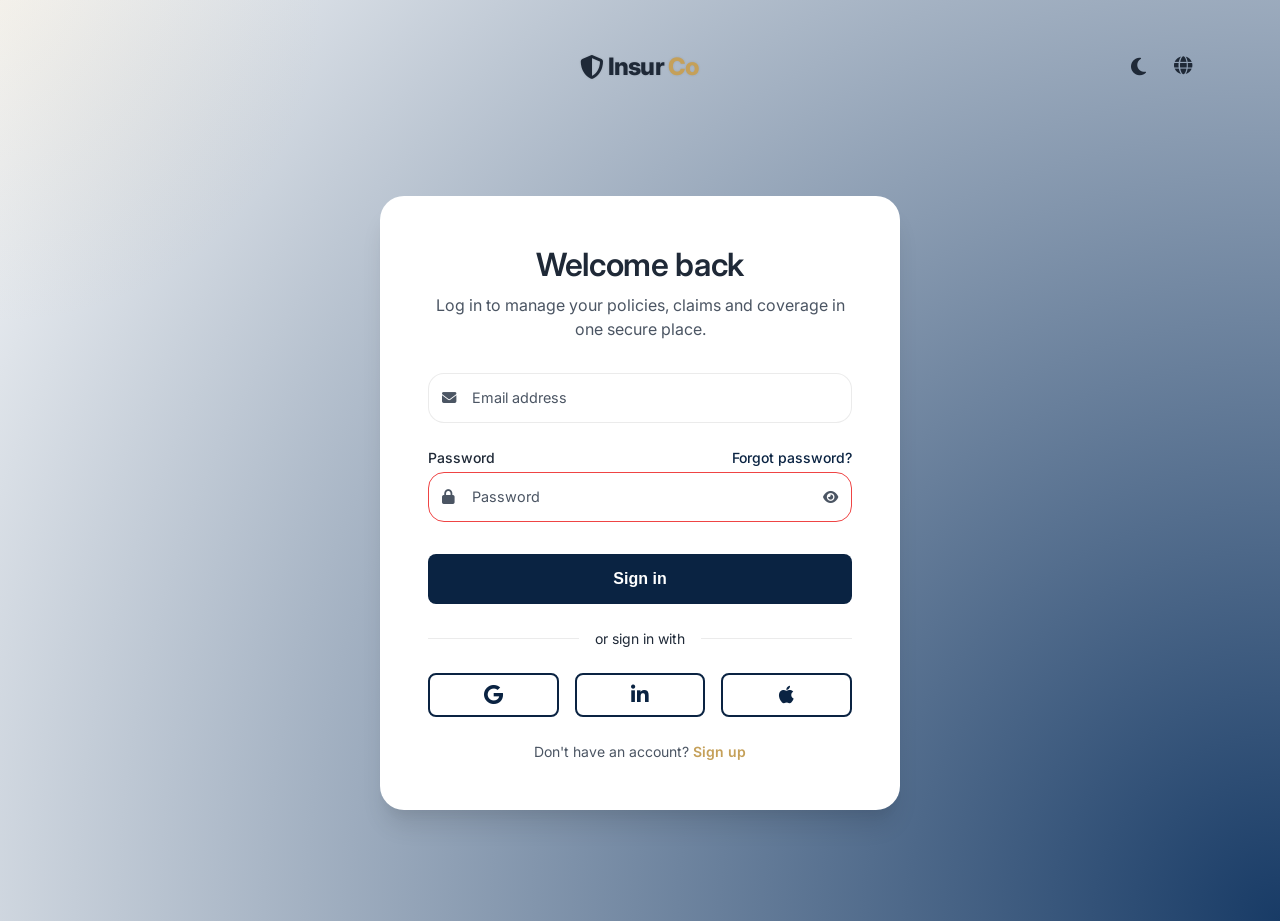
<file: login.html>
<!DOCTYPE html>
<html lang="en" dir="ltr">

<head>
    <meta charset="UTF-8">
    <meta name="viewport" content="width=device-width, initial-scale=1.0">
    <title>Log In - InsurCo</title>

    <!-- Favicon -->
    <link rel="icon" type="image/png" href="assets/images/favicon.png">

    <!-- Google Fonts: Inter -->
    <link rel="preconnect" href="https://fonts.googleapis.com">
    <link rel="preconnect" href="https://fonts.gstatic.com" crossorigin>
    <link href="https://fonts.googleapis.com/css2?family=Inter:wght@400;500;600;700;800&display=swap" rel="stylesheet">

    <!-- Font Awesome -->
    <link rel="stylesheet" href="https://cdnjs.cloudflare.com/ajax/libs/font-awesome/6.4.0/css/all.min.css">

    <!-- Custom CSS -->
    <link rel="stylesheet" href="assets/css/style.css">
</head>

<body class="auth-body">

    <div class="auth-shell">
        <!-- Top Controls (Logo & Globe) -->
        <div class="auth-header-bar" style="display: grid; grid-template-columns: 1fr auto 1fr; align-items: center;">
            <div></div> <!-- Left spacer to balance centering -->
            <a href="index.html" class="brand-logo" style="margin: 0;">
                <i class="fas fa-shield-halved"></i> Insur<span>Co</span>
            </a>
            <div style="display: flex; gap: 12px; align-items: center; justify-content: flex-end;">
                <button class="theme-toggle" aria-label="Toggle Theme">
                    <i class="fas fa-moon"></i>
                    <i class="fas fa-sun"></i>
                </button>
                <button class="language-toggle" aria-label="Switch Language">
                    <i class="fas fa-globe"></i>
                </button>
            </div>
        </div>

        <div class="auth-main">
            <!-- Form Side -->
            <div class="auth-main-column">
                <div class="auth-card">
                    <div class="auth-card-header">
                        <h1 class="h2">Welcome back</h1>
                        <p>Log in to manage your policies, claims and coverage in one secure place.</p>
                    </div>

                    <form action="dashboard-user.html" class="auth-form">
                        <div class="field field--with-icon">
                            <input type="email" id="login-email" required class="field-input" placeholder=" ">
                            <span class="field-icon"><i class="fas fa-envelope"></i></span>
                            <label for="login-email" class="field-label">Email address</label>
                        </div>

                        <div>
                            <div class="auth-inline-row">
                                <label for="login-password" class="auth-inline-label"
                                    style="font-weight: 500;">Password</label>
                                <a href="#" class="auth-inline-link">Forgot password?</a>
                            </div>
                            <div class="field field--with-icon">
                                <input type="password" id="login-password" required
                                    class="field-input field-input-password">
                                <span class="field-icon"><i class="fas fa-lock"></i></span>
                                <span class="field-affix">
                                    <button type="button" class="field-toggle" data-toggle-password="login-password"
                                        aria-label="Toggle password visibility">
                                        <i class="fas fa-eye"></i>
                                    </button>
                                </span>
                                <label for="login-password" class="field-label">Password</label>
                            </div>
                        </div>

                        <button type="submit" class="btn btn-primary auth-submit">Sign in</button>
                    </form>

                    <div class="auth-divider">or sign in with</div>

                    <div class="social-login-grid">
                        <a href="#" class="btn btn-outline btn-social" title="Sign in with Google">
                            <i class="fab fa-google"></i>
                        </a>
                        <a href="#" class="btn btn-outline btn-social" title="Sign in with LinkedIn">
                            <i class="fab fa-linkedin-in"></i>
                        </a>
                        <a href="#" class="btn btn-outline btn-social" title="Sign in with Apple">
                            <i class="fab fa-apple"></i>
                        </a>
                    </div>

                    <div class="auth-meta text-center">
                        <span class="text-muted">Don't have an account? </span>
                        <a href="signup.html">Sign up</a>
                    </div>
                </div>
            </div>
        </div>
    </div>

    <!-- Main JS -->
    <script src="assets/js/main.js"></script>
    <script>
        (function () {
            var toggles = document.querySelectorAll('[data-toggle-password]');
            toggles.forEach(function (btn) {
                btn.addEventListener('click', function () {
                    var id = btn.getAttribute('data-toggle-password');
                    var input = document.getElementById(id);
                    if (!input) return;
                    var hidden = input.type === 'password';
                    input.type = hidden ? 'text' : 'password';
                    btn.setAttribute('aria-pressed', String(hidden));
                    var icon = btn.querySelector('i');
                    if (icon) {
                        icon.classList.toggle('fa-eye');
                        icon.classList.toggle('fa-eye-slash');
                    }
                });
            });
        })();
    </script>

</body>

</html>
</file>
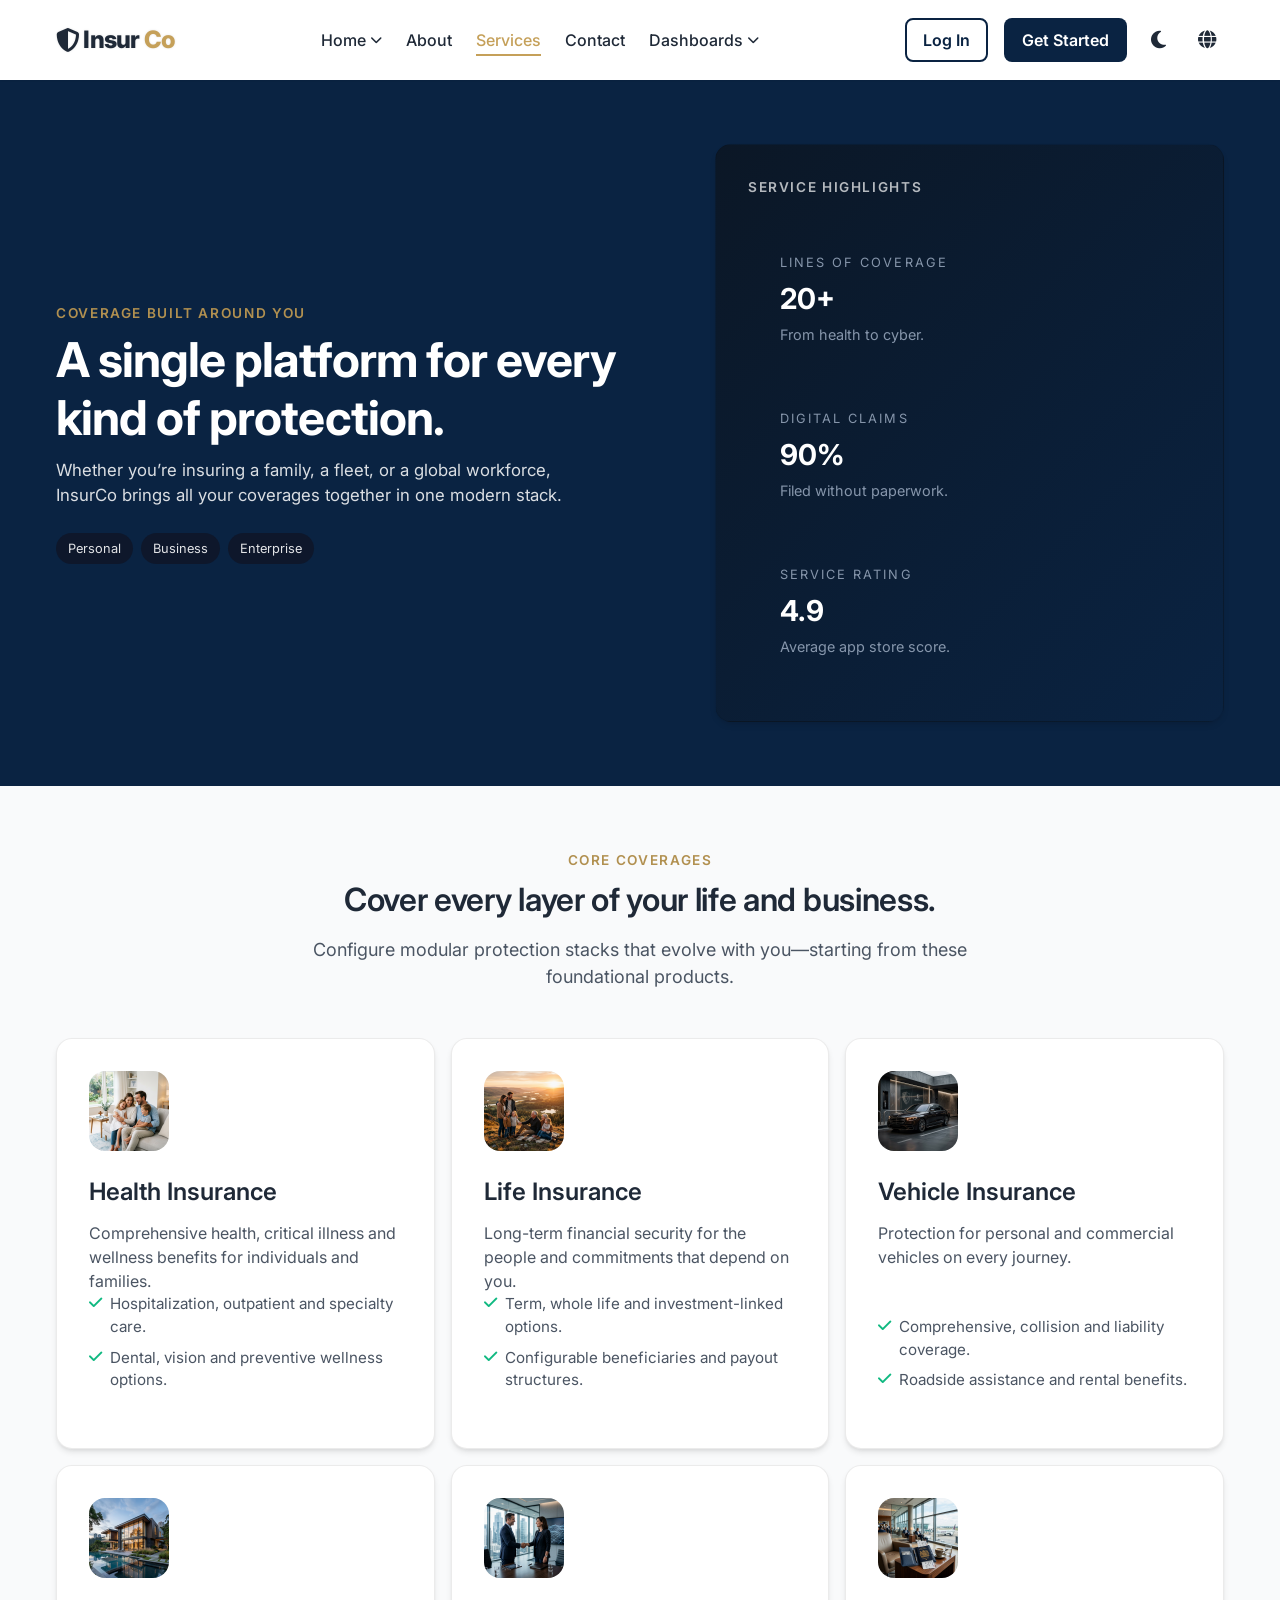
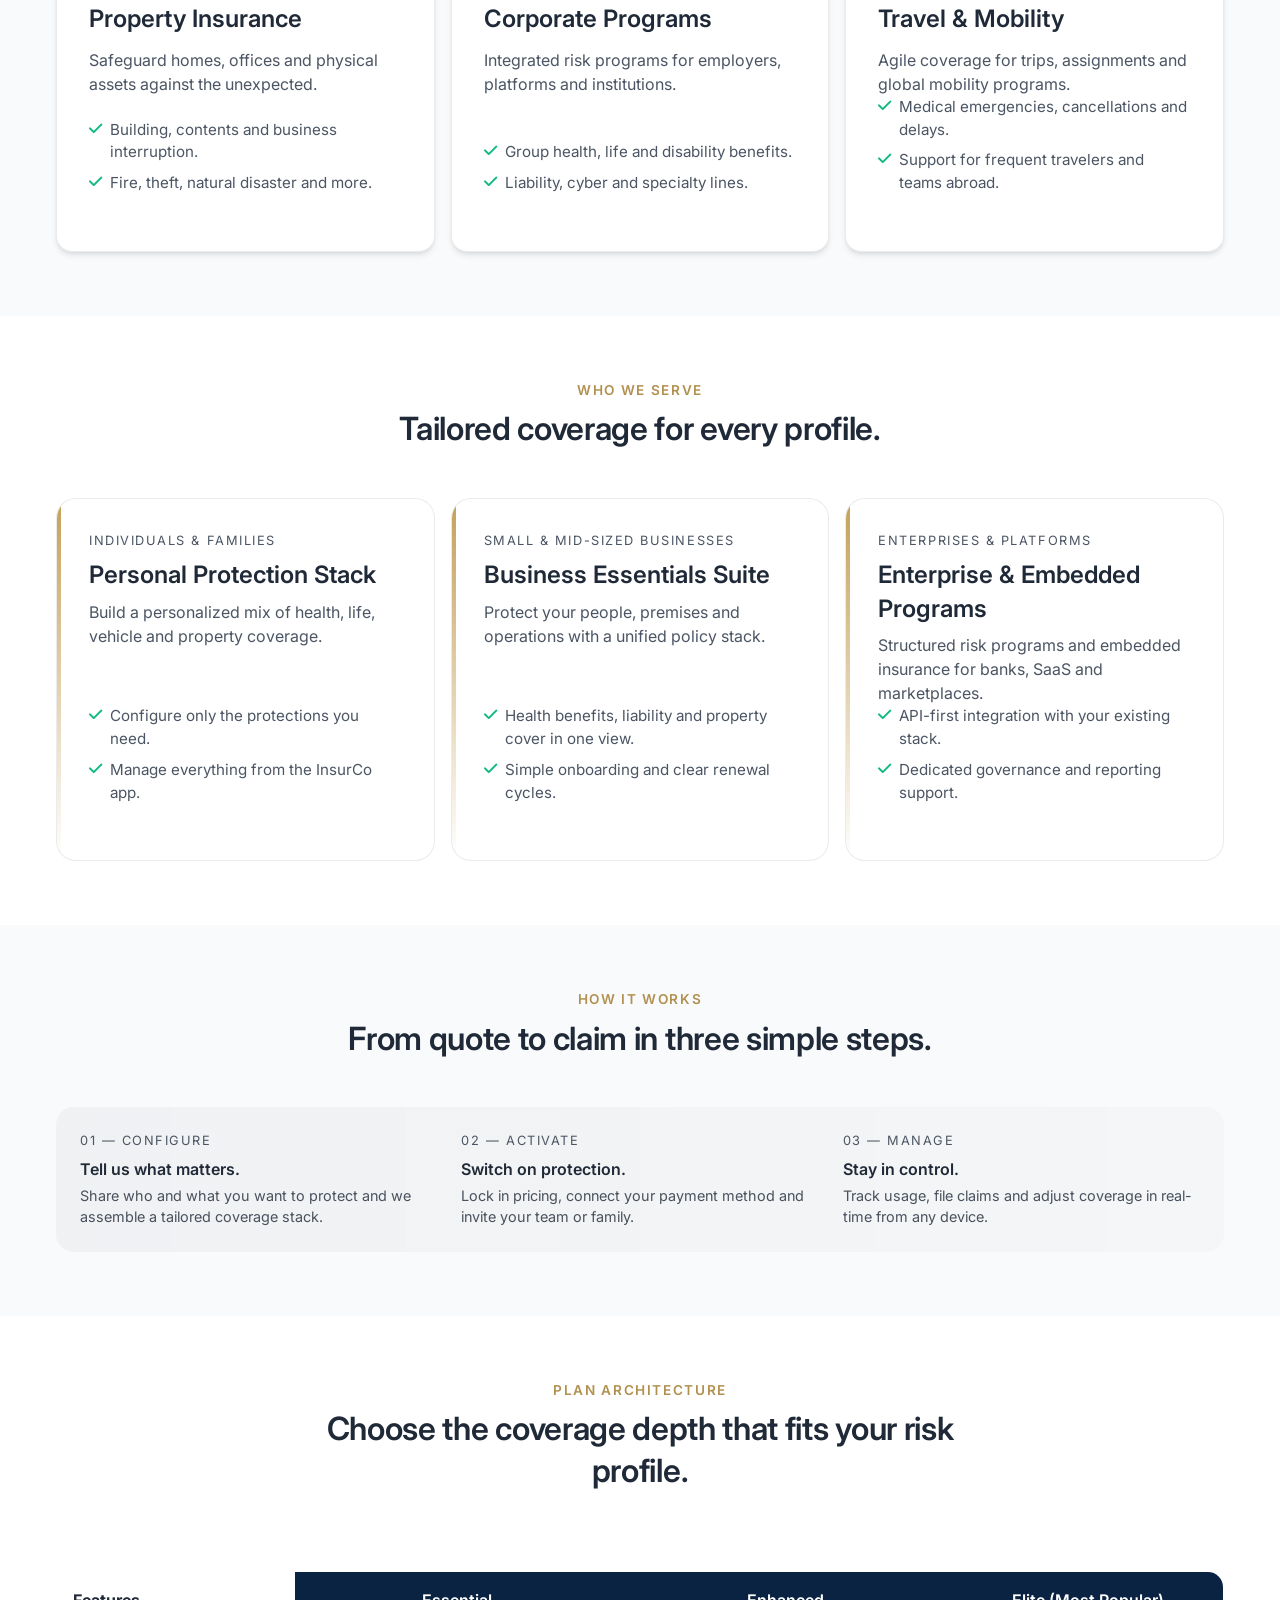
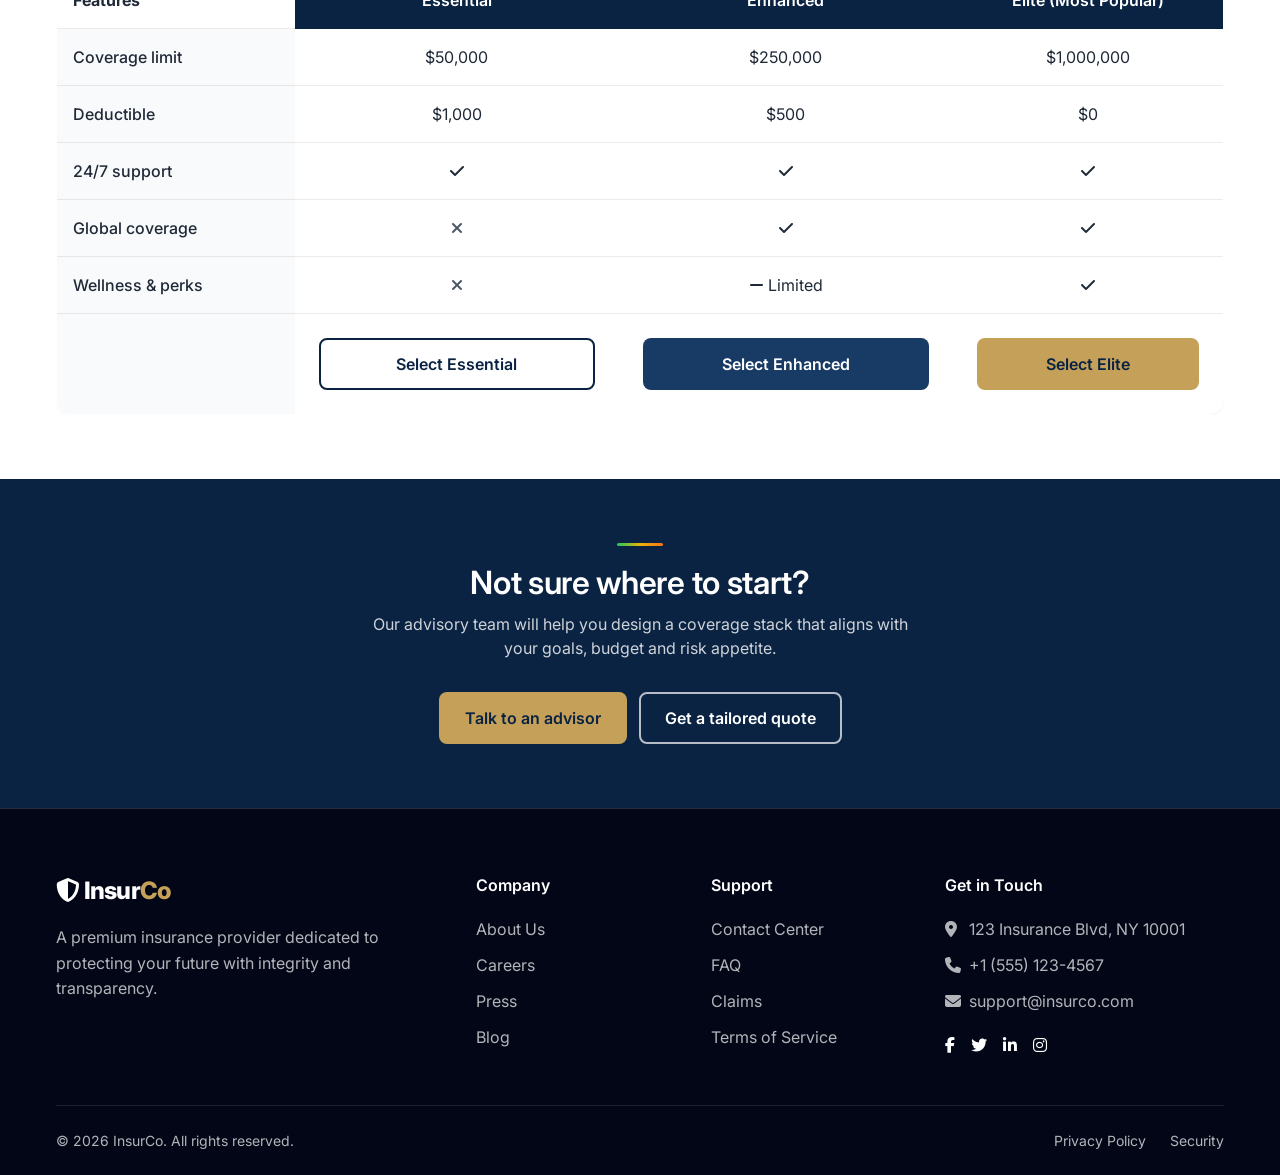
<file: services.html>
<!DOCTYPE html>
<html lang="en" dir="ltr">

<head>
    <meta charset="UTF-8">
    <meta name="viewport" content="width=device-width, initial-scale=1.0">
    <title>Our Services - InsurCo</title>

    <!-- Favicon -->
    <link rel="icon" type="image/png" href="assets/images/favicon.png">

    <!-- Google Fonts: Inter -->
    <link rel="preconnect" href="https://fonts.googleapis.com">
    <link rel="preconnect" href="https://fonts.gstatic.com" crossorigin>
    <link href="https://fonts.googleapis.com/css2?family=Inter:wght@400;500;600;700;800&display=swap" rel="stylesheet">

    <!-- Font Awesome -->
    <link rel="stylesheet" href="https://cdnjs.cloudflare.com/ajax/libs/font-awesome/6.4.0/css/all.min.css">

    <!-- Custom CSS -->
    <link rel="stylesheet" href="assets/css/style.css">
    <style>
        .service-icon {
            width: 80px;
            height: 80px;
            background-color: var(--background-light);
            border-radius: var(--radius-lg);
            display: flex;
            align-items: center;
            justify-content: center;
            margin-bottom: 24px;
            color: var(--primary-color);
            transition: all var(--transition-normal);
        }

        .card:hover .service-icon {
            background-color: var(--primary-color);
            color: white;
        }

        .comparison-table {
            width: 100%;
            border-collapse: collapse;
            margin-top: 32px;
            background: var(--surface);
            border-radius: var(--radius-lg);
            overflow: hidden;
            box-shadow: var(--shadow-sm);
        }

        .comparison-table th,
        .comparison-table td {
            padding: 16px;
            text-align: center;
            border-bottom: 1px solid var(--border);
        }

        .comparison-table th {
            background-color: var(--primary-color);
            color: white;
            font-weight: 600;
        }

        .comparison-table tr:last-child td {
            border-bottom: none;
        }

        .comparison-table td:first-child {
            text-align: left;
            font-weight: 500;
            background-color: var(--background-light);
        }
    </style>
</head>

<body>

    <!-- Navbar -->
    <nav class="navbar">
        <div class="container">
            <a href="index.html" class="brand-logo">
                <i class="fas fa-shield-halved"></i> Insur<span>Co</span>
            </a>

            <div class="nav-links">
                <!-- Home Dropdown -->
                <div class="dropdown">
                    <a href="#" class="nav-link dropdown-toggle">Home <i class="fas fa-chevron-down"
                            style="font-size: 12px;"></i></a>
                    <div class="dropdown-menu">
                        <a href="index.html" class="dropdown-item">Home V1</a>
                        <a href="home-v2.html" class="dropdown-item">Home V2</a>
                    </div>
                </div>

                <a href="about.html" class="nav-link">About</a>
                <a href="services.html" class="nav-link active">Services</a>

                <a href="contact.html" class="nav-link">Contact</a>

                <!-- Dashboards Dropdown -->
                <div class="dropdown">
                    <a href="#" class="nav-link dropdown-toggle">Dashboards <i class="fas fa-chevron-down"
                            style="font-size: 12px;"></i></a>
                    <div class="dropdown-menu">
                        <a href="dashboard-user.html" class="dropdown-item">User Dashboard</a>
                        <a href="dashboard-admin.html" class="dropdown-item">Admin Dashboard</a>
                    </div>
                </div>
            </div>

            <div style="display: flex; align-items: center; gap: 1rem;">
                <!-- Desktop Buttons -->
                <div class="nav-buttons" style="display: flex; gap: 1rem; align-items: center;">
                    <a href="login.html" class="btn btn-outline" style="padding: 8px 16px;">Log In</a>
                    <a href="signup.html" class="btn btn-primary" style="padding: 8px 16px;">Get Started</a>
                </div>

                <!-- Theme Toggle -->
                <button class="theme-toggle" aria-label="Toggle Theme">
                    <i class="fas fa-moon"></i>
                    <i class="fas fa-sun"></i>
                </button>

                <!-- Globe Toggle -->
                <button class="language-toggle" aria-label="Switch Language">
                    <i class="fas fa-globe"></i>
                </button>

                <!-- Hamburger Menu Toggle (RTL-safe) -->
                <button class="menu-toggle" aria-label="Open menu">
                    <span></span>
                    <span></span>
                    <span></span>
                </button>

                <!-- Mobile Menu Button (Legacy) -->
                <button class="mobile-menu-btn" aria-label="Toggle Menu">
                    <i class="fas fa-bars"></i>
                </button>
            </div>
        </div>
    </nav>

    <!-- Mobile Menu -->
    <div class="mobile-menu">
        <div style="padding: 8px 0; border-bottom: 1px solid #eee; margin-bottom: 8px;">
            <span
                style="display: block; padding: 8px 0 8px 0; font-weight: 600; color: var(--text-light); font-size: 0.875rem;">Home
                Layouts</span>
            <a href="index.html" class="nav-link" style="padding-left: 16px;">Home V1</a>
            <a href="home-v2.html" class="nav-link" style="padding-left: 16px;">Home V2</a>
        </div>
        <a href="about.html" class="nav-link">About</a>
        <a href="services.html" class="nav-link active">Services</a>
        <a href="contact.html" class="nav-link">Contact</a>
        <div style="padding: 8px 0; border-top: 1px solid #eee; border-bottom: 1px solid #eee; margin: 8px 0;">
            <span
                style="display: block; padding: 8px 0; font-weight: 600; color: var(--text-light); font-size: 0.875rem;">Dashboards</span>
            <a href="dashboard-user.html" class="nav-link" style="padding-left: 16px;">User Dashboard</a>
            <a href="dashboard-admin.html" class="nav-link" style="padding-left: 16px;">Admin Dashboard</a>
        </div>
        <hr style="border: 0; border-top: 1px solid #eee;">
        <a href="login.html" class="btn btn-outline" style="width: 100%;">Log In</a>
        <a href="signup.html" class="btn btn-primary" style="width: 100%;">Get Started</a>
    </div>

    <!-- Services Hero -->
    <section class="section bg-primary">
        <div class="container">
            <div class="section-split" style="align-items: center;">
                <div class="reveal-up">
                    <p class="section-kicker" style="color: var(--secondary-color);">Coverage built around you</p>
                    <h1 class="h1" style="color: white; margin-bottom: 12px;">A single platform for every kind of
                        protection.</h1>
                    <p style="color: rgba(255,255,255,0.85); font-size: 1.05rem; max-width: 32rem;">
                        Whether you’re insuring a family, a fleet, or a global workforce, InsurCo brings all your
                        coverages
                        together in one modern stack.
                    </p>
                    <div class="pill-row" style="margin-top: var(--spacing-lg);">
                        <span class="pill" style="background-color: rgba(15,23,42,0.9); color: rgba(249,250,251,0.9);">
                            Personal
                        </span>
                        <span class="pill" style="background-color: rgba(15,23,42,0.9); color: rgba(249,250,251,0.9);">
                            Business
                        </span>
                        <span class="pill" style="background-color: rgba(15,23,42,0.9); color: rgba(249,250,251,0.9);">
                            Enterprise
                        </span>
                    </div>
                </div>
                <div class="reveal-up reveal-delay-1">
                    <div class="card" style="background: linear-gradient(135deg, #0b1726, #0a2342); color: white;">
                        <p class="section-kicker" style="color: rgba(248,250,252,0.8);">Service highlights</p>
                        <div class="metric-grid" style="margin-top: var(--spacing-md);">
                            <div class="metric-card" style="background: transparent; box-shadow: none; border: 0;">
                                <p class="metric-label" style="color: rgba(148,163,184,0.9);">Lines of coverage</p>
                                <p class="metric-value" style="color: white;">20+</p>
                                <p class="metric-helper" style="color: rgba(148,163,184,0.9);">From health to cyber.</p>
                            </div>
                            <div class="metric-card" style="background: transparent; box-shadow: none; border: 0;">
                                <p class="metric-label" style="color: rgba(148,163,184,0.9);">Digital claims</p>
                                <p class="metric-value" style="color: white;">90%</p>
                                <p class="metric-helper" style="color: rgba(148,163,184,0.9);">Filed without paperwork.
                                </p>
                            </div>
                            <div class="metric-card" style="background: transparent; box-shadow: none; border: 0;">
                                <p class="metric-label" style="color: rgba(148,163,184,0.9);">Service rating</p>
                                <p class="metric-value" style="color: white;">4.9</p>
                                <p class="metric-helper" style="color: rgba(148,163,184,0.9);">Average app store score.
                                </p>
                            </div>
                        </div>
                    </div>
                </div>
            </div>
        </div>
    </section>

    <!-- Core Services Grid -->
    <section class="section bg-light">
        <div class="container">
            <div class="section-header section-header-center reveal-up">
                <p class="section-kicker">Core coverages</p>
                <h2 class="h2">Cover every layer of your life and business.</h2>
                <p class="section-description">
                    Configure modular protection stacks that evolve with you—starting from these foundational products.
                </p>
            </div>
            <div class="grid-cols-3">
                <div class="card reveal-up">
                    <img src="assets/images/service-health.png" alt="Health Insurance" class="service-image">
                    <h3 class="h3" style="margin-bottom: 12px;">Health Insurance</h3>
                    <p class="text-muted">
                        Comprehensive health, critical illness and wellness benefits for individuals and families.
                    </p>
                    <ul class="list-check">
                        <li><i class="fas fa-check"></i><span>Hospitalization, outpatient and specialty care.</span>
                        </li>
                        <li><i class="fas fa-check"></i><span>Dental, vision and preventive wellness options.</span>
                        </li>
                    </ul>
                </div>
                <div class="card reveal-up reveal-delay-1">
                    <img src="assets/images/service-life.png" alt="Life Insurance" class="service-image">
                    <h3 class="h3" style="margin-bottom: 12px;">Life Insurance</h3>
                    <p class="text-muted">
                        Long-term financial security for the people and commitments that depend on you.
                    </p>
                    <ul class="list-check">
                        <li><i class="fas fa-check"></i><span>Term, whole life and investment-linked options.</span>
                        </li>
                        <li><i class="fas fa-check"></i><span>Configurable beneficiaries and payout structures.</span>
                        </li>
                    </ul>
                </div>
                <div class="card reveal-up reveal-delay-2">
                    <img src="assets/images/service-vehicle.png" alt="Vehicle Insurance" class="service-image">
                    <h3 class="h3" style="margin-bottom: 12px;">Vehicle Insurance</h3>
                    <p class="text-muted">
                        Protection for personal and commercial vehicles on every journey.
                    </p>
                    <ul class="list-check">
                        <li><i class="fas fa-check"></i><span>Comprehensive, collision and liability coverage.</span>
                        </li>
                        <li><i class="fas fa-check"></i><span>Roadside assistance and rental benefits.</span></li>
                    </ul>
                </div>
                <div class="card reveal-up">
                    <img src="assets/images/service-property.png" alt="Property Insurance" class="service-image">
                    <h3 class="h3" style="margin-bottom: 12px;">Property Insurance</h3>
                    <p class="text-muted">
                        Safeguard homes, offices and physical assets against the unexpected.
                    </p>
                    <ul class="list-check">
                        <li><i class="fas fa-check"></i><span>Building, contents and business interruption.</span></li>
                        <li><i class="fas fa-check"></i><span>Fire, theft, natural disaster and more.</span></li>
                    </ul>
                </div>
                <div class="card reveal-up reveal-delay-1">
                    <img src="assets/images/service-corporate.png" alt="Corporate Insurance" class="service-image">
                    <h3 class="h3" style="margin-bottom: 12px;">Corporate Programs</h3>
                    <p class="text-muted">
                        Integrated risk programs for employers, platforms and institutions.
                    </p>
                    <ul class="list-check">
                        <li><i class="fas fa-check"></i><span>Group health, life and disability benefits.</span></li>
                        <li><i class="fas fa-check"></i><span>Liability, cyber and specialty lines.</span></li>
                    </ul>
                </div>
                <div class="card reveal-up reveal-delay-2">
                    <img src="assets/images/service-travel.png" alt="Travel Insurance" class="service-image">
                    <h3 class="h3" style="margin-bottom: 12px;">Travel &amp; Mobility</h3>
                    <p class="text-muted">
                        Agile coverage for trips, assignments and global mobility programs.
                    </p>
                    <ul class="list-check">
                        <li><i class="fas fa-check"></i><span>Medical emergencies, cancellations and delays.</span></li>
                        <li><i class="fas fa-check"></i><span>Support for frequent travelers and teams abroad.</span>
                        </li>
                    </ul>
                </div>
            </div>
        </div>
    </section>

    <!-- Who we serve -->
    <section class="section bg-surface">
        <div class="container">
            <div class="section-header section-header-center reveal-up">
                <p class="section-kicker">Who we serve</p>
                <h2 class="h2">Tailored coverage for every profile.</h2>
            </div>
            <div class="grid-cols-3 plan-grid">
                <div class="plan-card reveal-up">
                    <p class="plan-meta">Individuals &amp; families</p>
                    <h3 class="h3" style="margin-top: 8px;">Personal Protection Stack</h3>
                    <p class="text-muted" style="margin-top: 8px;">
                        Build a personalized mix of health, life, vehicle and property coverage.
                    </p>
                    <ul class="list-check">
                        <li><i class="fas fa-check"></i><span>Configure only the protections you need.</span></li>
                        <li><i class="fas fa-check"></i><span>Manage everything from the InsurCo app.</span></li>
                    </ul>
                </div>
                <div class="plan-card reveal-up reveal-delay-1">
                    <p class="plan-meta">Small &amp; mid-sized businesses</p>
                    <h3 class="h3" style="margin-top: 8px;">Business Essentials Suite</h3>
                    <p class="text-muted" style="margin-top: 8px;">
                        Protect your people, premises and operations with a unified policy stack.
                    </p>
                    <ul class="list-check">
                        <li><i class="fas fa-check"></i><span>Health benefits, liability and property cover in one
                                view.</span>
                        </li>
                        <li><i class="fas fa-check"></i><span>Simple onboarding and clear renewal cycles.</span></li>
                    </ul>
                </div>
                <div class="plan-card reveal-up reveal-delay-2">
                    <p class="plan-meta">Enterprises &amp; platforms</p>
                    <h3 class="h3" style="margin-top: 8px;">Enterprise &amp; Embedded Programs</h3>
                    <p class="text-muted" style="margin-top: 8px;">
                        Structured risk programs and embedded insurance for banks, SaaS and marketplaces.
                    </p>
                    <ul class="list-check">
                        <li><i class="fas fa-check"></i><span>API-first integration with your existing stack.</span>
                        </li>
                        <li><i class="fas fa-check"></i><span>Dedicated governance and reporting support.</span></li>
                    </ul>
                </div>
            </div>
        </div>
    </section>

    <!-- How it works -->
    <section class="section bg-light">
        <div class="container">
            <div class="section-header section-header-center reveal-up">
                <p class="section-kicker">How it works</p>
                <h2 class="h2">From quote to claim in three simple steps.</h2>
            </div>
            <div class="timeline reveal-up reveal-delay-1">
                <div class="timeline-steps">
                    <div>
                        <p class="timeline-step-label">01 — Configure</p>
                        <p class="timeline-step-title">Tell us what matters.</p>
                        <p class="timeline-step-copy">Share who and what you want to protect and we assemble a tailored
                            coverage stack.</p>
                    </div>
                    <div>
                        <p class="timeline-step-label">02 — Activate</p>
                        <p class="timeline-step-title">Switch on protection.</p>
                        <p class="timeline-step-copy">Lock in pricing, connect your payment method and invite your team
                            or
                            family.</p>
                    </div>
                    <div>
                        <p class="timeline-step-label">03 — Manage</p>
                        <p class="timeline-step-title">Stay in control.</p>
                        <p class="timeline-step-copy">Track usage, file claims and adjust coverage in real-time from any
                            device.</p>
                    </div>
                </div>
            </div>
        </div>
    </section>

    <!-- Plan Comparison -->
    <section class="section bg-surface">
        <div class="container">
            <div class="section-header section-header-center reveal-up">
                <p class="section-kicker">Plan architecture</p>
                <h2 class="h2">Choose the coverage depth that fits your risk profile.</h2>
            </div>
            <div class="reveal-up reveal-delay-1" style="overflow-x: auto;">
                <table class="comparison-table">
                    <thead>
                        <tr>
                            <th>Features</th>
                            <th>Essential</th>
                            <th>Enhanced</th>
                            <th class="bg-secondary">Elite (Most Popular)</th>
                        </tr>
                    </thead>
                    <tbody>
                        <tr>
                            <td>Coverage limit</td>
                            <td>$50,000</td>
                            <td>$250,000</td>
                            <td>$1,000,000</td>
                        </tr>
                        <tr>
                            <td>Deductible</td>
                            <td>$1,000</td>
                            <td>$500</td>
                            <td>$0</td>
                        </tr>
                        <tr>
                            <td>24/7 support</td>
                            <td><i class="fas fa-check text-success"></i></td>
                            <td><i class="fas fa-check text-success"></i></td>
                            <td><i class="fas fa-check text-success"></i></td>
                        </tr>
                        <tr>
                            <td>Global coverage</td>
                            <td><i class="fas fa-times text-muted"></i></td>
                            <td><i class="fas fa-check text-success"></i></td>
                            <td><i class="fas fa-check text-success"></i></td>
                        </tr>
                        <tr>
                            <td>Wellness &amp; perks</td>
                            <td><i class="fas fa-times text-muted"></i></td>
                            <td><i class="fas fa-minus text-warning"></i> Limited</td>
                            <td><i class="fas fa-check text-success"></i></td>
                        </tr>
                        <tr>
                            <td></td>
                            <td style="padding: 24px;"><a href="#" class="btn btn-outline" style="width: 100%;">Select
                                    Essential</a></td>
                            <td style="padding: 24px;"><a href="#" class="btn btn-primary"
                                    style="background-color: var(--primary-light); width: 100%;">Select Enhanced</a>
                            </td>
                            <td style="padding: 24px;"><a href="#" class="btn btn-secondary" style="width: 100%;">Select
                                    Elite</a></td>
                        </tr>
                    </tbody>
                </table>
            </div>
        </div>
    </section>

    <!-- Advisory & CTA -->
    <section class="section bg-primary home-cta-band">
        <div class="container">
            <div class="accent-stripe" style="margin: 0 auto var(--spacing-md);"></div>
            <h2 class="h2" style="color: white; margin-bottom: 8px;">Not sure where to start?</h2>
            <p>
                Our advisory team will help you design a coverage stack that aligns with your goals, budget and risk
                appetite.
            </p>
            <div style="display: flex; flex-wrap: wrap; gap: 12px; justify-content: center;">
                <a href="contact.html" class="btn btn-secondary">Talk to an advisor</a>
                <a href="signup.html" class="btn btn-outline"
                    style="border-color: rgba(255,255,255,0.7); color: white;">Get a tailored quote</a>
            </div>
        </div>
    </section>

    <!-- Footer -->
    <footer>
        <div class="container">
            <div class="footer-grid">
                <div>
                    <a href="index.html" class="brand-logo"
                        style="color: white; margin-bottom: 16px; display: inline-block;">
                        <i class="fas fa-shield-halved"></i> Insur<span style="color: var(--secondary-color);">Co</span>
                    </a>
                    <p style="color: rgba(255,255,255,0.7); line-height: 1.6;">
                        A premium insurance provider dedicated to protecting your future with integrity and
                        transparency.
                    </p>
                </div>

                <div>
                    <h4 style="font-weight: 600; margin-bottom: 20px; color: white;">Company</h4>
                    <ul style="display: flex; flex-direction: column; gap: 12px;">
                        <li><a href="about.html" style="color: rgba(255,255,255,0.7);">About Us</a></li>
                        <li><a href="#" style="color: rgba(255,255,255,0.7);">Careers</a></li>
                        <li><a href="#" style="color: rgba(255,255,255,0.7);">Press</a></li>
                        <li><a href="#" style="color: rgba(255,255,255,0.7);">Blog</a></li>
                    </ul>
                </div>

                <div>
                    <h4 style="font-weight: 600; margin-bottom: 20px; color: white;">Support</h4>
                    <ul style="display: flex; flex-direction: column; gap: 12px;">
                        <li><a href="contact.html" style="color: rgba(255,255,255,0.7);">Contact Center</a></li>
                        <li><a href="#" style="color: rgba(255,255,255,0.7);">FAQ</a></li>
                        <li><a href="#" style="color: rgba(255,255,255,0.7);">Claims</a></li>
                        <li><a href="#" style="color: rgba(255,255,255,0.7);">Terms of Service</a></li>
                    </ul>
                </div>

                <div>
                    <h4 style="font-weight: 600; margin-bottom: 20px; color: white;">Get in Touch</h4>
                    <p style="color: rgba(255,255,255,0.7); margin-bottom: 12px;">
                        <i class="fas fa-map-marker-alt" style="width: 20px;"></i> 123 Insurance Blvd, NY 10001
                    </p>
                    <p style="color: rgba(255,255,255,0.7); margin-bottom: 12px;">
                        <i class="fas fa-phone" style="width: 20px;"></i> +1 (555) 123-4567
                    </p>
                    <p style="color: rgba(255,255,255,0.7); margin-bottom: 20px;">
                        <i class="fas fa-envelope" style="width: 20px;"></i> support@insurco.com
                    </p>
                    <div style="display: flex; gap: 16px;">
                        <a href="#" style="color: white;"><i class="fab fa-facebook-f"></i></a>
                        <a href="#" style="color: white;"><i class="fab fa-twitter"></i></a>
                        <a href="#" style="color: white;"><i class="fab fa-linkedin-in"></i></a>
                        <a href="#" style="color: white;"><i class="fab fa-instagram"></i></a>
                    </div>
                </div>
            </div>

            <div class="footer-bottom">
                <p>&copy; 2026 InsurCo. All rights reserved.</p>
                <div style="display: flex; gap: 24px;">
                    <a href="#">Privacy Policy</a>
                    <a href="#">Security</a>
                </div>
            </div>
        </div>
    </footer>

    <!-- Main JS -->
    <script src="assets/js/main.js"></script>

</body>

</html>
</file>
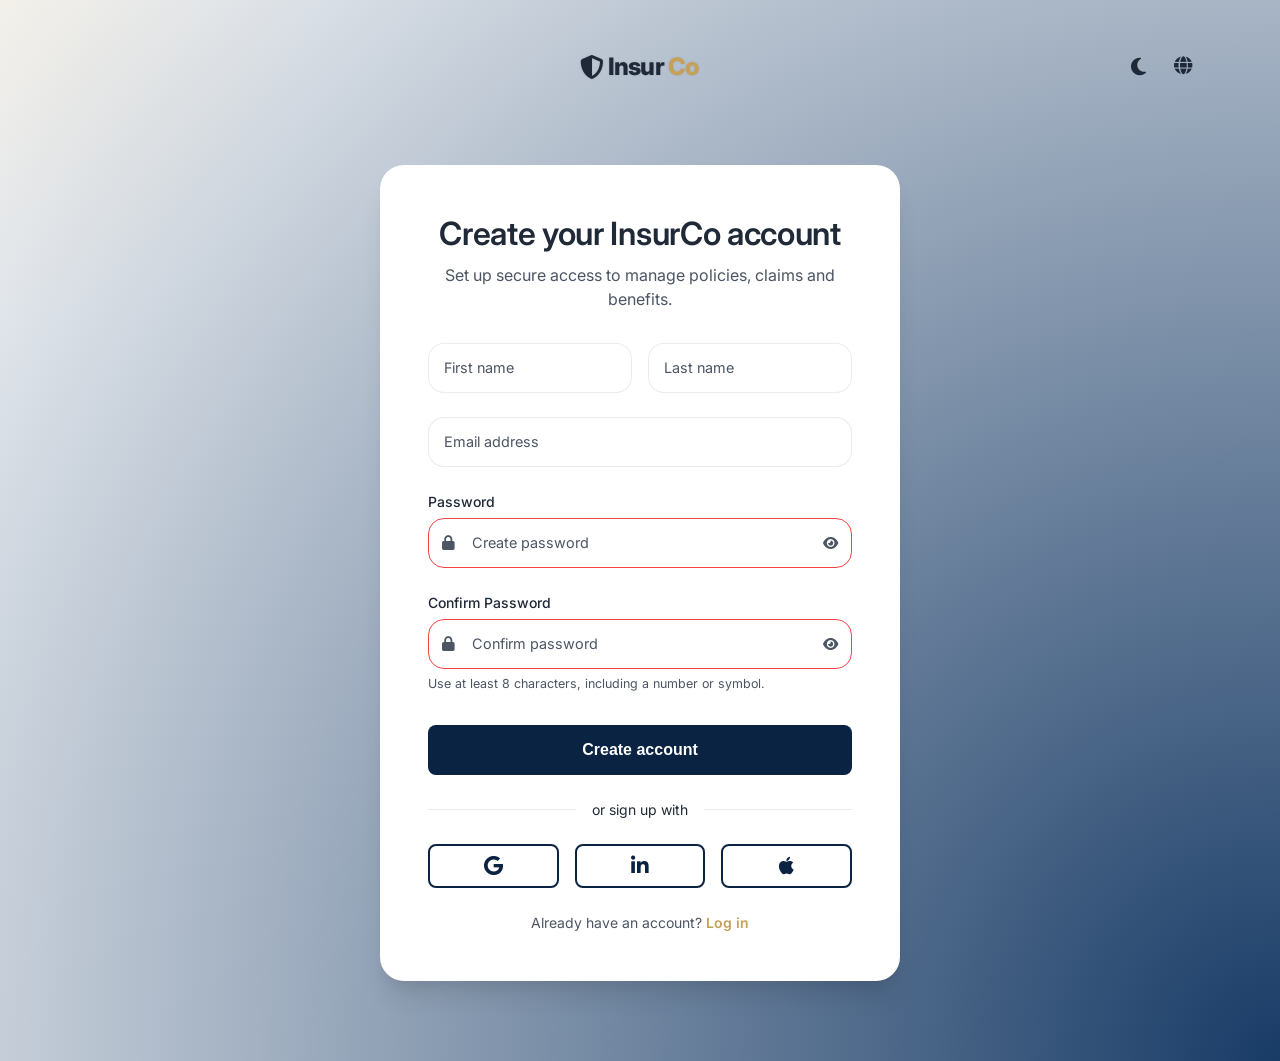
<file: signup.html>
<!DOCTYPE html>
<html lang="en" dir="ltr">

<head>
    <meta charset="UTF-8">
    <meta name="viewport" content="width=device-width, initial-scale=1.0">
    <title>Sign Up - InsurCo</title>

    <!-- Favicon -->
    <link rel="icon" type="image/png" href="assets/images/favicon.png">

    <!-- Google Fonts: Inter -->
    <link rel="preconnect" href="https://fonts.googleapis.com">
    <link rel="preconnect" href="https://fonts.gstatic.com" crossorigin>
    <link href="https://fonts.googleapis.com/css2?family=Inter:wght@400;500;600;700;800&display=swap" rel="stylesheet">

    <!-- Font Awesome -->
    <link rel="stylesheet" href="https://cdnjs.cloudflare.com/ajax/libs/font-awesome/6.4.0/css/all.min.css">

    <!-- Custom CSS -->
    <link rel="stylesheet" href="assets/css/style.css">
</head>

<body class="auth-body">

    <div class="auth-shell">
        <!-- Top Controls (Logo & Globe) -->
        <div class="auth-header-bar" style="display: grid; grid-template-columns: 1fr auto 1fr; align-items: center;">
            <div></div> <!-- Left spacer to balance centering -->
            <a href="index.html" class="brand-logo" style="margin: 0;">
                <i class="fas fa-shield-halved"></i> Insur<span>Co</span>
            </a>
            <div style="display: flex; gap: 12px; align-items: center; justify-content: flex-end;">
                <button class="theme-toggle" aria-label="Toggle Theme">
                    <i class="fas fa-moon"></i>
                    <i class="fas fa-sun"></i>
                </button>
                <button class="language-toggle" aria-label="Switch Language">
                    <i class="fas fa-globe"></i>
                </button>
            </div>
        </div>

        <div class="auth-main">
            <!-- Form Side -->
            <div class="auth-main-column">
                <div class="auth-card">
                    <div class="auth-card-header">
                        <h1 class="h2">Create your InsurCo account</h1>
                        <p>Set up secure access to manage policies, claims and benefits.</p>
                    </div>

                    <form action="dashboard-user.html" class="auth-form">
                        <div class="auth-form-row--split">
                            <div class="field field--no-icon">
                                <input type="text" id="signup-first-name" required class="field-input" placeholder=" ">
                                <label for="signup-first-name" class="field-label">First name</label>
                            </div>
                            <div class="field field--no-icon">
                                <input type="text" id="signup-last-name" required class="field-input" placeholder=" ">
                                <label for="signup-last-name" class="field-label">Last name</label>
                            </div>
                        </div>

                        <div class="field field--no-icon">
                            <input type="email" id="signup-email" required class="field-input" placeholder=" ">
                            <label for="signup-email" class="field-label">Email address</label>
                        </div>

                        <div>
                            <div class="auth-inline-row" style="margin-bottom: 6px;">
                                <label for="signup-password" class="auth-inline-label"
                                    style="font-weight: 500;">Password</label>
                            </div>
                            <div class="field field--with-icon">
                                <input type="password" id="signup-password" required
                                    class="field-input field-input-password">
                                <span class="field-icon"><i class="fas fa-lock"></i></span>
                                <span class="field-affix">
                                    <button type="button" class="field-toggle" data-toggle-password="signup-password"
                                        aria-label="Toggle password visibility">
                                        <i class="fas fa-eye"></i>
                                    </button>
                                </span>
                                <label for="signup-password" class="field-label">Create password</label>
                            </div>
                        </div>

                        <div>
                            <div class="auth-inline-row" style="margin-bottom: 6px;">
                                <label for="signup-confirm-password" class="auth-inline-label"
                                    style="font-weight: 500;">Confirm Password</label>
                            </div>
                            <div class="field field--with-icon">
                                <input type="password" id="signup-confirm-password" required
                                    class="field-input field-input-password">
                                <span class="field-icon"><i class="fas fa-lock"></i></span>
                                <span class="field-affix">
                                    <button type="button" class="field-toggle"
                                        data-toggle-password="signup-confirm-password"
                                        aria-label="Toggle password visibility">
                                        <i class="fas fa-eye"></i>
                                    </button>
                                </span>
                                <label for="signup-confirm-password" class="field-label">Confirm password</label>
                            </div>
                            <p class="field-message">Use at least 8 characters, including a number or symbol.</p>
                        </div>

                        <button type="submit" class="btn btn-primary auth-submit">Create account</button>
                    </form>

                    <div class="auth-divider">or sign up with</div>

                    <div class="social-login-grid">
                        <a href="#" class="btn btn-outline btn-social" title="Sign up with Google">
                            <i class="fab fa-google"></i>
                        </a>
                        <a href="#" class="btn btn-outline btn-social" title="Sign up with LinkedIn">
                            <i class="fab fa-linkedin-in"></i>
                        </a>
                        <a href="#" class="btn btn-outline btn-social" title="Sign up with Apple">
                            <i class="fab fa-apple"></i>
                        </a>
                    </div>

                    <div class="auth-meta text-center">
                        <span class="text-muted">Already have an account? </span>
                        <a href="login.html">Log in</a>
                    </div>
                </div>
            </div>
        </div>
    </div>

    <!-- Main JS -->
    <script src="assets/js/main.js"></script>
    <script>
        (function () {
            var toggles = document.querySelectorAll('[data-toggle-password]');
            toggles.forEach(function (btn) {
                btn.addEventListener('click', function () {
                    var id = btn.getAttribute('data-toggle-password');
                    var input = document.getElementById(id);
                    if (!input) return;
                    var hidden = input.type === 'password';
                    input.type = hidden ? 'text' : 'password';
                    btn.setAttribute('aria-pressed', String(hidden));
                    var icon = btn.querySelector('i');
                    if (icon) {
                        icon.classList.toggle('fa-eye');
                        icon.classList.toggle('fa-eye-slash');
                    }
                });
            });
        })();
    </script>

</body>

</html>
</file>
<file: assets/css/style.css>
*,
*::before,
*::after {
  box-sizing: border-box;
}

html {
  overflow-x: hidden;
}

body {
  margin: 0;
  padding: 0;
  width: 100%;
  overflow-x: hidden;
}

:root {
  /* Colors */
  --primary-color: #0A2342;
  --primary-light: #183B66;
  --secondary-color: #C5A059;
  --secondary-light: #E0C07F;
  --text-dark: #1F2937;
  --text-light: #4B5563;
  --white: #FFFFFF;
  --surface: #FFFFFF;
  --background-light: #F9FAFB;
  --background-dark: #F3F4F6;
  --success: #10B981;
  --error: #EF4444;
  --warning: #F59E0B;
  --footer-bg: #020617;
  --border: rgba(0, 0, 0, 0.08);
  --card-bg: var(--surface);
  --text-on-dark: #FFFFFF;

  /* Spacing */
  --spacing-xs: 4px;
  --spacing-sm: 8px;
  --spacing-md: 16px;
  --spacing-lg: 24px;
  --spacing-xl: 32px;
  --spacing-2xl: 48px;
  --spacing-3xl: 64px;

  /* Typography */
  --font-family: 'Inter', sans-serif;
  --font-size-base: 16px;
  --font-size-sm: 14px;
  --font-size-lg: 18px;
  --font-size-xl: 24px;
  --font-size-2xl: 32px;
  --font-size-3xl: 48px;

  /* Border Radius */
  --radius-sm: 4px;
  --radius-md: 8px;
  --radius-lg: 16px;
  --radius-full: 9999px;

  /* Shadows */
  --shadow-sm: 0 1px 2px 0 rgba(0, 0, 0, 0.05);
  --shadow-md: 0 4px 6px -1px rgba(0, 0, 0, 0.1), 0 2px 4px -1px rgba(0, 0, 0, 0.06);
  --shadow-lg: 0 10px 15px -3px rgba(0, 0, 0, 0.1), 0 4px 6px -2px rgba(0, 0, 0, 0.05);
  --shadow-xl: 0 20px 25px -5px rgba(0, 0, 0, 0.1), 0 10px 10px -5px rgba(0, 0, 0, 0.04);

  /* Utility Classes */
  .bg-white {
    background-color: var(--surface) !important;
  }

  /* Now themed */
  .bg-surface {
    background-color: var(--surface) !important;
  }

  .bg-light {
    background-color: var(--background-light) !important;
  }

  .bg-dark {
    background-color: var(--background-dark) !important;
  }

  .text-primary {
    color: var(--primary-color) !important;
  }

  .text-secondary {
    color: var(--secondary-color) !important;
  }

  .text-dark {
    color: var(--text-dark) !important;
  }

  .text-light {
    color: var(--text-light) !important;
  }

  .text-white {
    color: var(--white) !important;
  }

  .text-inverse {
    color: var(--text-on-dark) !important;
  }

  --transition-fast: 0.15s ease;
  --transition-normal: 0.3s ease;
  --transition-slow: 0.5s ease;
}

/* Dark Mode Tokens */
[data-theme="dark"] {
  --primary-color: #60A5FA;
  --primary-light: #1E293B;
  --secondary-color: #d4af37;
  --secondary-light: #eac04d;
  --text-dark: #F8FAFC;
  --text-light: #94A3B8;
  --white: #FFFFFF;
  /* Keep white white */
  --surface: #1E293B;
  --background-light: #020617;
  --background-dark: #0F172A;
  --success: #34D399;
  --error: #F87171;
  --warning: #FBBF24;
  --footer-bg: #000000;
  --border: rgba(255, 255, 255, 0.1);
  --card-bg: var(--surface);
  --shadow-sm: 0 1px 2px 0 rgba(0, 0, 0, 0.3);
  --shadow-md: 0 4px 6px -1px rgba(0, 0, 0, 0.4), 0 2px 4px -1px rgba(0, 0, 0, 0.2);
  --shadow-lg: 0 10px 15px -3px rgba(0, 0, 0, 0.5), 0 4px 6px -2px rgba(0, 0, 0, 0.3);
  --text-on-dark: #F8FAFC;
}

/* Reset & Base Styles */
*,
*::before,
*::after {
  box-sizing: border-box;
  margin: 0;
  padding: 0;
}

html {
  font-family: var(--font-family);
  font-size: var(--font-size-base);
  color: var(--text-dark);
  background-color: var(--background-light);
  scroll-behavior: smooth;
  line-height: 1.5;
  transition: background-color var(--transition-normal), color var(--transition-normal);
}

body {
  overflow-x: hidden;
  min-height: 100vh;
  display: flex;
  flex-direction: column;
}

a {
  text-decoration: none;
  color: inherit;
  transition: color var(--transition-fast);
}

ul {
  list-style: none;
}

img {
  max-width: 100%;
  height: auto;
  display: block;
}

/* RTL/LTR Support - Simplified */
html[dir="rtl"] {
  direction: rtl;
}

html[dir="ltr"] {
  direction: ltr;
}

/* Typography Utilities */
.h1,
h1 {
  font-size: var(--font-size-3xl);
  font-weight: 700;
  line-height: 1.2;
  letter-spacing: -0.02em;
}

.h2,
h2 {
  font-size: var(--font-size-2xl);
  font-weight: 600;
  line-height: 1.3;
  letter-spacing: -0.01em;
}

.h3,
h3 {
  font-size: var(--font-size-xl);
  font-weight: 600;
  line-height: 1.4;
}

.text-body {
  font-size: var(--font-size-base);
  color: var(--text-dark);
}

.text-muted {
  color: var(--text-light);
}

.text-primary {
  color: var(--primary-color);
}

.text-secondary {
  color: var(--secondary-color);
}

.text-center {
  text-align: center;
}

/* Components */

/* Buttons */
.btn {
  display: inline-flex;
  align-items: center;
  justify-content: center;
  padding: 12px 24px;
  border-radius: var(--radius-md);
  font-weight: 600;
  cursor: pointer;
  transition: all var(--transition-normal);
  border: 2px solid transparent;
  font-size: var(--font-size-base);
}

.btn-primary {
  background-color: var(--primary-color);
  color: #FFFFFF;
}

.btn-primary:hover {
  background-color: var(--primary-light);
  transform: translateY(-2px);
  box-shadow: var(--shadow-md);
}

.btn-secondary {
  background-color: var(--secondary-color);
  color: #0A2342;
  /* Always dark navy on gold for maximum contrast */
}

.btn-secondary:hover {
  background-color: var(--secondary-light);
  transform: translateY(-2px);
  box-shadow: var(--shadow-md);
}

.btn-outline {
  background-color: transparent;
  border: 2px solid var(--primary-color);
  color: var(--primary-color);
}

.btn-outline:hover {
  background-color: var(--primary-color);
  color: #FFFFFF;
}

[data-theme="dark"] .btn-outline {
  border-color: var(--secondary-color);
  color: var(--secondary-color);
}

/* Navbar */
.navbar {
  position: sticky;
  top: 0;
  width: 100%;
  background-color: var(--surface);
  box-shadow: var(--shadow-sm);
  z-index: 1000;
  height: 80px;
  display: flex;
  align-items: center;
  position: relative;
}

.navbar .container {
  display: flex;
  justify-content: space-between;
  align-items: center;
  width: 100%;
  max-width: 1200px;
  margin-inline: auto;
  padding-inline: var(--spacing-md);
}

.brand-logo {
  font-size: var(--font-size-xl);
  font-weight: 800;
  color: var(--text-dark);
  letter-spacing: -0.03em;
  display: inline-flex;
  align-items: center;
  gap: var(--spacing-xs);
  filter: drop-shadow(0 0 1px rgba(0, 0, 0, 0.1));
}

.brand-logo span {
  color: var(--secondary-color);
}

.nav-links {
  display: flex;
  gap: var(--spacing-lg);
  align-items: center;
}

.nav-link {
  font-weight: 500;
  color: var(--text-dark);
  position: relative;
}

.nav-link:hover,
.nav-link.active {
  color: var(--secondary-color);
}

.nav-link.active::after {
  content: '';
  position: absolute;
  bottom: -4px;
  left: 0;
  width: 100%;
  height: 2px;
  background-color: var(--secondary-color);
}



/* Dropdown Menu */
.dropdown {
  position: relative;
  display: flex;
  align-items: center;
  height: 100%;
}

.dropdown-toggle {
  display: flex;
  align-items: center;
  gap: 4px;
}

.dropdown-menu {
  position: absolute;
  top: 100%;
  left: 50%;
  transform: translateX(-50%) translateY(10px);
  background-color: var(--surface);
  min-width: 200px;
  box-shadow: var(--shadow-lg);
  border-radius: var(--radius-md);
  padding: 8px 0;
  opacity: 0;
  visibility: hidden;
  transition: all var(--transition-normal);
  border: 1px solid var(--border);
}

.dropdown:hover .dropdown-menu {
  opacity: 1;
  visibility: visible;
  transform: translateX(-50%) translateY(0);
}

.dropdown-item {
  display: block;
  padding: 10px 20px;
  color: var(--text-dark);
  font-weight: 500;
  transition: background-color var(--transition-fast);
  text-align: left;
  /* Ensure left align even in RTL for English, logical prop handled by dir */
}

.dropdown-item:hover {
  background-color: var(--background-light);
  color: var(--secondary-color);
}

/* Dark Mode Overrides for Dropdowns */
[data-theme="dark"] .dropdown-menu {
  background-color: var(--surface) !important;
  border-color: var(--border) !important;
}

[data-theme="dark"] .dropdown-item {
  color: var(--text-on-dark) !important;
}

[data-theme="dark"] .dropdown-item:hover {
  background-color: rgba(255, 255, 255, 0.1) !important;
}

/* Dropdown text uses text-align: start for RTL/LTR compatibility */
.dropdown-item {
  text-align: start;
}

/* Hamburger Menu Toggle - RTL Safe */
.menu-toggle {
  display: none;
  background: none;
  border: none;
  cursor: pointer;
  z-index: 10000;
}

.menu-toggle span {
  display: block;
  width: 24px;
  height: 2px;
  background: var(--primary-color);
  margin: 5px 0;
  transition: all var(--transition-fast);
}

@media (max-width: 768px) {
  .menu-toggle {
    display: block;
  }
}

/* Legacy mobile-menu-btn - keep for backwards compatibility */
.mobile-menu-btn {
  display: none;
  background: none;
  border: none;
  font-size: 24px;
  color: var(--primary-color);
  cursor: pointer;
}

/* Mobile Menu */
.mobile-menu {
  display: none;
  position: fixed;
  top: 80px;
  left: 0;
  width: 100%;
  background-color: var(--card-bg);
  box-shadow: var(--shadow-md);
  padding: var(--spacing-md);
  flex-direction: column;
  gap: var(--spacing-md);
  z-index: 999;
}

[data-theme="dark"] .mobile-menu [style*="border"] {
  border-color: var(--border) !important;
}

[data-theme="dark"] .mobile-menu span[style*="color: var(--text-light)"] {
  color: var(--text-light) !important;
}

.mobile-menu.open,
.mobile-menu.active {
  display: flex;
}

/* Globe Toggle */
.language-toggle {
  background: none;
  border: none;
  color: var(--text-dark);
  cursor: pointer;
  font-size: var(--font-size-lg);
  padding: var(--spacing-sm);
  transition: var(--transition-fast);
}

.language-toggle:hover {
  transform: rotate(15deg);
  color: var(--secondary-color);
}

.theme-toggle {
  background: none;
  border: none;
  cursor: pointer;
  font-size: 20px;
  color: var(--text-dark);
  transition: all var(--transition-normal);
  display: flex;
  align-items: center;
  justify-content: center;
  padding: 8px;
  border-radius: var(--radius-md);
}

.theme-toggle:hover {
  background-color: rgba(0, 0, 0, 0.05);
  color: var(--secondary-color);
}

[data-theme="dark"] .theme-toggle:hover {
  background-color: rgba(255, 255, 255, 0.05);
}

.theme-toggle .fa-sun {
  display: none;
}

[data-theme="dark"] .theme-toggle .fa-moon {
  display: none;
}

[data-theme="dark"] .theme-toggle .fa-sun {
  display: block;
}

/* Globe Button Mobile Repositioning - Fixed for Flex Flow */
@media (max-width: 768px) {
  .language-toggle {
    display: flex;
    align-items: center;
    justify-content: center;
  }

  .language-toggle:hover {
    transform: rotate(15deg);
  }
}

/* Layout Utilities */
.container {
  width: 100%;
  max-width: 1200px;
  margin-inline: auto;
  padding-inline: 16px;
}

.section {
  padding: var(--spacing-3xl) 0;
}

.bg-light {
  background-color: var(--background-light);
}

.bg-white {
  background-color: var(--white);
}

.bg-primary {
  background-color: var(--primary-color);
  color: var(--white);
}

/* Grid - Mobile-First Responsive (1→2→3 columns) */
.grid {
  display: grid;
  grid-template-columns: 1fr;
  gap: 16px;
  width: 100%;
}

@media (min-width: 768px) {
  .grid {
    grid-template-columns: repeat(2, 1fr);
  }
}

@media (min-width: 1024px) {
  .grid {
    grid-template-columns: repeat(3, 1fr);
  }
}

/* Explicit column variants */
.grid-cols-2 {
  display: grid;
  grid-template-columns: 1fr;
  gap: 16px;
}

@media (min-width: 768px) {
  .grid-cols-2 {
    grid-template-columns: repeat(2, 1fr);
  }
}

.grid-cols-3 {
  display: grid;
  grid-template-columns: 1fr;
  gap: 16px;
}

@media (min-width: 768px) {
  .grid-cols-3 {
    grid-template-columns: repeat(2, 1fr);
  }
}

@media (min-width: 1024px) {
  .grid-cols-3 {
    grid-template-columns: repeat(3, 1fr);
  }
}

/* Responsive Grid Spans */
.col-span-full {
  grid-column: 1 / -1;
}

@media (min-width: 1024px) {
  .col-span-2-lg {
    grid-column: span 2;
  }

  .col-span-3-lg {
    grid-column: span 3;
  }
}

.grid-cols-4 {
  display: grid;
  grid-template-columns: 1fr;
  gap: 16px;
}

@media (min-width: 768px) {
  .grid-cols-4 {
    grid-template-columns: repeat(2, 1fr);
  }
}

@media (min-width: 1024px) {
  .grid-cols-4 {
    grid-template-columns: repeat(4, 1fr);
  }
}

/* Image Wrapper - Prevents Layout Shift */
.image-wrapper {
  width: 100%;
  aspect-ratio: 16 / 9;
  overflow: hidden;
}

.image-wrapper img {
  width: 100%;
  height: 100%;
  object-fit: cover;
  display: block;
}

/* Card */
.card {
  background-color: var(--card-bg);
  border-radius: var(--radius-lg);
  padding: var(--spacing-xl);
  box-shadow: var(--shadow-md);
  transition: transform var(--transition-normal), box-shadow var(--transition-normal), background-color var(--transition-normal);
  border: 1px solid var(--border);
  min-height: 120px;
  display: flex;
  flex-direction: column;
}

.card:hover {
  transform: translateY(-5px);
  box-shadow: var(--shadow-lg);
}

/* --- Auth Layout: Login & Signup --- */

.auth-body {
  min-height: 100vh;
  display: flex;
  align-items: stretch;
  justify-content: center;
  padding: var(--spacing-2xl) var(--spacing-md);
  background:
    radial-gradient(circle at top left, rgba(197, 160, 89, 0.1), transparent 55%),
    radial-gradient(circle at bottom right, var(--primary-light), var(--background-light)),
    url("../images/hero.png");
  background-size: 420px 420px, cover, cover;
  background-position: top left, center, center;
  background-repeat: no-repeat;
}

.auth-shell {
  width: 100%;
  max-width: 1120px;
  margin-inline: auto;
  display: flex;
  flex-direction: column;
  row-gap: var(--spacing-2xl);
}

/* Auth Header Bar - elements now inherit theme-aware text-dark */
.auth-header-bar {
  display: flex;
  align-items: center;
  justify-content: space-between;
  position: relative;
}

.auth-main {
  display: flex;
  justify-content: center;
  align-items: center;
  min-height: calc(100vh - 160px); /* Adjust based on header/footer padding */
  padding: var(--spacing-xl);
}

.auth-card {
  background-color: var(--card-bg);
  border-radius: 24px;
  padding: var(--spacing-2xl);
  box-shadow: var(--shadow-xl);
  max-width: 520px;
  width: 100%;
  animation: fadeInUp 0.6s ease-out;
}

.auth-divider {
  display: flex;
  align-items: center;
  text-align: center;
  margin: var(--spacing-lg) 0;
  color: var(--text-muted);
  font-size: 0.875rem;
}

.auth-divider::before,
.auth-divider::after {
  content: '';
  flex: 1;
  border-bottom: 1px solid var(--border);
}

.auth-divider:not(:empty)::before {
  margin-inline-end: var(--spacing-md);
}

.auth-divider:not(:empty)::after {
  margin-inline-start: var(--spacing-md);
}

.social-login-grid {
  display: grid;
  grid-template-columns: repeat(3, 1fr);
  gap: var(--spacing-md);
}

.btn-social {
  padding: 10px !important;
  font-size: 1.25rem !important;
}

.auth-card-header {
  text-align: center;
  margin-bottom: var(--spacing-xl);
}

[dir="rtl"] .auth-card-header {
  text-align: center;
}

.auth-card-header p {
  color: var(--text-light);
  margin-top: var(--spacing-sm);
}

.auth-form {
  display: grid;
  row-gap: var(--spacing-lg);
}

.auth-form-row--split {
  display: grid;
  gap: var(--spacing-md);
}

@media (min-width: 768px) {
  .auth-form-row--split {
    grid-template-columns: repeat(2, minmax(0, 1fr));
  }
}

.auth-form-footer {
  margin-top: var(--spacing-lg);
  font-size: 0.875rem;
}

.auth-inline-row {
  display: flex;
  align-items: center;
  justify-content: space-between;
  margin-bottom: var(--spacing-xs);
  font-size: 0.875rem;
}

.auth-inline-link {
  color: var(--primary-color);
  font-weight: 500;
}

.auth-submit {
  width: 100%;
  padding-block: 14px;
  margin-top: var(--spacing-sm);
}

.auth-meta {
  margin-top: var(--spacing-lg);
  font-size: 0.875rem;
}

.auth-meta a {
  color: var(--secondary-color);
  font-weight: 600;
}

.auth-visual {
  position: relative;
  border-radius: 28px;
  padding: var(--spacing-2xl);
  background: radial-gradient(circle at top left, rgba(148, 163, 184, 0.1), transparent 60%),
    linear-gradient(135deg, var(--primary-color), var(--primary-light));
  box-shadow: 0 24px 60px rgba(0, 0, 0, 0.3);
  color: white;
  overflow: hidden;
  display: flex;
  flex-direction: column;
  justify-content: space-between;
}

.auth-visual-content {
  position: relative;
  max-width: 340px;
}

.auth-visual-copy {
  color: rgba(241, 245, 249, 0.9);
  font-size: 0.98rem;
  margin-top: var(--spacing-sm);
}

.auth-visual-metrics {
  display: grid;
  grid-template-columns: repeat(2, minmax(0, 1fr));
  gap: var(--spacing-lg);
  margin-top: var(--spacing-xl);
  font-size: 0.85rem;
}

.auth-visual-metric {
  font-size: 1.5rem;
  font-weight: 700;
}

.auth-visual-label {
  color: rgba(148, 163, 184, 0.9);
}

.auth-visual-image {
  position: absolute;
  inset-block-end: -40px;
  inset-inline-end: -40px;
  width: 60%;
  max-width: 360px;
  opacity: 0.5;
}

.auth-visual-image img {
  width: 100%;
  height: auto;
  object-fit: cover;
}

/* --- Dashboard Sidebar Enhancements --- */

.sidebar-close {
  display: none;
  background: none;
  border: none;
  color: rgba(255, 255, 255, 0.8);
  font-size: 18px;
  cursor: pointer;
  margin-bottom: 16px;
}

.sidebar-overlay {
  position: fixed;
  inset: 0;
  background: rgba(15, 23, 42, 0.45);
  opacity: 0;
  visibility: hidden;
  transition: opacity var(--transition-normal), visibility var(--transition-normal);
  z-index: 950;
}

.sidebar-overlay.active {
  opacity: 1;
  visibility: visible;
}

.field {
  position: relative;
}


.field-input {
  width: 100%;
  border-radius: var(--radius-lg);
  border: 1px solid var(--border);
  padding-block: 14px;
  padding-inline: 44px 44px;
  font-family: inherit;
  font-size: var(--font-size-base);
  background-color: var(--card-bg);
  color: var(--text-dark);
  transition: border-color var(--transition-normal), box-shadow var(--transition-normal), background-color var(--transition-normal), transform var(--transition-fast);
}

.field-input::placeholder {
  color: transparent;
}

.field-label {
  position: absolute;
  inset-block-start: 50%;
  inset-inline-start: 44px;
  transform: translateY(-50%);
  font-size: 0.9rem;
  color: var(--text-light);
  pointer-events: none;
  transition: all var(--transition-normal);
  background: transparent;
}

[dir="rtl"] .field-label {
  text-align: end;
}

.field-icon {
  position: absolute;
  inset-block-start: 50%;
  inset-inline-start: 14px;
  transform: translateY(-50%);
  font-size: 0.9rem;
  color: var(--text-light);
}

.field-affix {
  position: absolute;
  inset-block-start: 50%;
  inset-inline-end: 10px;
  transform: translateY(-50%);
  display: flex;
  align-items: center;
  gap: 4px;
}

.field-toggle {
  background: none;
  border: none;
  cursor: pointer;
  color: var(--text-light);
  font-size: 0.85rem;
  padding: 4px;
}

.field-toggle:hover {
  color: var(--secondary-color);
}

.field--no-icon .field-input {
  padding-inline-start: 16px;
}

.field--no-icon .field-label {
  inset-inline-start: 16px;
}

.field--with-icon .field-input {
  padding-inline-start: 44px;
}

.field--with-icon .field-label {
  inset-inline-start: 44px;
}

.field-input:focus {
  outline: none;
  border-color: var(--secondary-color);
  box-shadow: 0 0 0 1px rgba(197, 160, 89, 0.4), var(--shadow-md);
  background-color: var(--background-light);
}

.field-input:hover {
  border-color: rgba(148, 163, 184, 0.9);
}

.field-input:focus+.field-label,
.field-input:not(:placeholder-shown)+.field-label {
  inset-block-start: 8px;
  transform: translateY(0);
  font-size: 0.75rem;
  color: var(--secondary-color);
  padding-inline: 4px;
  border-radius: 999px;
  background-color: var(--card-bg);
}

.field-message {
  margin-top: 6px;
  font-size: 0.78rem;
  color: var(--text-light);
}

.field-message-error {
  color: var(--error);
}

.field-message-success {
  color: var(--success);
}

.field-input:invalid:not(:focus):not(:placeholder-shown) {
  border-color: var(--error);
}

.field-input:valid:not(:focus):not(:placeholder-shown) {
  border-color: var(--success);
}

@media (max-width: 1023px) {
  .auth-body {
    padding-inline: var(--spacing-md);
    background-size: 320px 320px, cover, cover;
  }

  .auth-main {
    gap: var(--spacing-xl);
  }
}

@media (max-width: 768px) {
  .auth-body {
    align-items: flex-start;
    padding: var(--spacing-2xl) var(--spacing-md) var(--spacing-xl);
  }

  .auth-shell {
    row-gap: var(--spacing-xl);
  }

  .auth-main {
    grid-template-columns: minmax(0, 1fr);
  }

  .auth-visual {
    order: -1;
    max-width: 520px;
    margin-inline: auto;
  }

  .auth-card {
    max-width: 520px;
  }
}

@media (max-width: 360px) {
  .auth-body {
    padding-inline: 12px;
    padding-top: var(--spacing-xl);
  }

  .auth-card {
    padding: var(--spacing-xl);
    border-radius: 20px;
  }

  .auth-visual {
    padding: var(--spacing-xl);
    border-radius: 22px;
  }
}

/* --- Home Layouts (V1 & V2) --- */

.section-header {
  max-width: 720px;
  margin: 0 auto var(--spacing-2xl);
}

.section-header-center {
  text-align: center;
}

.section-kicker {
  font-size: 0.85rem;
  text-transform: uppercase;
  letter-spacing: 0.12em;
  font-weight: 600;
  color: var(--secondary-color);
  filter: brightness(0.9);
  margin-bottom: var(--spacing-sm);
}

[data-theme="dark"] .section-kicker {
  filter: brightness(1.1);
}

.section-description {
  color: var(--text-light);
  font-size: var(--font-size-lg);
}

/* Shared subtle reveal animation */
.reveal-up {
  opacity: 0;
  transform: translateY(18px);
  animation: fadeInUp 0.7s ease-out forwards;
}

.reveal-delay-1 {
  animation-delay: 0.1s;
}

.reveal-delay-2 {
  animation-delay: 0.2s;
}

.reveal-delay-3 {
  animation-delay: 0.3s;
}

/* --- Home V1: Modern Premium Corporate --- */

.home-hero-v1 {
  background:
    radial-gradient(circle at top left, rgba(197, 160, 89, 0.16), transparent 55%),
    linear-gradient(to bottom, var(--background-light), var(--background-dark));
  padding: 96px 0 88px;
}

.home-hero-grid {
  display: grid;
  grid-template-columns: minmax(0, 1.1fr);
  gap: var(--spacing-2xl);
  align-items: center;
}

@media (min-width: 768px) {
  .home-hero-grid {
    grid-template-columns: minmax(0, 1.1fr) minmax(0, 1fr);
  }
}

.home-hero-heading {
  margin-top: var(--spacing-sm);
  margin-bottom: var(--spacing-md);
}

.home-hero-subtitle {
  font-size: var(--font-size-lg);
  color: var(--text-light);
  max-width: 34rem;
  margin-bottom: var(--spacing-xl);
}

.home-hero-actions {
  display: flex;
  flex-wrap: wrap;
  gap: var(--spacing-md);
  margin-bottom: var(--spacing-xl);
}

.home-hero-meta {
  display: flex;
  flex-wrap: wrap;
  gap: var(--spacing-md);
  align-items: center;
}

.meta-item {
  min-width: 140px;
}

/* Light Mode Overrides for Hero (ensure contrast on dark gradient) */
.home-hero-v1 .home-hero-subtitle {
  color: #111827;
}

[data-theme="dark"] .home-hero-v1 .home-hero-subtitle {
  color: var(--text-on-dark);
}

.home-hero-v1 .meta-label {
  font-size: 0.8rem;
  text-transform: uppercase;
  letter-spacing: 0.16em;
  color: #374151;
}

[data-theme="dark"] .home-hero-v1 .meta-label {
  color: var(--text-on-dark);
  opacity: 0.8;
}

.home-hero-v1 .meta-value {
  margin-top: 4px;
  font-weight: 700;
  font-size: 1.3rem;
  color: #0F172A;
}

[data-theme="dark"] .home-hero-v1 .meta-value {
  color: var(--text-on-dark);
}

.meta-value span {
  font-size: 1.6rem;
}

.meta-divider {
  width: 1px;
  height: 40px;
  background: linear-gradient(to bottom, transparent, rgba(15, 23, 42, 0.2), transparent);
}

.home-hero-visual {
  display: flex;
  justify-content: center;
}

.home-hero-card {
  padding: var(--spacing-md);
  background-color: var(--card-bg);
  backdrop-filter: blur(14px);
  border-radius: 24px;
  position: relative;
  overflow: visible;
  border: 1px solid var(--border);
}

.home-hero-image {
  border-radius: 20px;
  overflow: hidden;
}

.home-hero-floating-metric {
  position: absolute;
  inset-inline-start: 16px;
  bottom: 18px;
  padding: 12px 16px;
  border-radius: 18px;
  background: rgba(15, 23, 42, 0.9);
  color: white;
  max-width: 230px;
  box-shadow: var(--shadow-lg);
}

.home-hero-floating-metric .floating-value {
  font-weight: 700;
  font-size: 1.3rem;
  margin: 4px 0 2px;
}

.home-hero-floating-metric .floating-label {
  font-size: 0.8rem;
  color: rgba(249, 250, 251, 0.8);
}

.home-hero-floating-stack {
  position: absolute;
  inset-inline-end: 18px;
  top: 18px;
  padding: 10px 14px;
  border-radius: 999px;
  background-color: var(--card-bg);
  box-shadow: var(--shadow-md);
  border: 1px solid var(--border);
  display: flex;
  align-items: center;
  gap: 10px;
}

.avatar-stack {
  display: flex;
}

.avatar-pill {
  width: 28px;
  height: 28px;
  border-radius: 999px;
  border: 2px solid var(--card-bg);
  background: linear-gradient(135deg, var(--primary-color), var(--secondary-color));
  display: flex;
  align-items: center;
  justify-content: center;
  font-size: 0.7rem;
  color: white;
  font-weight: 600;
  margin-inline-start: -8px;
}

.avatar-pill:first-child {
  margin-inline-start: 0;
}

.floating-title {
  font-size: 0.82rem;
  font-weight: 600;
}

.floating-caption {
  font-size: 0.75rem;
  color: var(--text-light);
}

.badge-soft {
  display: inline-flex;
  align-items: center;
  justify-content: center;
  border-radius: 999px;
  padding: 4px 10px;
  font-size: 0.7rem;
  font-weight: 600;
  letter-spacing: 0.12em;
  text-transform: uppercase;
}

.badge-soft-gold {
  background: rgba(197, 160, 89, 0.16);
  color: var(--secondary-color);
}

.home-trust-strip {
  border-top: 1px solid rgba(15, 23, 42, 0.06);
}

.metric-grid {
  margin-top: var(--spacing-xl);
}

.metric-card {
  border-radius: var(--radius-lg);
  padding: var(--spacing-xl);
  display: flex;
  flex-direction: column;
  height: 100%;
}

@media (max-width: 1023px) {
  .metric-card {
    padding: var(--spacing-lg);
  }
}

.metric-card .metric-helper {
  margin-top: auto;
}

.metric-label {
  font-size: 0.8rem;
  text-transform: uppercase;
  letter-spacing: 0.16em;
  color: var(--text-light);
  margin-bottom: 4px;
}

.metric-value {
  font-size: 1.8rem;
  font-weight: 700;
  margin-bottom: 4px;
}

.metric-helper {
  font-size: 0.9rem;
  color: var(--text-light);
}

.section-split {
  display: grid;
  grid-template-columns: minmax(0, 1fr);
  gap: var(--spacing-2xl);
  align-items: center;
}

@media (min-width: 768px) and (max-width: 1023px) {
  .section-split {
    grid-template-columns: 1fr 1fr;
    gap: var(--spacing-xl);
  }
}

@media (min-width: 1024px) and (max-width: 1199px) {
  .section-split {
    grid-template-columns: 1fr 1fr;
    gap: var(--spacing-xl);
  }

  .metric-grid {
    grid-template-columns: repeat(2, 1fr) !important;
  }
}

@media (min-width: 1200px) {
  .section-split {
    grid-template-columns: minmax(0, 1.2fr) minmax(0, 1fr);
  }
}

.pill-row {
  display: flex;
  flex-wrap: wrap;
  gap: var(--spacing-sm);
  margin-top: var(--spacing-md);
}

.pill {
  padding: 6px 12px;
  border-radius: 999px;
  background-color: var(--background-light);
  font-size: 0.8rem;
  color: var(--text-light);
}

.list-check {
  display: grid;
  gap: 8px;
  margin: var(--spacing-md) 0 var(--spacing-lg);
  padding: 0;
}

.list-check li {
  display: flex;
  align-items: flex-start;
  gap: 8px;
  font-size: 0.95rem;
  color: var(--text-light);
}

.list-check i {
  color: var(--success);
  margin-top: 2px;
}

/* Card Alignment Utilities */
.card .pill-row,
.card .list-check,
.plan-card .list-check {
  margin-top: auto;
}

.service-image {
  width: 80px;
  height: 80px;
  border-radius: var(--radius-lg);
  margin-bottom: 24px;
  object-fit: cover;
}

.logo-pill-row {
  display: flex;
  flex-wrap: wrap;
  gap: var(--spacing-sm);
}

.logo-pill {
  padding: 6px 14px;
  border-radius: 999px;
  border: 1px solid var(--border);
  background-color: var(--card-bg);
  font-size: 0.8rem;
  color: var(--text-light);
  display: inline-flex;
  align-items: center;
  gap: 8px;
}

.logo-pill-dot {
  width: 6px;
  height: 6px;
  border-radius: 999px;
  background: var(--secondary-color);
}

.testimonial-grid {
  margin-top: var(--spacing-xl);
}

.quote-mark {
  font-size: 1.8rem;
  line-height: 1;
  color: var(--secondary-color);
  margin-bottom: var(--spacing-sm);
}

.testimonial-grid .user-profile {
  margin-top: auto;
}

.home-cta-band {
  text-align: center;
}

.home-cta-band p {
  color: rgba(255, 255, 255, 0.8);
  max-width: 560px;
  margin: 0 auto var(--spacing-xl);
}

@media (max-width: 768px) {
  .home-hero-v1 {
    padding: 80px 0 72px;
  }

  .home-hero-meta {
    align-items: flex-start;
  }

  .meta-divider {
    display: none;
  }

  .home-hero-card {
    max-width: 420px;
  }

  .metric-card {
    padding: var(--spacing-lg);
  }
}

@media (max-width: 360px) {
  .home-hero-v1 {
    padding: 72px 0 64px;
  }

  .home-hero-actions {
    gap: 10px;
  }
}

/* --- Home V2: Bold / High-Impact --- */

.home-hero-v2 {
  position: relative;
  overflow: hidden;
  color: var(--white);
  padding: 112px 0 96px;
}

.home-hero-v2::before {
  content: "";
  position: absolute;
  inset: 0;
  background-image:
    radial-gradient(circle at top left, rgba(197, 160, 89, 0.24), transparent 55%),
    linear-gradient(120deg, rgba(10, 23, 55, 0.98), rgba(10, 35, 66, 0.92)),
    url("../images/hero-future.png");
  background-size: 420px 420px, cover, cover;
  background-position: top left, center, center;
  background-repeat: no-repeat;
  opacity: 1;
}

.home-hero-v2::after {
  content: "";
  position: absolute;
  inset: 0;
  background: radial-gradient(circle at bottom right, rgba(15, 23, 42, 0.45), transparent 55%);
}

.home-hero-v2 .container {
  position: relative;
  z-index: 1;
}

.home-hero-v2-grid {
  display: grid;
  grid-template-columns: minmax(0, 1.3fr) minmax(0, 1fr);
  gap: var(--spacing-2xl);
  align-items: center;
}

.headline-gradient {
  background-image: linear-gradient(120deg, #f9fafb, #e5e7eb, #eab308);
  -webkit-background-clip: text;
  background-clip: text;
  color: transparent;
}

.home-hero-v2-subtitle {
  font-size: var(--font-size-lg);
  color: rgba(255, 255, 255, 0.85);
  margin: var(--spacing-md) 0 var(--spacing-xl);
  max-width: 32rem;
}

.home-hero-v2-meta {
  display: flex;
  flex-wrap: wrap;
  gap: var(--spacing-md);
  margin-top: var(--spacing-md);
}

.meta-pill {
  padding: 6px 12px;
  border-radius: 999px;
  background: rgba(15, 23, 42, 0.7);
  border: 1px solid rgba(255, 255, 255, 0.3);
  color: #FFFFFF;
  font-size: 0.8rem;
  display: inline-flex;
  align-items: center;
  gap: 6px;
}

.meta-pill-dot {
  width: 6px;
  height: 6px;
  border-radius: 999px;
  background: #22c55e;
}

.home-hero-v2-panel {
  display: grid;
  gap: var(--spacing-md);
}

.home-hero-v2-card {
  background: rgba(15, 23, 42, 0.9);
  border-radius: 20px;
  padding: var(--spacing-lg);
  border: 1px solid rgba(148, 163, 184, 0.5);
  box-shadow: 0 18px 45px rgba(0, 0, 0, 0.45);
}

.home-hero-v2-gridline {
  display: flex;
  justify-content: space-between;
  gap: var(--spacing-md);
  margin-top: var(--spacing-md);
  font-size: 0.85rem;
  color: rgba(156, 163, 175, 0.95);
}

.home-hero-v2-stat {
  font-weight: 700;
  font-size: 1.2rem;
  color: #FFFFFF;
}

.home-hero-v2-tag-row {
  display: flex;
  flex-wrap: wrap;
  gap: 8px;
  margin-top: var(--spacing-md);
}

.home-hero-v2-tag {
  padding: 4px 10px;
  border-radius: 999px;
  background: rgba(15, 23, 42, 0.7);
  border: 1px solid rgba(51, 65, 85, 0.9);
  font-size: 0.75rem;
  color: rgba(226, 232, 240, 0.9);
}

.accent-stripe {
  width: 46px;
  height: 3px;
  border-radius: 999px;
  background-image: linear-gradient(90deg, #22c55e, #eab308, #f97316);
}

.surface-elevated {
  border-radius: 24px;
  padding: var(--spacing-xl);
  background: var(--card-bg);
  box-shadow: var(--shadow-lg);
  border: 1px solid var(--border);
}

.surface-muted {
  border-radius: 24px;
  padding: var(--spacing-xl);
  background: linear-gradient(to bottom right, #0f172a, #020617);
  border: 1px solid rgba(148, 163, 184, 0.4);
  color: rgba(241, 245, 249, 0.95);
}

.stat-row {
  display: grid;
  grid-template-columns: repeat(3, minmax(0, 1fr));
  gap: var(--spacing-xl);
  margin-top: var(--spacing-xl);
}

.stat-block-label {
  font-size: 0.8rem;
  text-transform: uppercase;
  letter-spacing: 0.16em;
  color: var(--text-light);
}

.stat-block-value {
  font-size: 1.8rem;
  font-weight: 700;
  margin-top: 4px;
  color: var(--secondary-color);
}

.stat-block-helper {
  font-size: 0.9rem;
  color: var(--text-light);
}

.plan-grid {
  margin-top: var(--spacing-xl);
}

.plan-card {
  border-radius: 20px;
  padding: var(--spacing-xl);
  border: 1px solid var(--border);
  background-color: var(--card-bg);
  position: relative;
  overflow: hidden;
  display: flex;
  flex-direction: column;
}

.plan-card::before {
  content: "";
  position: absolute;
  inset-inline-start: 0;
  top: 0;
  width: 4px;
  height: 100%;
  background: linear-gradient(to bottom, var(--secondary-color), transparent);
}

.plan-meta {
  font-size: 0.8rem;
  color: var(--text-light);
  text-transform: uppercase;
  letter-spacing: 0.12em;
}

.timeline {
  margin-top: var(--spacing-xl);
  border-radius: 18px;
  padding: var(--spacing-lg);
  background: linear-gradient(to right, rgba(10, 35, 66, 0.04), rgba(10, 35, 66, 0.02));
}

.timeline-steps {
  display: grid;
  grid-template-columns: repeat(3, minmax(0, 1fr));
  gap: var(--spacing-lg);
}

.timeline-step-label {
  font-size: 0.8rem;
  color: var(--text-light);
  text-transform: uppercase;
  letter-spacing: 0.12em;
}

.timeline-step-title {
  font-weight: 600;
  margin-top: 6px;
}

.timeline-step-copy {
  font-size: 0.9rem;
  color: var(--text-light);
  margin-top: 4px;
}

.badge-outline {
  display: inline-flex;
  align-items: center;
  justify-content: center;
  padding: 4px 10px;
  border-radius: 999px;
  border: 1px solid var(--border);
  color: var(--text-dark);
  font-size: 0.75rem;
  text-transform: uppercase;
  letter-spacing: 0.14em;
}

.comparison-grid {
  margin-top: var(--spacing-xl);
}

.comparison-card {
  border-radius: 20px;
  padding: var(--spacing-xl);
  border: 1px solid var(--border);
  background: var(--card-bg);
  display: flex;
  flex-direction: column;
  height: 100%;
}

.comparison-list {
  margin-top: var(--spacing-md);
  padding: 0;
  display: grid;
  gap: 8px;
}

.comparison-list li {
  display: flex;
  align-items: center;
  gap: 8px;
  font-size: 0.9rem;
  color: var(--text-light);
}

.comparison-list i {
  color: var(--success);
}

.badge-soft-slate {
  background: rgba(15, 23, 42, 0.08);
  color: var(--text-dark);
}

@media (max-width: 1023px) {
  .home-hero-v2 {
    padding: 96px 0 80px;
  }

  .home-hero-v2-grid {
    grid-template-columns: minmax(0, 1fr);
  }

  .surface-elevated,
  .surface-muted {
    padding: var(--spacing-lg);
  }
}

@media (max-width: 768px) {
  .home-hero-v2 {
    padding: 88px 0 72px;
  }

  .home-hero-v2-subtitle {
    margin-bottom: var(--spacing-lg);
  }

  .stat-row {
    grid-template-columns: repeat(2, minmax(0, 1fr));
    row-gap: var(--spacing-lg);
  }

  .timeline-steps {
    grid-template-columns: minmax(0, 1fr);
  }
}

@media (max-width: 360px) {
  .home-hero-v2 {
    padding: 80px 0 64px;
  }

  .home-hero-v2-meta {
    gap: 8px;
  }

  .stat-row {
    grid-template-columns: minmax(0, 1fr);
  }
}

/* Footer */
footer {
  background-color: var(--footer-bg);
  color: var(--white);
  padding: var(--spacing-3xl) 0 var(--spacing-lg);
  margin-top: auto;
  border-top: 1px solid rgba(255, 255, 255, 0.15);
}

.footer-grid {
  display: grid;
  grid-template-columns: 2fr 1fr 1fr 1.5fr;
  gap: var(--spacing-2xl);
  margin-bottom: var(--spacing-2xl);
}

.footer-bottom {
  border-top: 1px solid rgba(255, 255, 255, 0.1);
  padding-top: var(--spacing-lg);
  display: flex;
  justify-content: space-between;
  align-items: center;
  font-size: var(--font-size-sm);
  color: rgba(255, 255, 255, 0.7);
}

/* Responsive - Minimal overrides (grid handled by auto-fit) */

/* Tablet range: 769px - 1024px - Compact nav */
@media (min-width: 769px) and (max-width: 1023px) {
  .navbar {
    padding-inline: 12px;
  }

  .section {
    padding-inline: 12px;
  }

  .nav-links {
    gap: var(--spacing-md);
  }

  .nav-link {
    font-size: 0.875rem;
  }

  .nav-buttons {
    gap: 8px;
  }

  .nav-buttons .btn {
    padding: 8px 14px;
    font-size: 0.8125rem;
  }
}

@media (max-width: 1023px) {
  .navbar {
    padding-inline: 16px;
  }
}

@media (max-width: 768px) {
  .nav-links {
    display: none;
  }

  /* Hide desktop nav buttons on mobile */
  .nav-buttons {
    display: none !important;
  }

  /* NOTE: .mobile-menu-btn is intentionally hidden - we use .menu-toggle instead */

  .navbar-menu {
    flex-wrap: wrap;
  }

  .footer-grid {
    grid-template-columns: 1fr;
    gap: var(--spacing-lg);
  }

  .footer-bottom {
    flex-direction: column;
    gap: var(--spacing-sm);
    text-align: center;
  }

  /* Ensure navbar container has relative positioning for absolute menu-toggle */
  .navbar .container {
    position: relative;
  }

  /* 768px: Reduce navbar height and section padding */
  .navbar {
    height: 64px;
  }

  /* Robust Navbar Toggles - Force Flex Flow */
  .theme-toggle,
  .language-toggle,
  .menu-toggle {
    position: relative !important;
    inset: auto !important;
    transform: none !important;
    margin: 0 !important;
    display: flex !important;
  }
  
  .menu-toggle {
    flex-direction: column !important;
    justify-content: center !important;
    gap: 5px;
  }
  
  .menu-toggle span {
    margin: 0 !important;
  }

  /* Reset hover for language-toggle (remove translateY(-50%)) */
  .language-toggle:hover {
    transform: rotate(15deg) !important;
  }

  .section {
    padding: var(--spacing-2xl) 0;
  }

  .card {
    padding: var(--spacing-lg);
  }

  h1,
  .h1 {
    font-size: 1.75rem;
  }

  h2,
  .h2 {
    font-size: 1.5rem;
  }

  h3,
  .h3 {
    font-size: 1.25rem;
  }
}

@media (max-width: 1023px) {
  .dashboard-header {
    min-height: 64px;
  }
}

/* 360px: Tighter spacing for small mobile */
@media (max-width: 360px) {
  .navbar {
    height: 56px;
  }

  .navbar .container {
    padding-inline: 12px;
  }

  .container {
    padding-inline: 12px;
  }

  .section {
    padding: var(--spacing-xl) 0;
  }

  .card {
    padding: var(--spacing-md);
  }

  .btn {
    padding: 10px 16px;
    font-size: 14px;
  }

  h1,
  .h1 {
    font-size: 1.5rem;
  }

  h2,
  .h2 {
    font-size: 1.25rem;
  }

  h3,
  .h3 {
    font-size: 1.1rem;
  }

  .brand-logo {
    font-size: 1.125rem;
  }

  /* Remove absolute positioning remnants */
  .menu-toggle,
  .language-toggle {
    inset-inline-end: auto !important;
  }
}

/* --- Dashboard Styles --- */
.dashboard-layout {
  display: flex;
  min-height: 100vh;
  width: 100%;
  overflow-x: hidden;
}

.sidebar {
  width: 260px;
  background-color: var(--primary-color);
  color: white;
  display: flex;
  flex-direction: column;
  padding: 24px;
  position: fixed;
  inset-inline-start: 0;
  top: 0;
  min-height: 100vh;
  transition: transform var(--transition-normal), visibility var(--transition-normal);
  z-index: 100;
}

.sidebar-brand {
  font-size: 24px;
  font-weight: 700;
  color: white;
  margin-bottom: 48px;
  display: flex;
  align-items: center;
  gap: 8px;
}

.sidebar-brand span {
  color: var(--secondary-color);
}

.sidebar-nav {
  display: flex;
  flex-direction: column;
  gap: 8px;
  flex: 1;
}

/* Language Toggle in Sidebar */
.language-toggle-sidebar {
  display: flex;
  align-items: center;
  gap: 12px;
  padding: 12px;
  color: rgba(255, 255, 255, 0.8);
  background: none;
  border: none;
  border-radius: var(--radius-md);
  cursor: pointer;
  font-weight: 500;
  text-align: left;
  width: 100%;
  transition: all var(--transition-fast);
}

.language-toggle-sidebar:hover {
  background-color: rgba(255, 255, 255, 0.1);
  color: white;
}

.sidebar-link {
  display: flex !important;
  align-items: center !important;
  justify-content: flex-start !important;
  gap: 12px !important;
  padding: 12px 16px !important;
  border-radius: var(--radius-md) !important;
  color: rgba(255, 255, 255, 0.7) !important;
  transition: all var(--transition-fast) !important;
  text-align: left !important;
  border: none !important;
  background: none !important;
  font: inherit !important;
  width: 100% !important;
  cursor: pointer !important;
  appearance: none !important;
  -webkit-appearance: none !important;
  height: 48px !important;
}

.sidebar-link i {
  width: 20px !important;
  display: inline-flex !important;
  align-items: center !important;
  justify-content: center !important;
  flex-shrink: 0 !important;
  font-size: 16px !important;
}

.sidebar-nav .theme-toggle,
.sidebar-nav .language-toggle {
  justify-content: flex-start !important;
}

.sidebar-nav .language-toggle:hover,
.sidebar-nav .theme-toggle:hover {
  transform: none !important;
}

.sidebar-nav .language-toggle:hover i {
  transform: rotate(15deg);
}

.sidebar-link:hover,
.sidebar-link.active {
  background-color: rgba(255, 255, 255, 0.1);
  color: white;
}

.main-content {
  flex: 1;
  margin-inline-start: 260px;
  background-color: var(--background-light);
  padding: 32px;
  min-height: 100vh;
  overflow-x: hidden;
  overflow-y: auto;
}

/* Dashboard Header - Responsive */
.dashboard-header {
  display: flex;
  align-items: center;
  justify-content: space-between;
  padding: 16px;
  background: var(--card-bg);
  border-bottom: 1px solid var(--border);
  margin-bottom: 24px;
  gap: 16px;
  position: relative;
  z-index: 1001;
}

/* 768px: Stack header items, reduce padding */
@media (max-width: 768px) {
  .main-content {
    padding: 16px;
  }

  .dashboard-header {
    flex-wrap: wrap;
    padding: 12px;
    gap: 12px;
  }

  .dashboard-header>div:first-child {
    flex: 1;
    min-width: 0;
  }

  .dashboard-header h1 {
    font-size: 1.25rem;
  }

  .dashboard-header .user-profile {
    order: -1;
  }
}

/* 360px: Tighter spacing, smaller text */
@media (max-width: 360px) {
  .main-content {
    padding: 12px;
  }

  .dashboard-header {
    padding: 10px;
    gap: 8px;
  }

  .dashboard-header h1 {
    font-size: 1.1rem;
  }

  .dashboard-header p {
    font-size: 0.75rem;
  }

  .sidebar-toggle {
    padding: 8px 10px;
    font-size: 16px;
  }
}

/* Sidebar Toggle Button for Dashboard */
.sidebar-toggle {
  display: none;
  background: var(--primary-color);
  border: none;
  border-radius: var(--radius-md);
  padding: 10px 12px;
  cursor: pointer;
  color: white;
  font-size: 18px;
  flex-shrink: 0;
}

@media (max-width: 1023px) {
  .sidebar-toggle {
    display: flex;
    align-items: center;
    justify-content: center;
  }
}

.user-profile {
  display: flex;
  align-items: center;
  gap: 12px;
}

.avatar {
  width: 40px;
  height: 40px;
  border-radius: 50%;
  background-color: var(--background-light);
  display: flex;
  align-items: center;
  justify-content: center;
  color: var(--text-dark);
  font-weight: 600;
}

/* Dashboard Widgets */
.stat-card {
  background-color: var(--card-bg);
  padding: 24px;
  border-radius: var(--radius-lg);
  box-shadow: var(--shadow-sm);
  border: 1px solid var(--border);
  display: flex;
  align-items: center;
  gap: 20px;
}

.dashboard-grid {
  display: grid;
  grid-template-columns: 1fr;
  gap: 16px;
}

@media (min-width: 768px) {
  .dashboard-grid {
    grid-template-columns: repeat(2, 1fr);
  }
}

@media (min-width: 1024px) {
  .dashboard-grid {
    grid-template-columns: repeat(4, 1fr);
  }
}

/* Dashboard Card Visibility */
.dashboard-card {
  background-color: var(--card-bg);
  border-radius: 12px;
  padding: 16px;
  box-shadow: var(--shadow-sm);
  border: 1px solid var(--border);
  overflow: visible;
  word-break: break-word;
}

.dashboard-card h3,
.dashboard-card .card-title {
  word-break: break-word;
  overflow-wrap: break-word;
}

@media (max-width: 768px) {
  .dashboard-card {
    box-shadow: 0 2px 8px rgba(0, 0, 0, 0.08);
    padding: 12px;
  }
}

/* Dashboard Actions (360px fix) */
.dashboard-actions {
  display: flex;
  gap: 8px;
}

@media (max-width: 360px) {
  .dashboard-actions {
    flex-direction: column;
    width: 100%;
  }

  .dashboard-actions button {
    width: 100%;
  }
}

.stat-icon {
  width: 50px;
  height: 50px;
  border-radius: 12px;
  display: flex;
  align-items: center;
  justify-content: center;
  font-size: 24px;
}

.bg-blue-light {
  background-color: rgba(96, 165, 250, 0.2);
  color: var(--primary-color);
}

.bg-gold-light {
  background-color: rgba(212, 175, 55, 0.2);
  color: var(--secondary-color);
}

.bg-green-light {
  background-color: rgba(52, 211, 153, 0.2);
  color: var(--success);
}

.bg-red-light {
  background-color: rgba(248, 113, 113, 0.2);
  color: var(--error);
}

/* Data Tables */
.table-container {
  background-color: var(--card-bg);
  border-radius: var(--radius-lg);
  box-shadow: var(--shadow-sm);
  border: 1px solid var(--border);
  overflow: hidden;
}

.data-table th,
.data-table td {
  padding: 16px 24px;
  text-align: left;
  border-bottom: 1px solid var(--border);
}

.data-table th {
  background-color: var(--surface);
  font-weight: 600;
  color: var(--text-dark);
  font-size: 0.875rem;
  text-transform: uppercase;
  letter-spacing: 0.05em;
  opacity: 0.9;
}

.status-badge {
  padding: 4px 12px;
  border-radius: 99px;
  font-size: 0.75rem;
  font-weight: 600;
}

.status-active {
  background-color: rgba(16, 185, 129, 0.1);
  color: var(--success);
}

.status-pending {
  background-color: rgba(245, 158, 11, 0.1);
  color: var(--warning);
}

.status-rejected {
  background-color: rgba(239, 68, 68, 0.1);
  color: var(--error);
}

/* CSS Charts (Simple Bars) */
.chart-container {
  display: flex;
  align-items: flex-end;
  gap: 12px;
  height: 200px;
  padding-top: 20px;
  overflow: visible;
}

.bar {
  flex: 1;
  background-color: var(--primary-light);
  border-radius: 4px 4px 0 0;
  opacity: 0.8;
  transition: height 0.5s ease;
  position: relative;
  overflow: visible;
}

.bar:hover {
  opacity: 1;
}

/* Ensure chart labels are visible */
.bar-label,
.chart-label {
  white-space: nowrap;
  font-size: 10px;
}

.bar::before {
  content: attr(data-value);
  position: absolute;
  top: -25px;
  left: 50%;
  transform: translateX(-50%);
  font-size: 12px;
  color: var(--text-light);
}

/* Responsive Dashboard - Consolidated below in Alignment Helpers */

/* --- Infographics & Charts --- */

/* Animations */
@keyframes fadeInUp {
  from {
    opacity: 0;
    transform: translateY(20px);
  }

  to {
    opacity: 1;
    transform: translateY(0);
  }
}

@keyframes growWidth {
  from {
    width: 0;
  }

  to {
    width: var(--w);
  }
}

@keyframes growHeight {
  from {
    height: 0;
  }

  to {
    height: var(--h);
  }
}

@keyframes drawStroke {
  to {
    stroke-dashoffset: 0;
  }
}

@keyframes scaleIn {
  from {
    transform: scale(0);
  }

  to {
    transform: scale(1);
  }
}

@keyframes rotateIn {
  from {
    transform: rotate(-90deg);
  }

  to {
    transform: rotate(var(--rot));
  }
}

.chart-animate-fade {
  animation: fadeInUp 0.8s ease-out forwards;
}

.chart-bar-animate {
  animation: growHeight 1s ease-out forwards;
}

.chart-bar-h-animate {
  animation: growWidth 1s ease-out forwards;
}

.chart-stroke-animate {
  stroke-dasharray: 1000;
  stroke-dashoffset: 1000;
  animation: drawStroke 2s ease-out forwards;
}

/* 1. Bar Charts */
.bar-chart-v {
  display: flex;
  align-items: flex-end;
  gap: 12px;
  height: 200px;
  padding-bottom: 24px;
  border-bottom: 1px solid #eee;
}

.bar-v {
  flex: 1;
  background: var(--primary-color);
  border-radius: 4px 4px 0 0;
  position: relative;
  transition: height 0.3s;
}

.bar-v:hover {
  opacity: 0.8;
}

.bar-v::after {
  content: attr(data-label);
  position: absolute;
  bottom: -24px;
  left: 50%;
  transform: translateX(-50%);
  font-size: 10px;
  color: var(--text-light);
}

/* 2. Horizontal Stacked Bar */
.stacked-bar-h {
  display: flex;
  height: 24px;
  border-radius: 12px;
  overflow: hidden;
  background: #eee;
  margin: 8px 0;
}

.bar-segment {
  height: 100%;
  transition: width 1s;
}

/* 3. Pie/Donut Charts (Conic Gradients) */
.chart-pie {
  width: 150px;
  max-width: 100%;
  height: auto;
  aspect-ratio: 1/1;
  border-radius: 50%;
  background: conic-gradient(var(--c1) var(--p1), var(--c2) 0 var(--p2), var(--c3) 0);
  margin: 0 auto;
  position: relative;
  animation: scaleIn 0.8s ease-out;
}

.chart-donut {
  width: 150px;
  max-width: 100%;
  height: auto;
  aspect-ratio: 1/1;
  border-radius: 50%;
  background: conic-gradient(var(--c1) var(--p1), var(--c2) 0 100%);
  margin: 0 auto;
  position: relative;
  display: flex;
  align-items: center;
  justify-content: center;
}

.chart-donut::after {
  content: attr(data-center);
  width: 100px;
  height: 100px;
  background: var(--card-bg);
  border-radius: 50%;
  position: absolute;
  display: flex;
  align-items: center;
  justify-content: center;
  font-weight: bold;
  font-size: 1.2rem;
  color: var(--text-dark);
}

/* 4. Radial Progress */
.radial-progress {
  width: 120px;
  max-width: 100%;
  height: auto;
  aspect-ratio: 1/1;
  transform: rotate(-90deg);
}

.radial-circle-bg {
  fill: none;
  stroke: #eee;
  stroke-width: 10;
}

.radial-circle-fg {
  fill: none;
  stroke: var(--secondary-color);
  stroke-width: 10;
  stroke-linecap: round;
  stroke-dasharray: 283;
  /* 2*PI*45 */
  stroke-dashoffset: 283;
  animation: drawStroke 1.5s ease-out forwards;
}

/* 5. Funnel Chart */
.funnel-stage {
  margin: 4px auto;
  height: 40px;
  background: var(--primary-color);
  color: white;
  display: flex;
  align-items: center;
  justify-content: center;
  clip-path: polygon(5% 0, 95% 0, 100% 100%, 0% 100%);
  opacity: 0.9;
  animation: fadeInUp 0.5s ease-out forwards;
}

/* 6. Area/Line Chart (SVG) */
.chart-svg {
  width: 100%;
  height: 100%;
  overflow: visible;
}

.chart-line {
  fill: none;
  stroke: var(--primary-color);
  stroke-width: 3;
}

.chart-area {
  fill: rgba(10, 35, 66, 0.1);
  stroke: none;
}

.chart-dot {
  fill: white;
  stroke: var(--primary-color);
  stroke-width: 2;
  r: 4;
}

/* 7. Striped Progress */
.progress-striped {
  background-image: linear-gradient(45deg, rgba(255, 255, 255, .15) 25%, transparent 25%, transparent 50%, rgba(255, 255, 255, .15) 50%, rgba(255, 255, 255, .15) 75%, transparent 75%, transparent);
  background-size: 1rem 1rem;
  animation: progress-bar-stripes 1s linear infinite;
}

@keyframes progress-bar-stripes {
  from {
    background-position: 1rem 0;
  }

  to {
    background-position: 0 0;
  }
}

/* 8. Bubble Chart */
.bubble-container {
  position: relative;
  height: 200px;
  border-left: 1px solid #eee;
  border-bottom: 1px solid #eee;
}

.bubble {
  position: absolute;
  border-radius: 50%;
  background: rgba(197, 160, 89, 0.5);
  display: flex;
  align-items: center;
  justify-content: center;
  font-size: 10px;
  color: white;
  font-weight: bold;
  animation: scaleIn 0.8s ease-out backwards;
}

/* 9. KPI Sparklines */
.sparkline {
  width: 80px;
  height: 30px;
  fill: none;
  stroke: var(--success);
  stroke-width: 2;
}


/* FAQ Accordion */
.faq-item {
  margin-bottom: 16px;
  border-radius: var(--radius-lg);
  overflow: hidden;
  box-shadow: var(--shadow-sm);
  transition: all 0.3s ease;
}

.faq-question {
  width: 100%;
  display: flex;
  justify-content: space-between;
  align-items: center;
  padding: 24px;
  background: var(--card-bg);
  border: none;
  font-family: inherit;
  font-size: 1.1rem;
  font-weight: 600;
  text-align: left;
  cursor: pointer;
  color: var(--text-dark);
}

[dir="rtl"] .faq-question {
  text-align: right;
}

.faq-question i {
  transition: transform 0.3s ease;
  font-size: 0.9rem;
}

.faq-question.active {
  color: var(--secondary-color);
}

.faq-question.active i {
  transform: rotate(180deg);
}

.faq-answer {
  max-height: 0;
  opacity: 0;
  background: var(--card-bg);
  padding: 0 24px;
  transition: all 0.3s ease;
  overflow: hidden;
  line-height: 1.6;
  color: var(--text-muted);
}

.faq-answer.active {
  max-height: 500px;
  opacity: 1;
  padding-bottom: 24px;
}

/* Leadership Avatars */
.leader-avatar {
  width: 120px;
  height: 120px;
  border-radius: 50%;
  margin: 0 auto 16px;
  display: flex;
  align-items: center;
  justify-content: center;
  font-size: 2rem;
  font-weight: 800;
  color: white;
  text-transform: uppercase;
  box-shadow: var(--shadow-md);
  background: linear-gradient(135deg, var(--primary-color), var(--secondary-color));
  transition: all 0.3s ease;
  user-select: none;
  object-fit: cover;
  /* Added for images */
  overflow: hidden;
  /* Ensures image stays within circle */
}

.leader-avatar:hover {
  transform: translateY(-5px) scale(1.02);
  box-shadow: var(--shadow-lg);
}

/* Dashboard Grid Overrides for Squeezed Layout (1024px - 1280px) */
@media (min-width: 1024px) and (max-width: 1280px) {
  .main-content .grid-cols-4,
  .main-content .dashboard-grid {
    grid-template-columns: repeat(2, 1fr);
  }

  .main-content .grid-cols-3 {
    grid-template-columns: repeat(1, 1fr);
  }
  
  /* Full width for spanning elements in 1-column layout */
  .main-content .col-span-3-lg,
  .main-content .col-span-2-lg {
    grid-column: 1 / -1;
  }
}

/* Dashboard Responsive Helpers */
@media (max-width: 1023px) {
  .sidebar {
    position: fixed;
    inset-inline-start: 0;
    top: 64px;
    transform: translateX(-100%);
    width: 0 !important;
    padding: 0 !important;
    min-height: calc(100vh - 64px);
    overflow: hidden;
    visibility: hidden;
    z-index: 1000;
  }

  /* RTL: Sidebar comes from right, so transform should be positive */
  [dir="rtl"] .sidebar {
    transform: translateX(100%);
  }

  .main-content {
    margin-inline-start: 0 !important;
    width: 100% !important;
  }

  .sidebar.active {
    transform: translateX(0);
    width: 260px !important;
    padding: 24px !important;
    overflow: visible;
    visibility: visible;
  }
}

@media (max-width: 1023px) {
  .sidebar-close {
    display: flex;
    align-items: center;
    justify-content: flex-end;
  }
}

@media (min-width: 1024px) {
  .sidebar-overlay {
    display: none !important;
  }
}

@media (max-width: 768px) {
  .table-container {
    overflow-x: auto;
  }

  .card {
    padding: 16px;
  }

  /* Chart responsive sizing - 768px */
  .chart-container,
  .bar-chart-v {
    height: 160px;
  }

  .chart-pie,
  .chart-donut {
    width: 120px;
  }

  .bubble-container {
    height: 160px;
  }

  .funnel-stage {
    height: 32px;
    font-size: 12px;
  }

  .chart-card h3,
  .chart-card .card-title {
    font-size: 1rem;
  }
}

/* 360px: Smaller charts for compact mobile */
@media (max-width: 360px) {

  .chart-container,
  .bar-chart-v {
    height: 120px;
    gap: 6px;
  }

  .chart-pie,
  .chart-donut {
    width: 100px;
  }

  .bubble-container {
    height: 120px;
  }

  .funnel-stage {
    height: 28px;
    font-size: 11px;
  }

  .stat-card {
    padding: 12px;
    gap: 12px;
  }

  .stat-icon {
    width: 40px;
    height: 40px;
    font-size: 18px;
  }

  .sparkline {
    width: 60px;
    height: 24px;
  }
}

/* Comparison Table */
.comparison-table {
  width: 100%;
  border-collapse: collapse;
  background: var(--card-bg);
  border-radius: var(--radius-lg);
  overflow: hidden;
  border: 1px solid var(--border);
}

.comparison-table th,
.comparison-table td {
  padding: 20px;
  text-align: center;
  border-bottom: 1px solid var(--border);
  color: var(--text-dark);
  background-color: var(--card-bg);
}

.comparison-table th {
  background-color: var(--surface);
  font-weight: 700;
  color: var(--text-dark);
}

.comparison-table td:first-child,
.comparison-table th:first-child {
  text-align: left;
  font-weight: 700;
  background-color: var(--surface);
  color: var(--text-dark);
}

.comparison-table tr:last-child td {
  border-bottom: none;
}

/* Charts Contrast Fix */
.chart-svg text {
  fill: var(--text-dark);
  font-size: 11px;
  font-weight: 600;
}

.chart-svg line {
  stroke: var(--text-muted) !important;
  stroke-opacity: 0.3;
}

.chart-label,
.bar-label,
.stat-block-helper,
.timeline-step-copy {
  color: var(--text-dark);
  opacity: 0.8;
}

.dashboard-user-table .fa-eye {
  color: var(--secondary-color);
}

/* Home Page Section 3 Enhancements */
.plan-card-v2 {
  background: var(--surface);
  border: 1px solid var(--border);
  border-radius: var(--radius-xl);
  padding: var(--spacing-xl);
  transition: all var(--transition-normal);
  position: relative;
  display: flex;
  flex-direction: column;
  height: 100%;
  overflow: hidden;
}

.plan-card-v2:hover {
  transform: translateY(-8px);
  box-shadow: var(--shadow-lg);
  border-color: var(--secondary-color);
}

.plan-card-v2.featured {
  border: 2px solid var(--secondary-color);
  background: linear-gradient(135deg, var(--surface), var(--background-light));
  transform: scale(1.03);
  z-index: 10;
}

[data-theme="dark"] .plan-card-v2.featured {
  background: linear-gradient(135deg, var(--surface), rgba(212, 175, 55, 0.05));
}

.plan-card-v2.featured:hover {
  transform: scale(1.05) translateY(-8px);
}

.plan-icon-wrapper {
  width: 64px;
  height: 64px;
  border-radius: 50%;
  display: flex;
  align-items: center;
  justify-content: center;
  font-size: 24px;
  margin-bottom: var(--spacing-lg);
  transition: all var(--transition-normal);
}

.plan-card-v2:hover .plan-icon-wrapper {
  transform: scale(1.1) rotate(5deg);
}

.icon-blue {
  background: rgba(10, 35, 66, 0.1);
  color: var(--primary-color);
}

.icon-gold {
  background: rgba(212, 175, 55, 0.1);
  color: var(--secondary-color);
}

.icon-slate {
  background: rgba(148, 163, 184, 0.1);
  color: var(--text-light);
}

[data-theme="dark"] .icon-blue {
  background: rgba(100, 181, 246, 0.1);
  color: #64b5f6;
}

.plan-card-v2 .h3 {
  margin-bottom: var(--spacing-sm);
}

.plan-card-v2 .text-muted {
  font-size: 0.95rem;
  line-height: 1.6;
  margin-bottom: var(--spacing-lg);
  flex-grow: 1;
}

.plan-card-v2 .list-check {
  margin-bottom: var(--spacing-xl);
}

.plan-card-v2 .btn-link {
  margin-top: auto;
  display: inline-flex;
  align-items: center;
  gap: 8px;
  font-weight: 600;
  color: var(--secondary-color);
  text-decoration: none;
  transition: gap var(--transition-fast);
}

.plan-card-v2:hover .btn-link {
  gap: 12px;
}

.featured-badge {
  position: absolute;
  top: 16px;
  right: 16px;
  background: var(--secondary-color);
  color: #0A2342;
  font-size: 0.75rem;
  font-weight: 700;
  padding: 4px 12px;
  border-radius: 20px;
  text-transform: uppercase;
  letter-spacing: 0.05em;
}

/* Refined Centered Header & Description */
.section-header-center .section-description {
  max-width: 800px;
  margin-left: auto;
  margin-right: auto;
  margin-top: 1rem;
}

.plan-card-v2.center-aligned {
  text-align: center;
  align-items: center;
}

.plan-card-v2.center-aligned .plan-icon-wrapper {
  margin-left: auto;
  margin-right: auto;
}

.plan-card-v2.center-aligned .list-check {
  text-align: left;
  display: inline-block;
  margin-left: auto;
  margin-right: auto;
}
</file>
